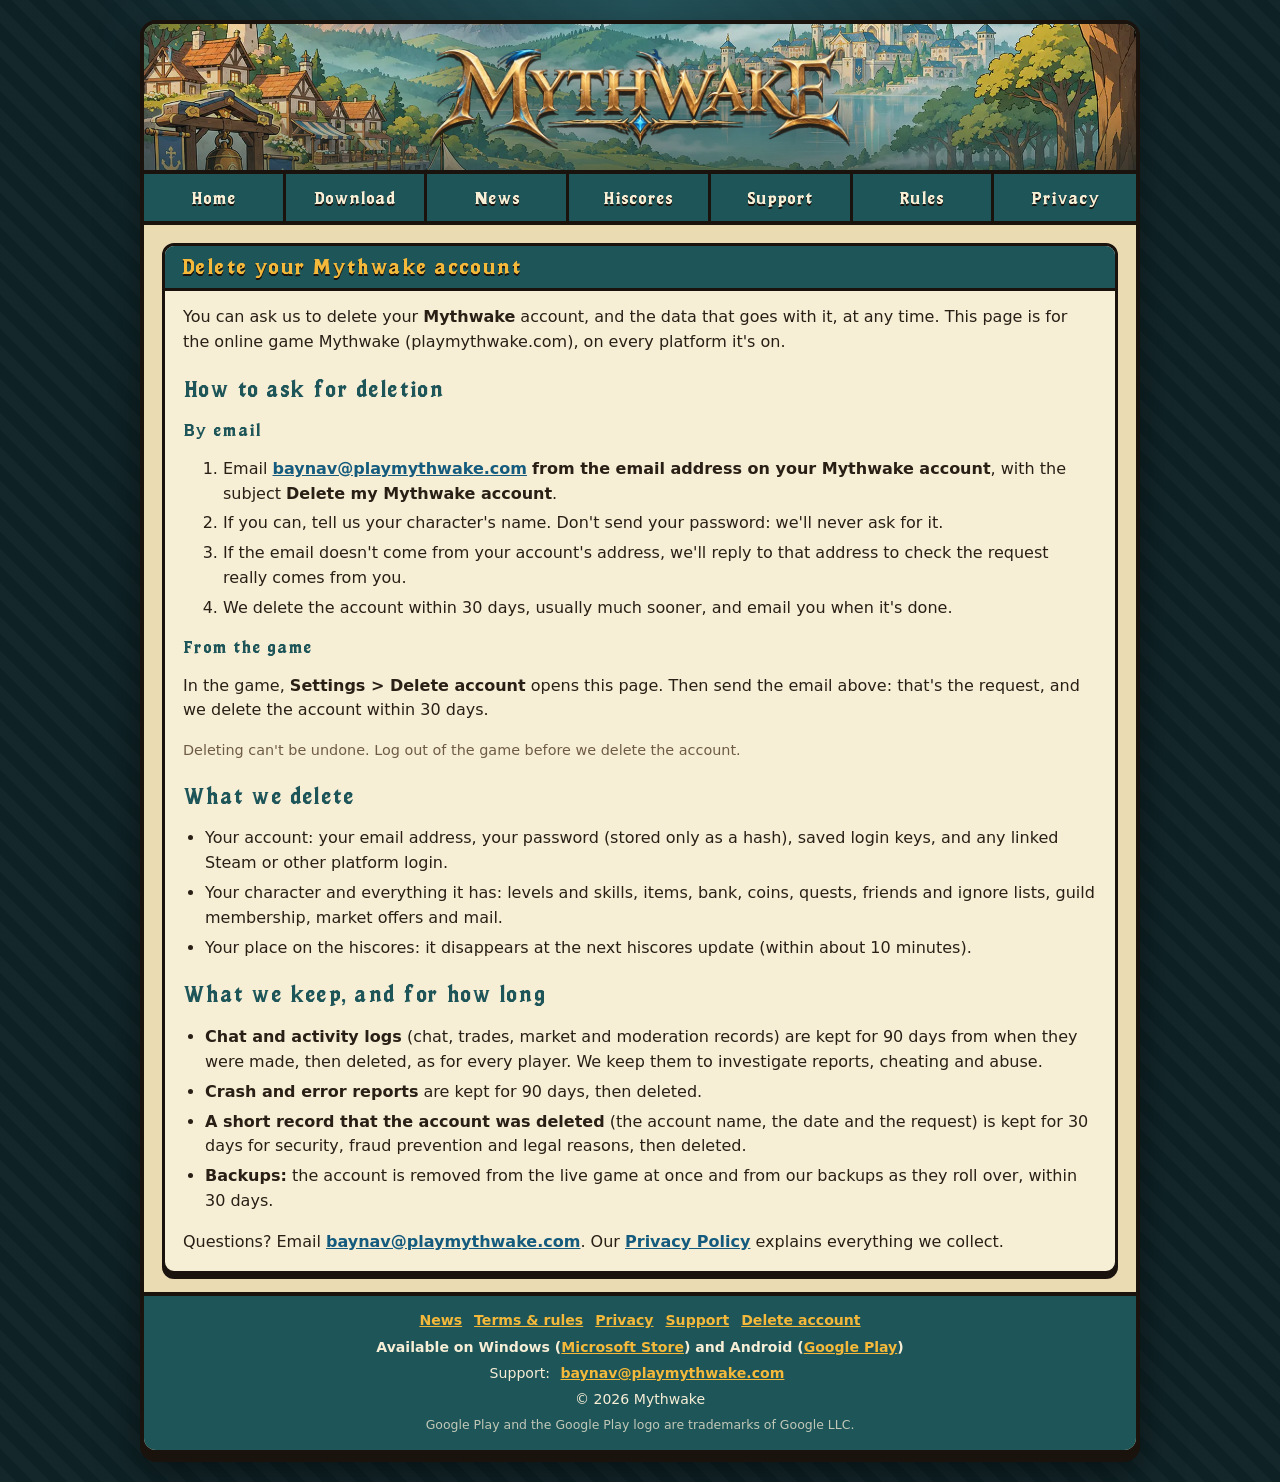
<file: delete-account.html>
<!doctype html>
<html lang="en">
<head>
<meta charset="utf-8">
<meta name="viewport" content="width=device-width, initial-scale=1">
<title>Delete your account - Mythwake</title>
<meta name="description" content="How to delete your Mythwake account and its data, and what is deleted and kept.">
<meta name="theme-color" content="#1d5559">
<link rel="icon" href="img/favicon.png" type="image/png">
<link rel="apple-touch-icon" href="img/apple-touch-icon.png">
<link rel="preload" href="fonts/MythwakeBold.ttf?v=1.100" as="font" type="font/ttf" crossorigin>
<link rel="stylesheet" href="css/site.css?v=13">
</head>
<body>
<a class="skip" href="#main">Skip to content</a>
<div class="frame">
  <a class="banner page-banner" href="./" aria-label="Mythwake home">
    <picture>
      <source srcset="img/hero-960.webp 960w, img/hero-1920.webp 1920w" sizes="(max-width: 1000px) 100vw, 1000px" type="image/webp">
      <img class="bg" src="img/hero-960.webp" alt="" width="960" height="540">
    </picture>
    <img class="logo" src="img/logo.webp" alt="Mythwake" width="900" height="205">
  </a>
  <nav class="topnav" aria-label="Main">
    <a href="./">Home</a>
    <a href="download">Download</a>
    <a href="news">News</a>
    <a href="hiscores">Hiscores</a>
    <a href="support">Support</a>
    <a href="terms">Rules</a>
    <a href="privacy">Privacy</a>
  </nav>

<main id="main" class="single">
    <section class="box">
      <h1 class="box-title">Delete your Mythwake account</h1>
      <div class="box-body doc">
        <p>You can ask us to delete your <b>Mythwake</b> account, and the data that goes with it, at any time. This page
          is for the online game Mythwake (playmythwake.com), on every platform it's on.</p>

        <h2>How to ask for deletion</h2>
        <h3>By email</h3>
        <ol>
          <li>Email <a href="mailto:baynav@playmythwake.com?subject=Delete%20my%20Mythwake%20account">baynav@playmythwake.com</a>
            <b>from the email address on your Mythwake account</b>, with the subject <b>Delete my Mythwake account</b>.</li>
          <li>If you can, tell us your character's name. Don't send your password: we'll never ask for it.</li>
          <li>If the email doesn't come from your account's address, we'll reply to that address to check the request
            really comes from you.</li>
          <li>We delete the account within 30 days, usually much sooner, and email you when it's done.</li>
        </ol>
        <h3>From the game</h3>
        <p>In the game, <b>Settings &gt; Delete account</b> opens this page. Then send the email above: that's the
          request, and we delete the account within 30 days.</p>
        <p class="muted small">Deleting can't be undone. Log out of the game before we delete the account.</p>

        <h2>What we delete</h2>
        <ul>
          <li>Your account: your email address, your password (stored only as a hash), saved login keys, and any linked
            Steam or other platform login.</li>
          <li>Your character and everything it has: levels and skills, items, bank, coins, quests, friends and ignore
            lists, guild membership, market offers and mail.</li>
          <li>Your place on the hiscores: it disappears at the next hiscores update (within about 10 minutes).</li>
        </ul>

        <h2>What we keep, and for how long</h2>
        <ul>
          <li><b>Chat and activity logs</b> (chat, trades, market and moderation records) are kept for 90 days from when
            they were made, then deleted, as for every player. We keep them to investigate reports, cheating and abuse.</li>
          <li><b>Crash and error reports</b> are kept for 90 days, then deleted.</li>
          <li><b>A short record that the account was deleted</b> (the account name, the date and the request) is kept for
            30 days for security, fraud prevention and legal reasons, then deleted.</li>
          <li><b>Backups:</b> the account is removed from the live game at once and from our backups as they roll over,
            within 30 days.</li>
        </ul>

        <p>Questions? Email <a href="mailto:baynav@playmythwake.com">baynav@playmythwake.com</a>. Our
          <a href="privacy">Privacy Policy</a> explains everything we collect.</p>
      </div>
    </section>
  </main>

  <footer class="foot">
    <nav aria-label="Footer">
      <a href="news">News</a><a href="terms">Terms &amp; rules</a><a href="privacy">Privacy</a><a href="support">Support</a><a href="delete-account">Delete account</a>
    </nav>
    <p class="platforms">Available on Windows (<a data-store href="https://apps.microsoft.com/detail/9NCS6GLQ56GV?mode=direct">Microsoft Store</a>) and Android (<a data-play href="https://play.google.com/store/apps/details?id=com.playmythwake.mythwake">Google Play</a>)</p>
    <p>Support: <span data-support-email></span></p>
    <p>&copy; <span data-year>2026</span> Mythwake</p>
    <p class="legal">Google Play and the Google Play logo are trademarks of Google LLC.</p>
  </footer>
</div>
<script src="js/config.js?v=4"></script>
<script src="js/site.js?v=7"></script>
</body>
</html>
</file>
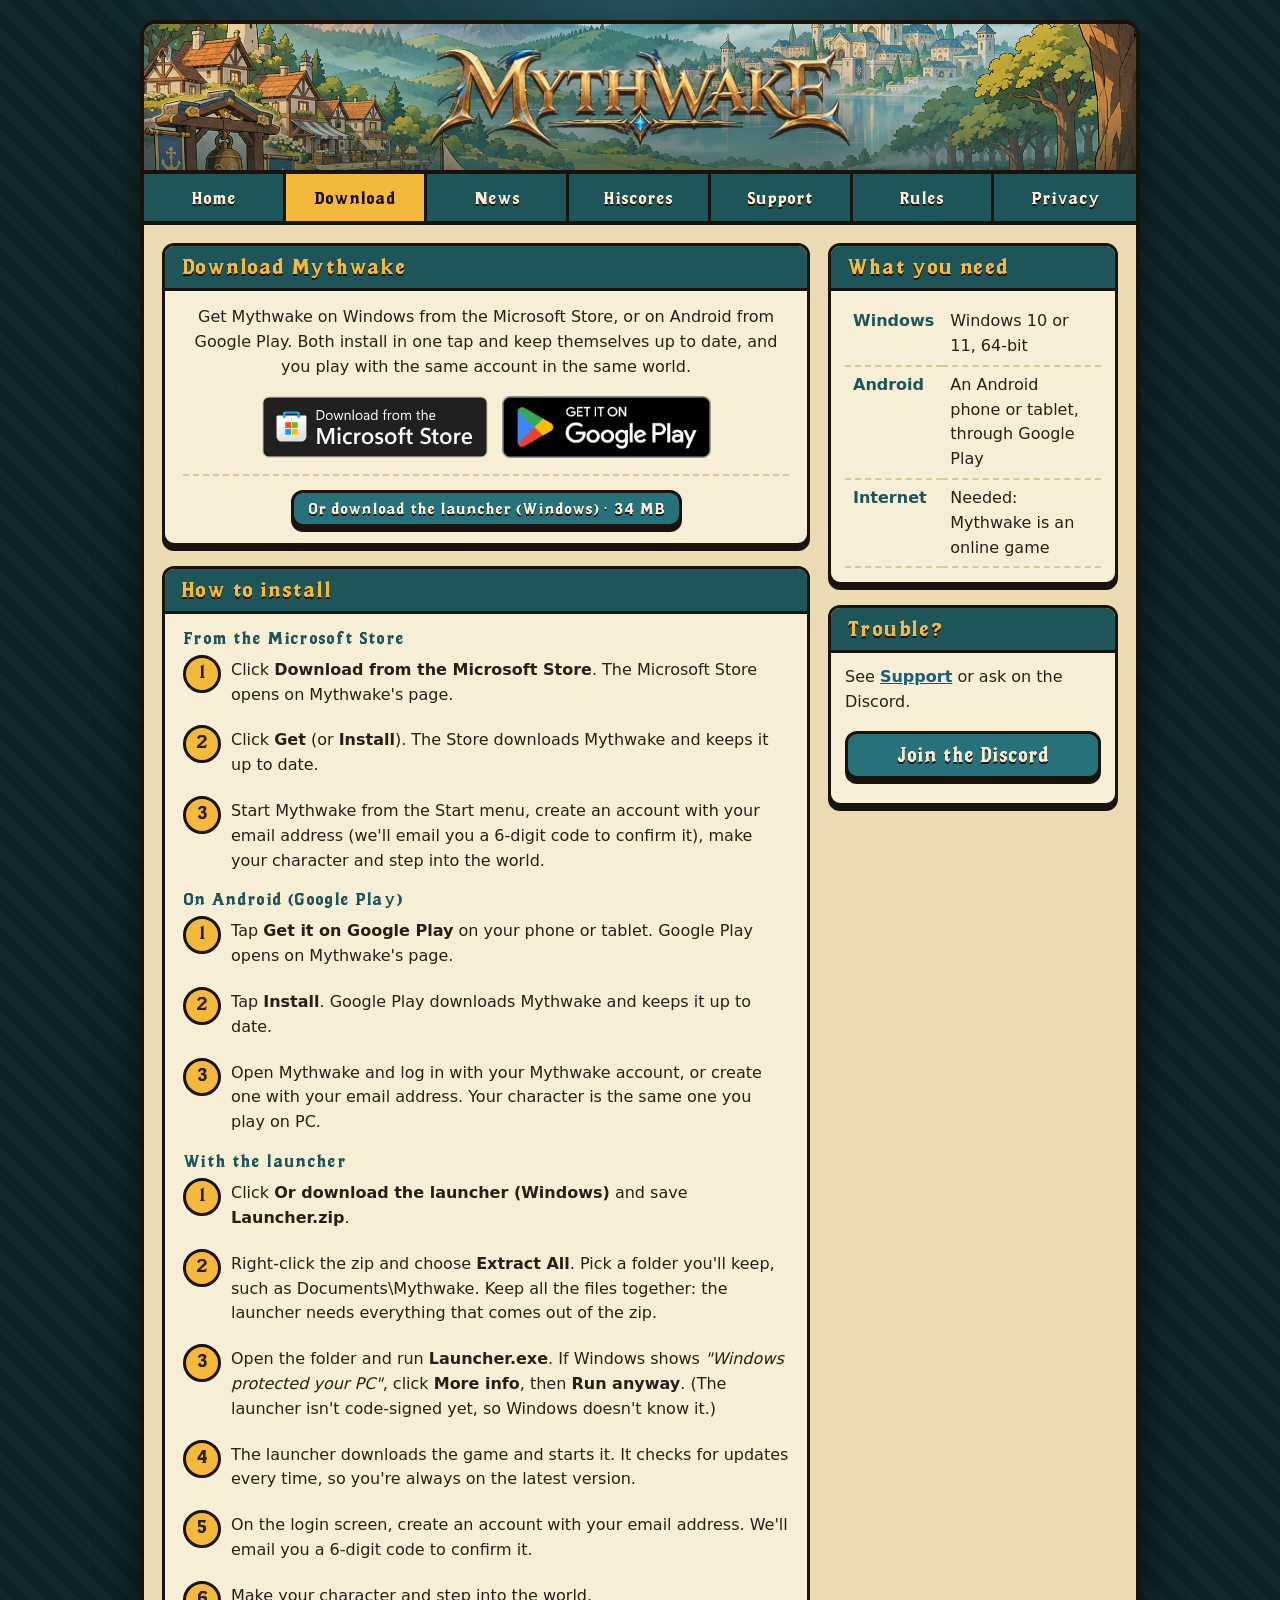
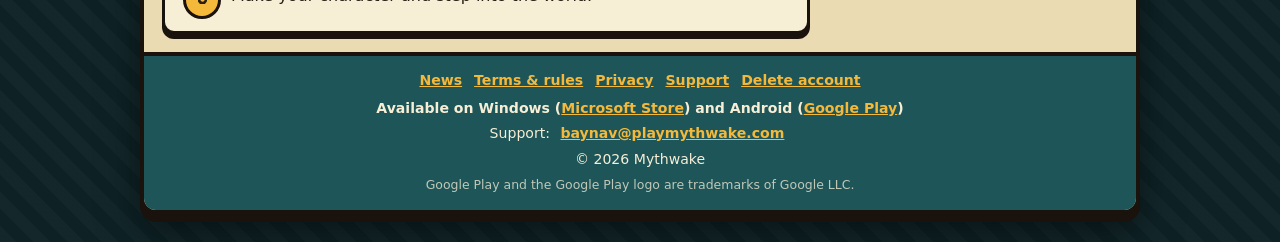
<file: download.html>
<!doctype html>
<html lang="en">
<head>
<meta charset="utf-8">
<meta name="viewport" content="width=device-width, initial-scale=1">
<title>Download - Mythwake</title>
<meta name="description" content="Get Mythwake on Windows from the Microsoft Store or on Android from Google Play, or download the launcher for Windows.">
<meta name="theme-color" content="#1d5559">
<link rel="icon" href="img/favicon.png" type="image/png">
<link rel="apple-touch-icon" href="img/apple-touch-icon.png">
<link rel="preload" href="fonts/MythwakeBold.ttf?v=1.100" as="font" type="font/ttf" crossorigin>
<link rel="stylesheet" href="css/site.css?v=13">
</head>
<body>
<a class="skip" href="#main">Skip to content</a>
<div class="frame">
  <a class="banner page-banner" href="./" aria-label="Mythwake home">
    <picture>
      <source srcset="img/hero-960.webp 960w, img/hero-1920.webp 1920w" sizes="(max-width: 1000px) 100vw, 1000px" type="image/webp">
      <img class="bg" src="img/hero-960.webp" alt="" width="960" height="540">
    </picture>
    <img class="logo" src="img/logo.webp" alt="Mythwake" width="900" height="205">
  </a>
  <nav class="topnav" aria-label="Main">
    <a href="./">Home</a>
    <a href="download" aria-current="page">Download</a>
    <a href="news">News</a>
    <a href="hiscores">Hiscores</a>
    <a href="support">Support</a>
    <a href="terms">Rules</a>
    <a href="privacy">Privacy</a>
  </nav>

<main id="main" class="cols">
    <div>
      <section class="box">
        <h1 class="box-title">Download Mythwake</h1>
        <div class="box-body center">
          <p>Get Mythwake on Windows from the Microsoft Store, or on Android from Google Play. Both install in one tap and keep themselves up to date, and you play with the same account in the same world.</p>
          <div class="store-badges"><a class="store-badge store-badge-big" data-store href="https://apps.microsoft.com/detail/9NCS6GLQ56GV?mode=direct"><img src="img/ms-store-badge.svg" alt="Download from the Microsoft Store" width="200" height="55"></a><a class="store-badge store-badge-big" data-play href="https://play.google.com/store/apps/details?id=com.playmythwake.mythwake"><img src="img/google-play-badge.png" alt="Get it on Google Play" width="185" height="55"></a></div>
          <p class="launcher-alt" id="launcher"><a class="btn btn-small btn-teal" data-download>Or download the launcher (Windows) &middot; 34 MB</a></p>
        </div>
      </section>

      <section class="box">
        <h2 class="box-title">How to install</h2>
        <div class="box-body">
          <h3 class="steps-title">From the Microsoft Store</h3>
          <ol class="steps">
            <li>Click <b>Download from the Microsoft Store</b>. The Microsoft Store opens on Mythwake's page.</li>
            <li>Click <b>Get</b> (or <b>Install</b>). The Store downloads Mythwake and keeps it up to date.</li>
            <li>Start Mythwake from the Start menu, create an account with your email address (we'll email you a 6-digit
              code to confirm it), make your character and step into the world.</li>
          </ol>
          <h3 class="steps-title">On Android (Google Play)</h3>
          <ol class="steps">
            <li>Tap <b>Get it on Google Play</b> on your phone or tablet. Google Play opens on Mythwake's page.</li>
            <li>Tap <b>Install</b>. Google Play downloads Mythwake and keeps it up to date.</li>
            <li>Open Mythwake and log in with your Mythwake account, or create one with your email address. Your character
              is the same one you play on PC.</li>
          </ol>
          <h3 class="steps-title">With the launcher</h3>
          <ol class="steps">
            <li>Click <b>Or download the launcher (Windows)</b> and save <b>Launcher.zip</b>.</li>
            <li>Right-click the zip and choose <b>Extract All</b>. Pick a folder you'll keep, such as Documents\Mythwake.
              Keep all the files together: the launcher needs everything that comes out of the zip.</li>
            <li>Open the folder and run <b>Launcher.exe</b>. If Windows shows <i>"Windows protected your PC"</i>, click
              <b>More info</b>, then <b>Run anyway</b>. (The launcher isn't code-signed yet, so Windows doesn't know it.)</li>
            <li>The launcher downloads the game and starts it. It checks for updates every time, so you're always on the
              latest version.</li>
            <li>On the login screen, create an account with your email address. We'll email you a 6-digit code to
              confirm it.</li>
            <li>Make your character and step into the world.</li>
          </ol>
        </div>
      </section>
    </div>

    <aside class="side">
      <section class="box">
        <h2 class="box-title">What you need</h2>
        <div class="box-body">
          <table class="reqs">
            <tr><th>Windows</th><td>Windows 10 or 11, 64-bit</td></tr>
            <tr><th>Android</th><td>An Android phone or tablet, through Google Play</td></tr>
            <tr><th>Internet</th><td>Needed: Mythwake is an online game</td></tr>
          </table>
        </div>
      </section>
      <section class="box">
        <h2 class="box-title">Trouble?</h2>
        <div class="box-body">
          <p>See <a href="support">Support</a> or ask on the Discord.</p>
          <a class="btn btn-teal btn-block" data-discord>Join the Discord</a>
          <p class="note" data-discord-note></p>
        </div>
      </section>
    </aside>
  </main>

  <footer class="foot">
    <nav aria-label="Footer">
      <a href="news">News</a><a href="terms">Terms &amp; rules</a><a href="privacy">Privacy</a><a href="support">Support</a><a href="delete-account">Delete account</a>
    </nav>
    <p class="platforms">Available on Windows (<a data-store href="https://apps.microsoft.com/detail/9NCS6GLQ56GV?mode=direct">Microsoft Store</a>) and Android (<a data-play href="https://play.google.com/store/apps/details?id=com.playmythwake.mythwake">Google Play</a>)</p>
    <p>Support: <span data-support-email></span></p>
    <p>&copy; <span data-year>2026</span> Mythwake</p>
    <p class="legal">Google Play and the Google Play logo are trademarks of Google LLC.</p>
  </footer>
</div>
<script src="js/config.js?v=4"></script>
<script src="js/site.js?v=7"></script>
</body>
</html>
</file>
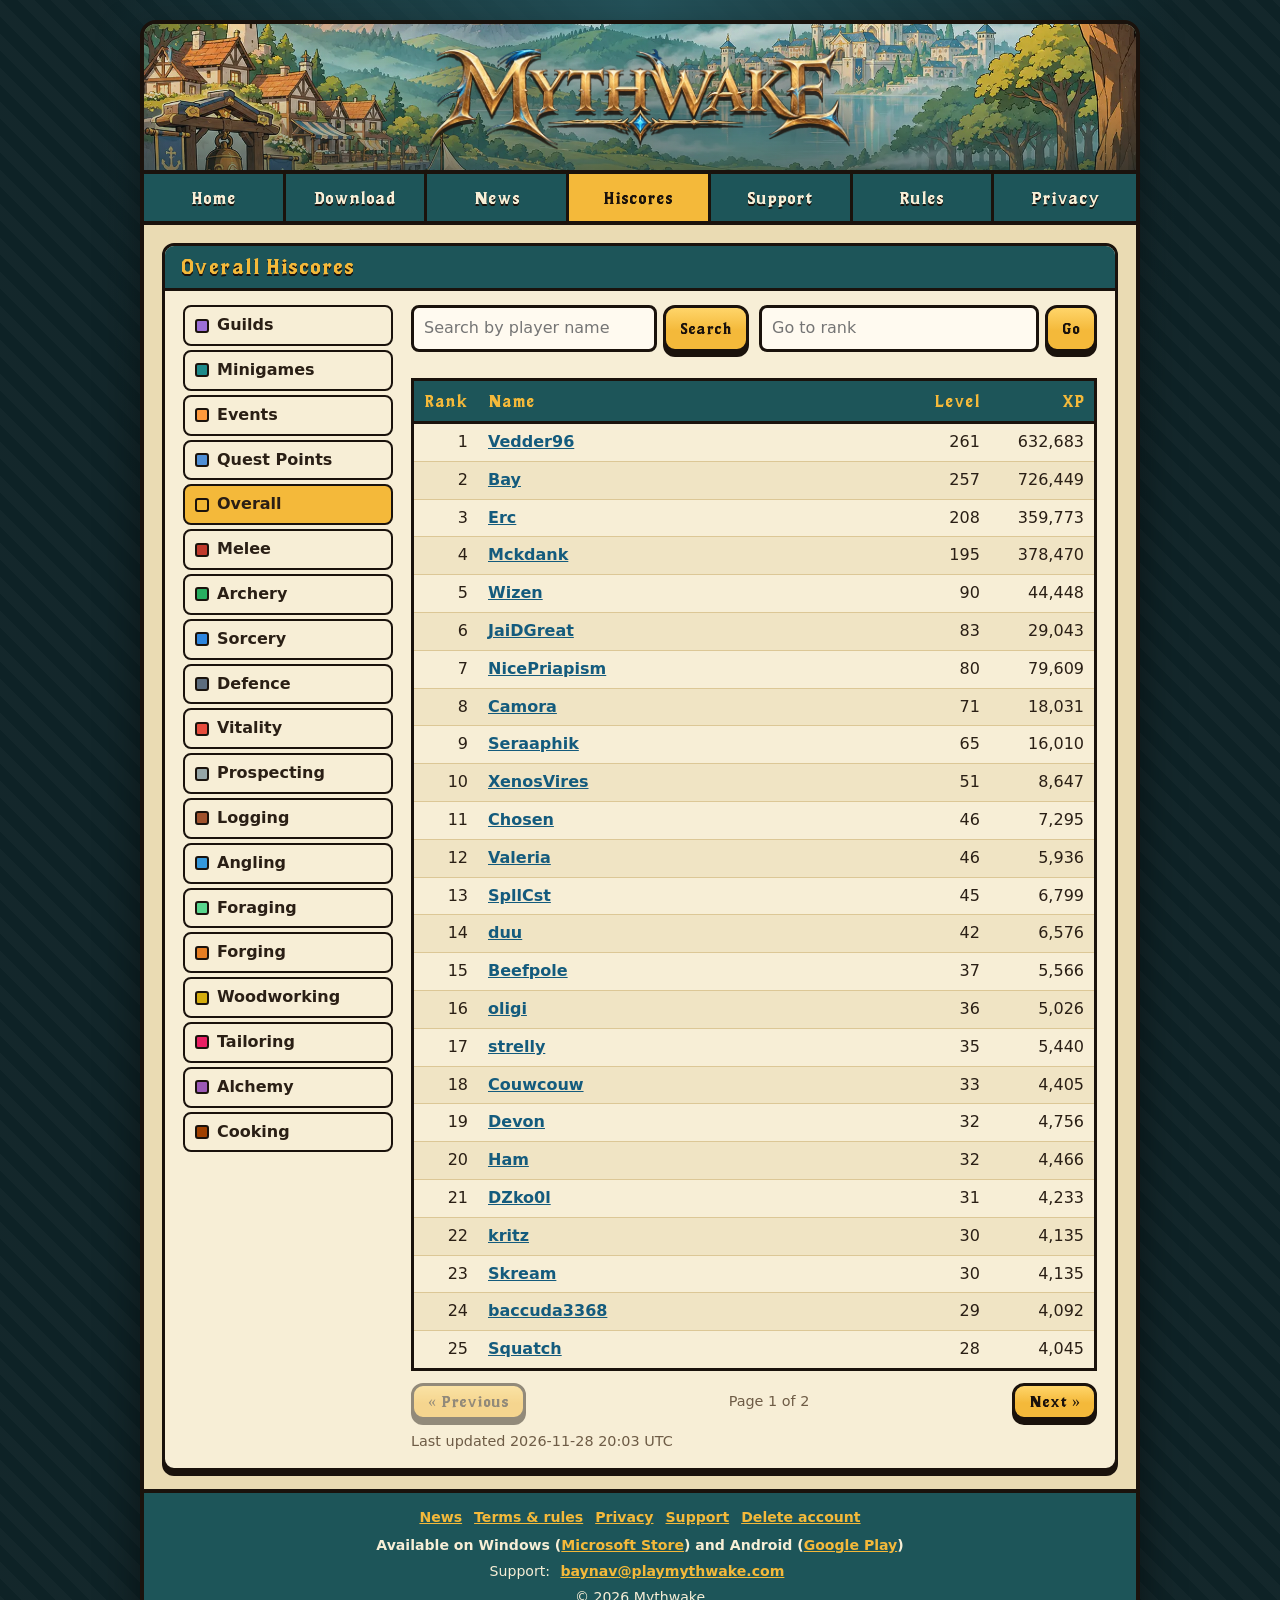
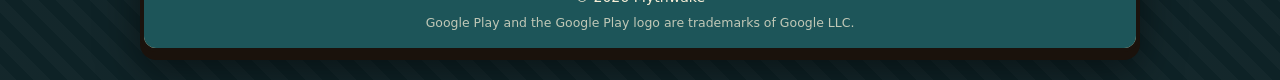
<file: hiscores.html>
<!doctype html>
<html lang="en">
<head>
<meta charset="utf-8">
<meta name="viewport" content="width=device-width, initial-scale=1">
<title>Hiscores - Mythwake</title>
<meta name="description" content="Mythwake hiscores: the top players in every skill.">
<meta name="theme-color" content="#1d5559">
<link rel="icon" href="img/favicon.png" type="image/png">
<link rel="apple-touch-icon" href="img/apple-touch-icon.png">
<link rel="preload" href="fonts/MythwakeBold.ttf?v=1.100" as="font" type="font/ttf" crossorigin>
<link rel="stylesheet" href="css/site.css?v=13">
</head>
<body>
<a class="skip" href="#main">Skip to content</a>
<div class="frame">
  <a class="banner page-banner" href="./" aria-label="Mythwake home">
    <picture>
      <source srcset="img/hero-960.webp 960w, img/hero-1920.webp 1920w" sizes="(max-width: 1000px) 100vw, 1000px" type="image/webp">
      <img class="bg" src="img/hero-960.webp" alt="" width="960" height="540">
    </picture>
    <img class="logo" src="img/logo.webp" alt="Mythwake" width="900" height="205">
  </a>
  <nav class="topnav" aria-label="Main">
    <a href="./">Home</a>
    <a href="download">Download</a>
    <a href="news">News</a>
    <a href="hiscores" aria-current="page">Hiscores</a>
    <a href="support">Support</a>
    <a href="terms">Rules</a>
    <a href="privacy">Privacy</a>
  </nav>

<main id="main" class="single">
    <section class="box">
      <h1 class="box-title" id="hs-title">Hiscores</h1>
      <div class="box-body">
        <div class="hs">
          <nav class="hs-skills" id="hs-skills" aria-label="Skills"></nav>
          <div>
            <div class="hs-forms">
              <form id="hs-search-form">
                <label class="skip" for="hs-search">Player name</label>
                <input id="hs-search" type="search" placeholder="Search by player name" autocomplete="off">
                <button class="btn btn-small" type="submit">Search</button>
              </form>
              <form id="hs-rank-form">
                <label class="skip" for="hs-rank">Rank</label>
                <input id="hs-rank" type="number" min="1" placeholder="Go to rank">
                <button class="btn btn-small" type="submit">Go</button>
              </form>
            </div>
            <div class="hs-boards" id="hs-boards" hidden></div>
            <div id="hs-table-wrap">
              <table class="hs-table">
                <thead><tr id="hs-head"><th>Rank</th><th>Name</th><th>Level</th><th>XP</th></tr></thead>
                <tbody id="hs-rows"></tbody>
              </table>
              <div class="hs-bar">
                <button class="btn btn-small" type="button" id="hs-prev">&laquo; Previous</button>
                <span class="small muted" id="hs-pageinfo"></span>
                <button class="btn btn-small" type="button" id="hs-next">Next &raquo;</button>
              </div>
            </div>
            <div id="hs-player" hidden></div>
            <p class="note muted" id="hs-updated"></p>
            <noscript><p class="hs-empty">The hiscores need JavaScript turned on.</p></noscript>
          </div>
        </div>
      </div>
    </section>
  </main>

  <footer class="foot">
    <nav aria-label="Footer">
      <a href="news">News</a><a href="terms">Terms &amp; rules</a><a href="privacy">Privacy</a><a href="support">Support</a><a href="delete-account">Delete account</a>
    </nav>
    <p class="platforms">Available on Windows (<a data-store href="https://apps.microsoft.com/detail/9NCS6GLQ56GV?mode=direct">Microsoft Store</a>) and Android (<a data-play href="https://play.google.com/store/apps/details?id=com.playmythwake.mythwake">Google Play</a>)</p>
    <p>Support: <span data-support-email></span></p>
    <p>&copy; <span data-year>2026</span> Mythwake</p>
    <p class="legal">Google Play and the Google Play logo are trademarks of Google LLC.</p>
  </footer>
</div>
<script src="js/config.js?v=4"></script>
<script src="data/hiscores.js"></script>
<script src="js/hiscores.js?v=8"></script>
<script src="js/site.js?v=7"></script>
</body>
</html>
</file>
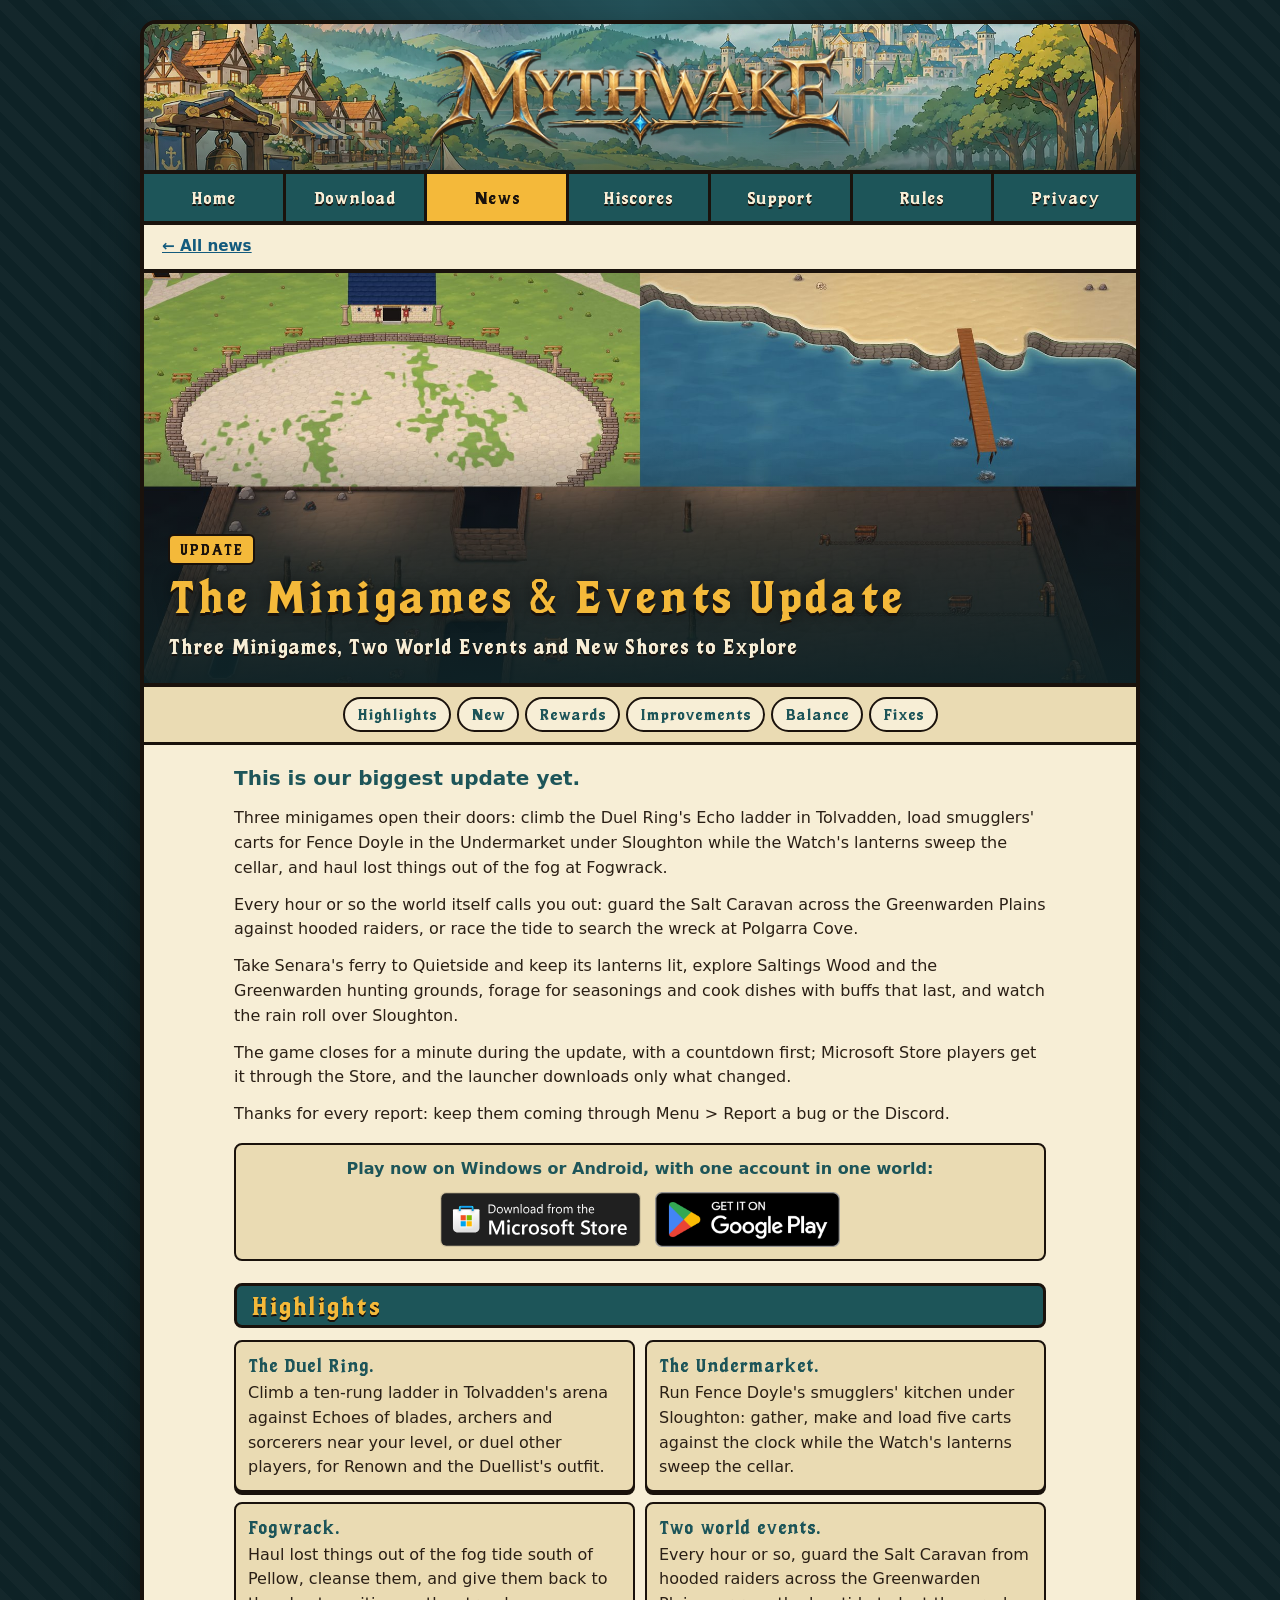
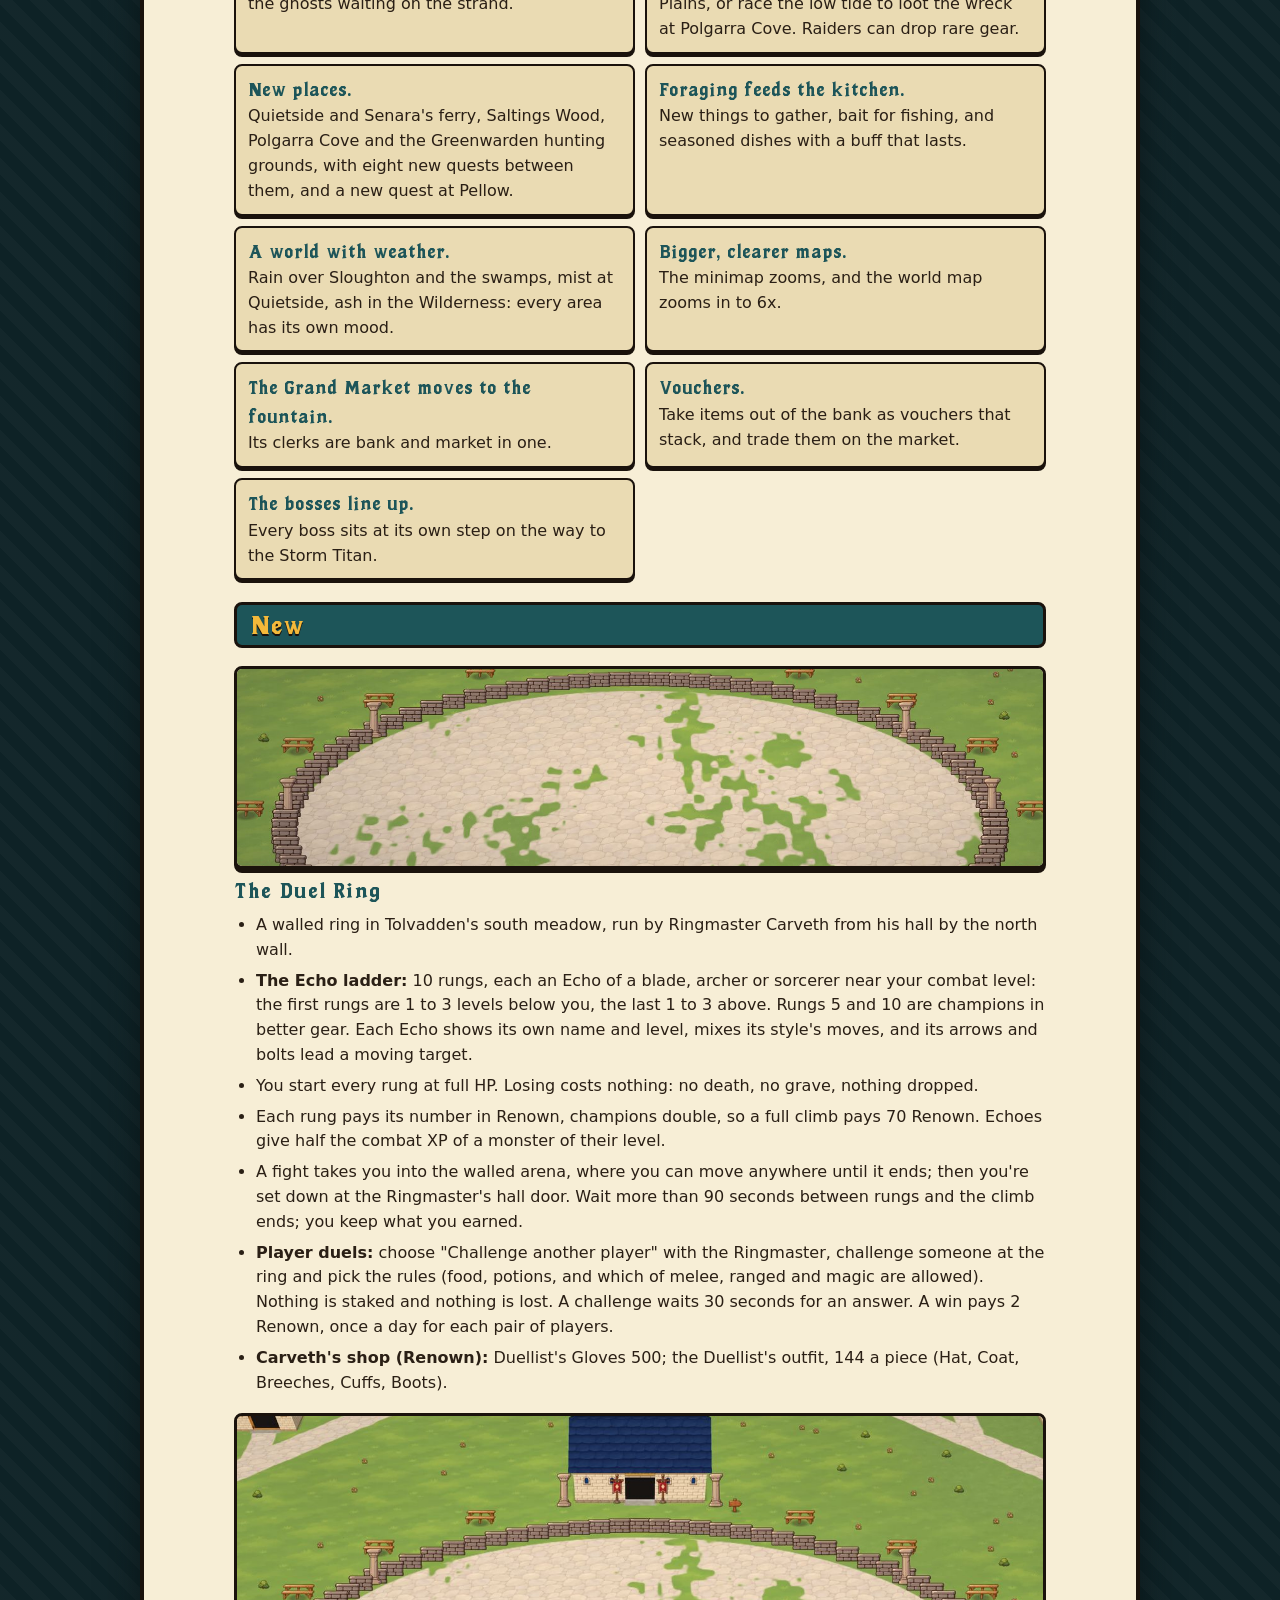
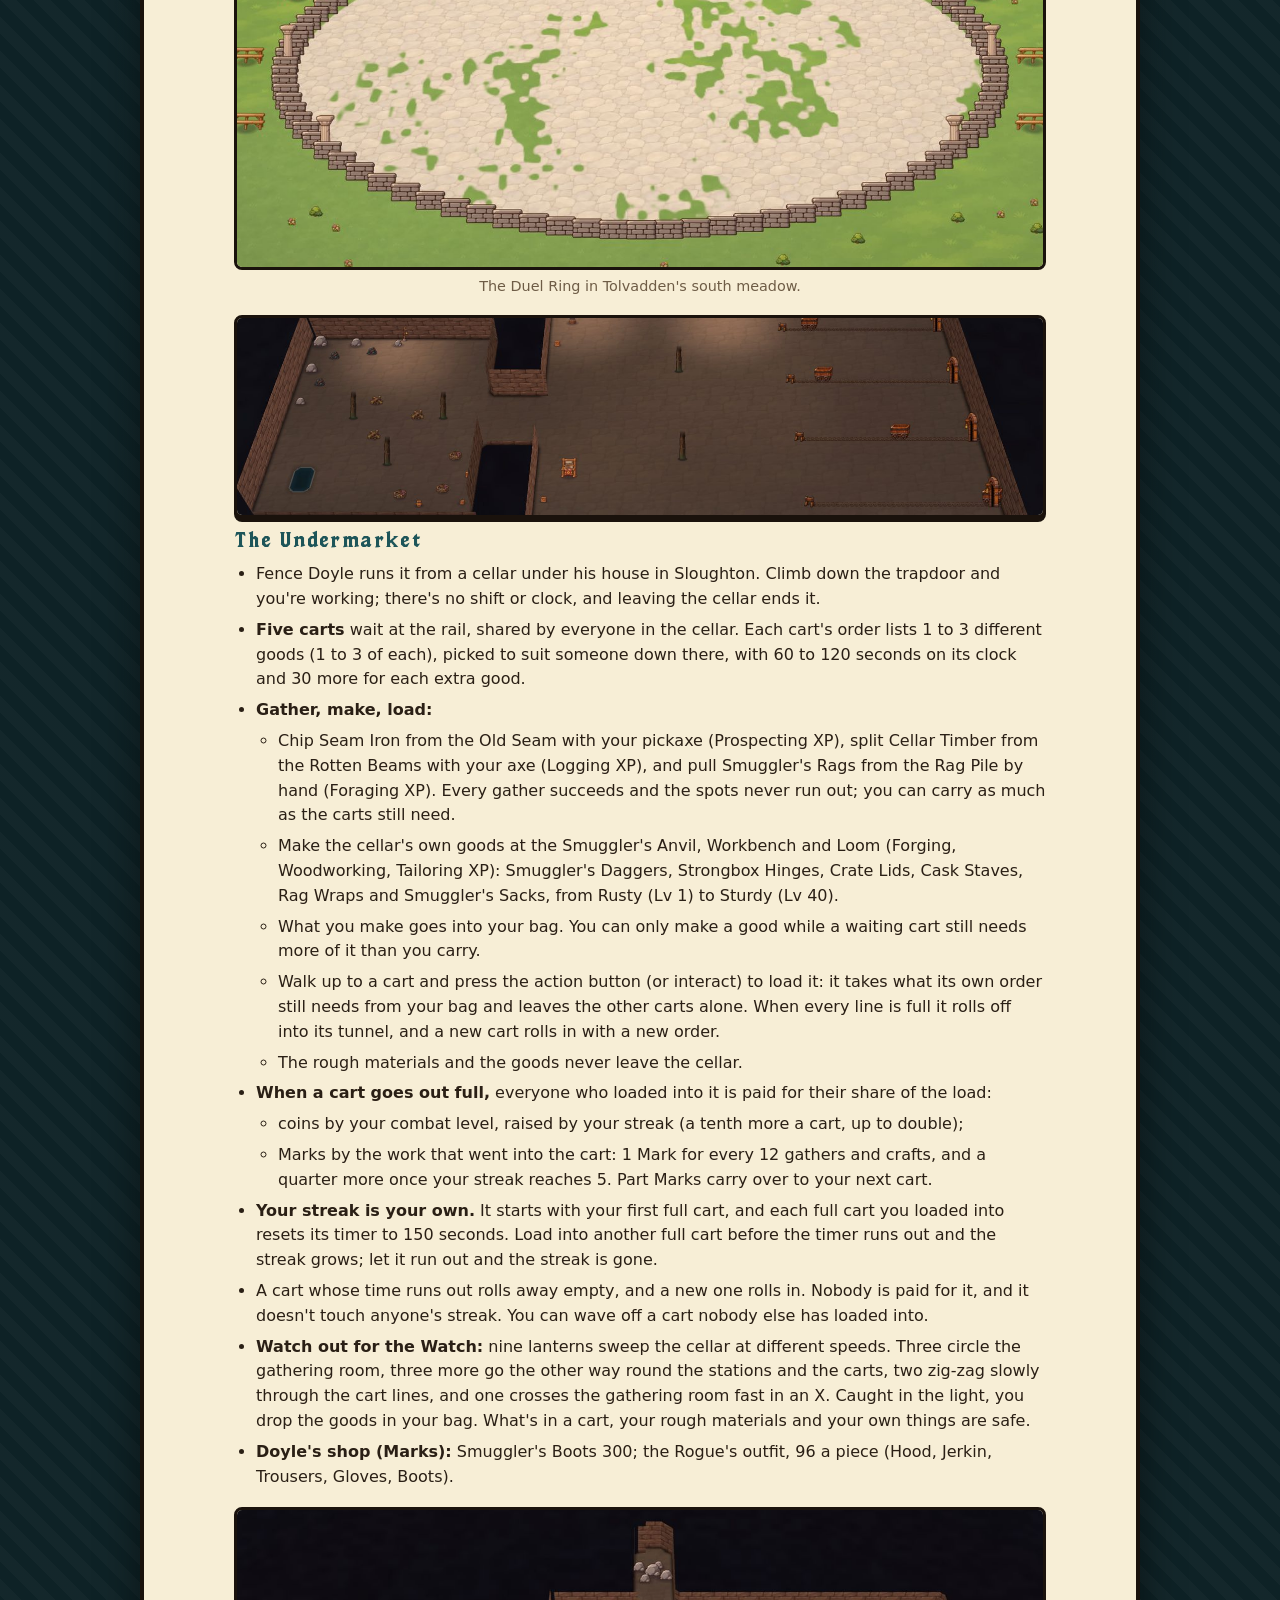
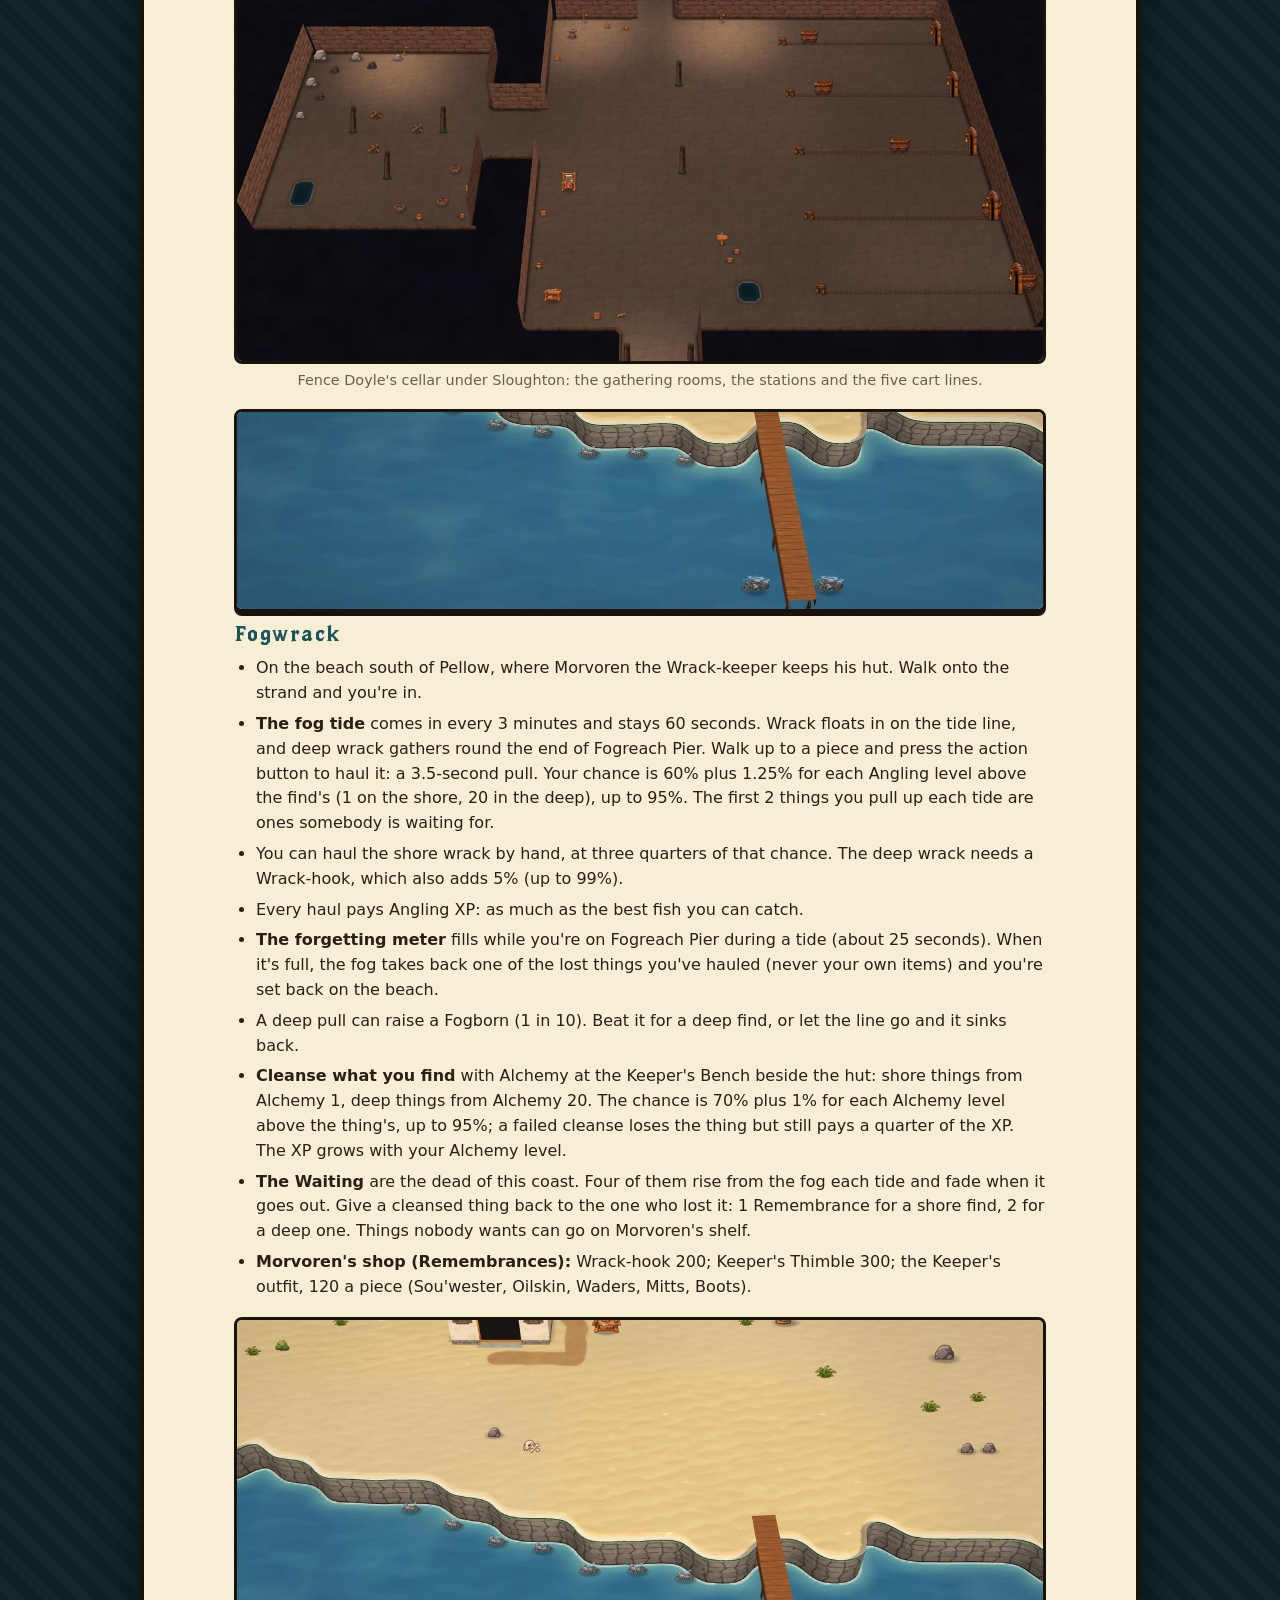
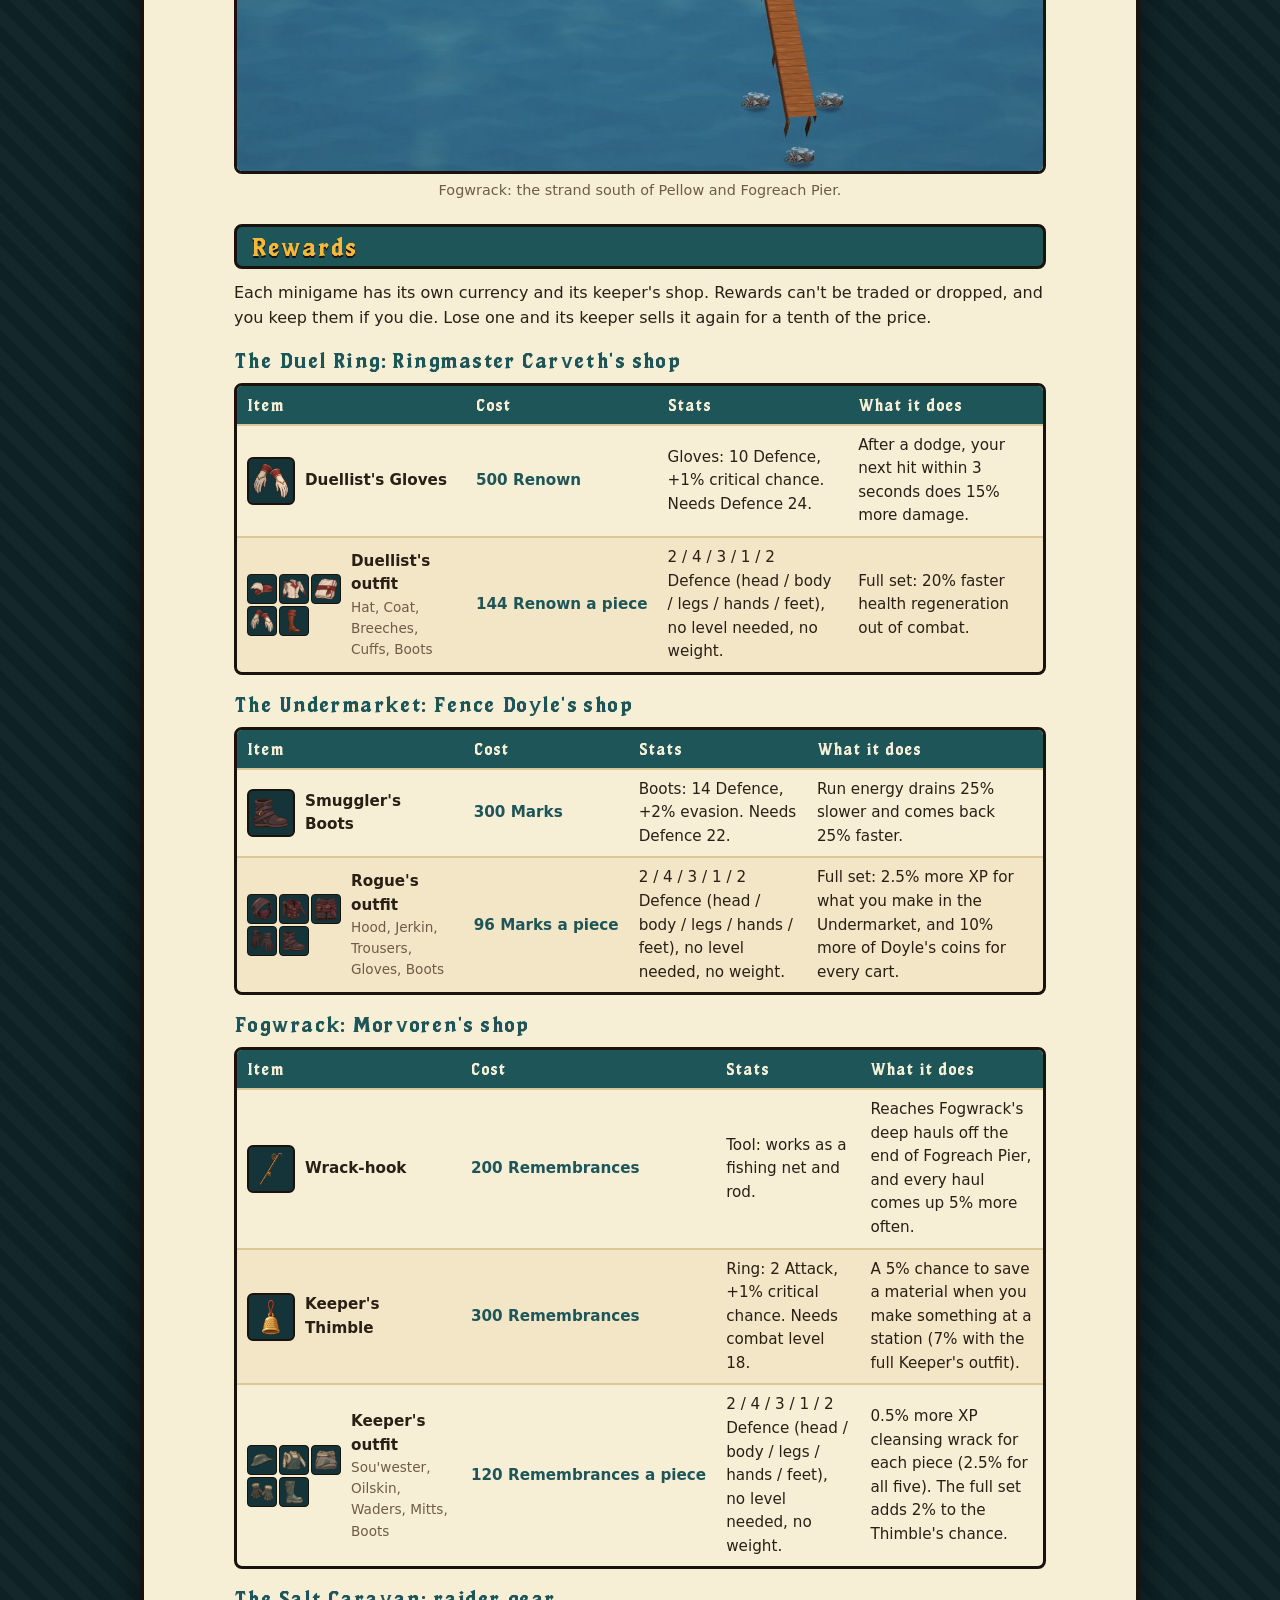
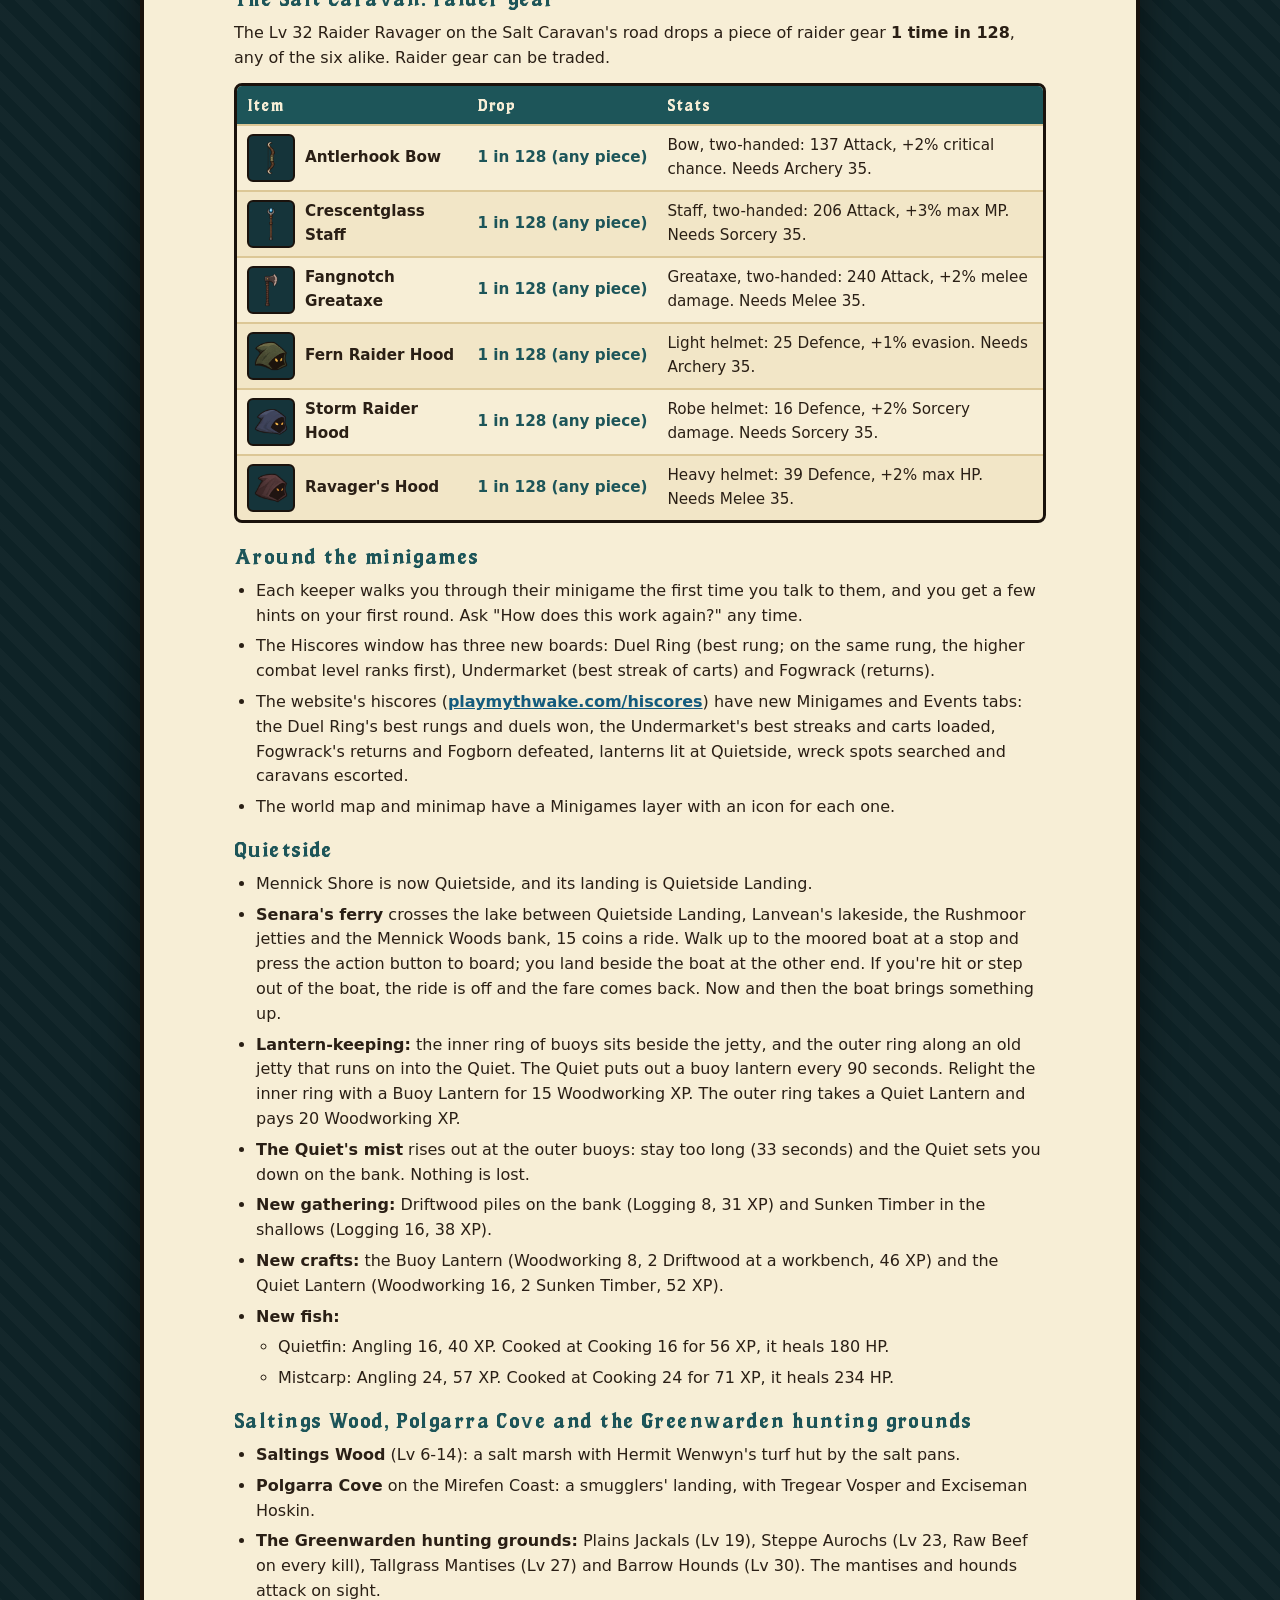
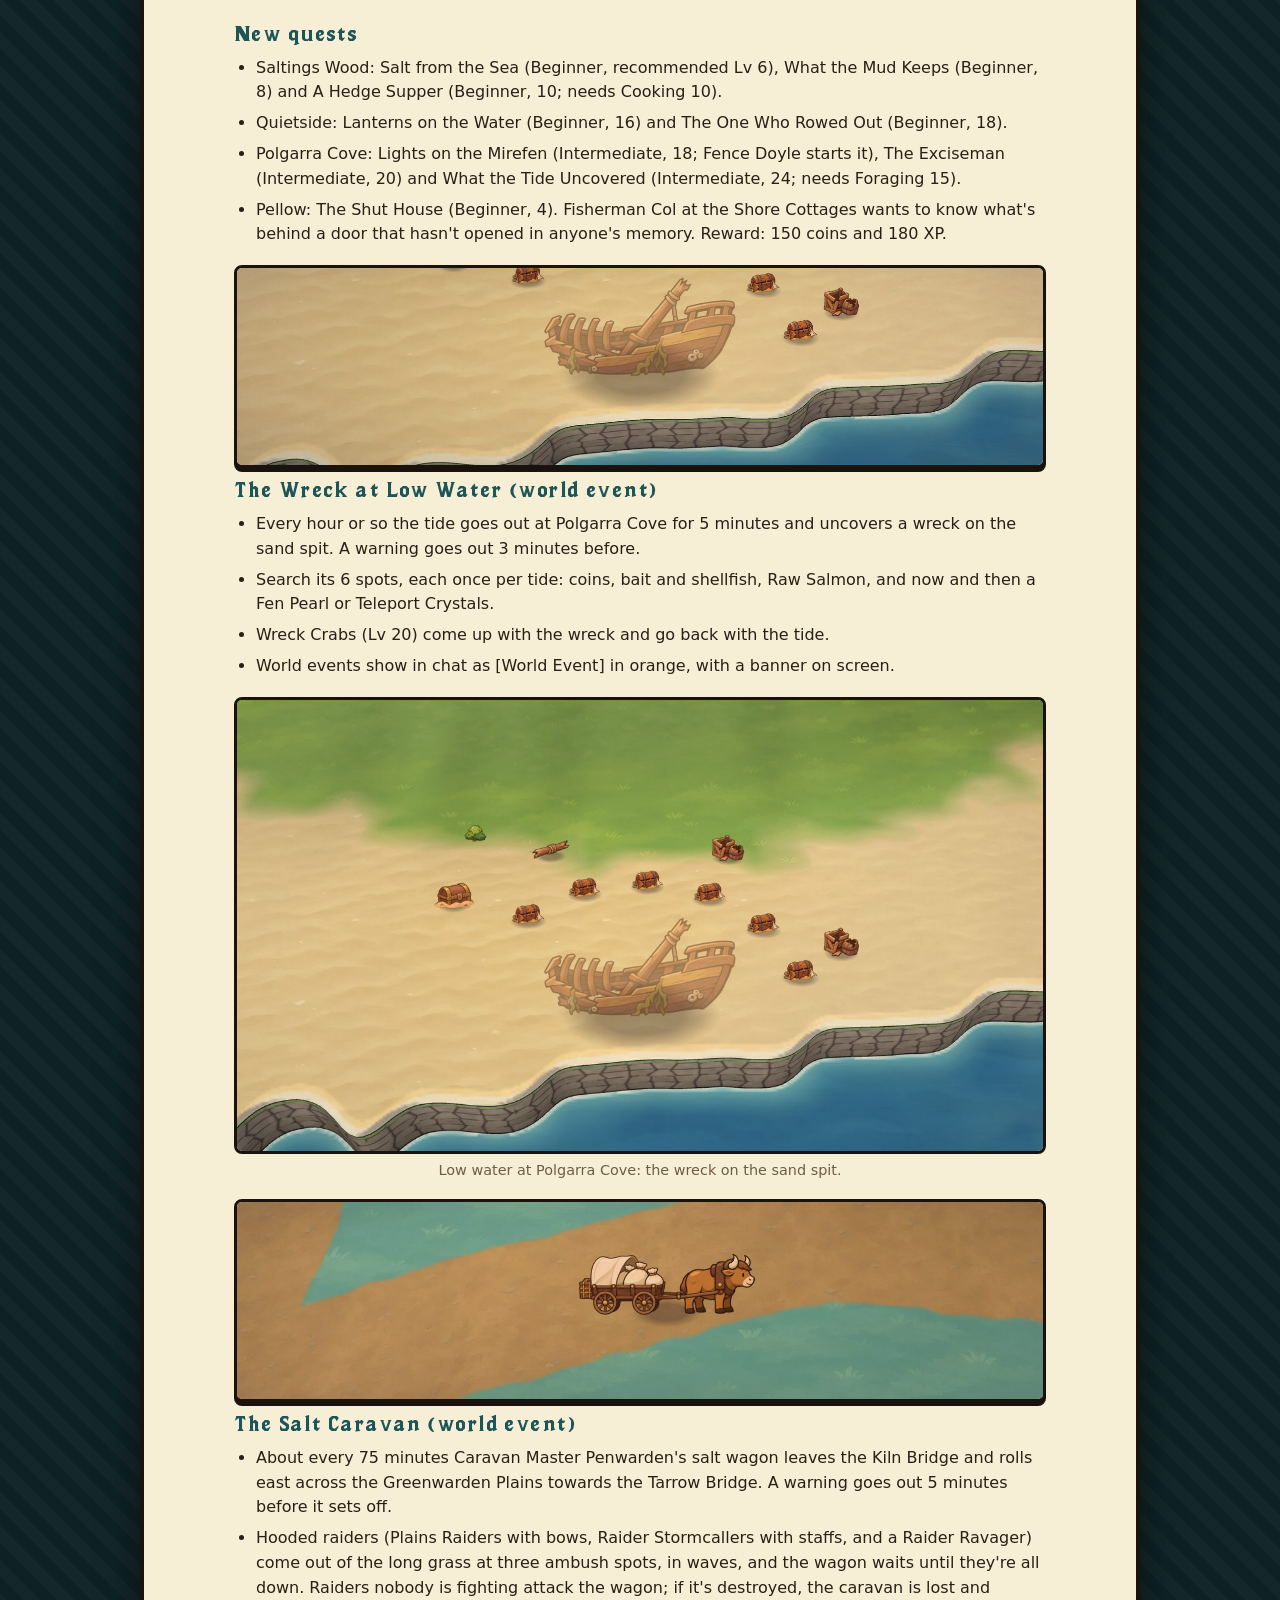
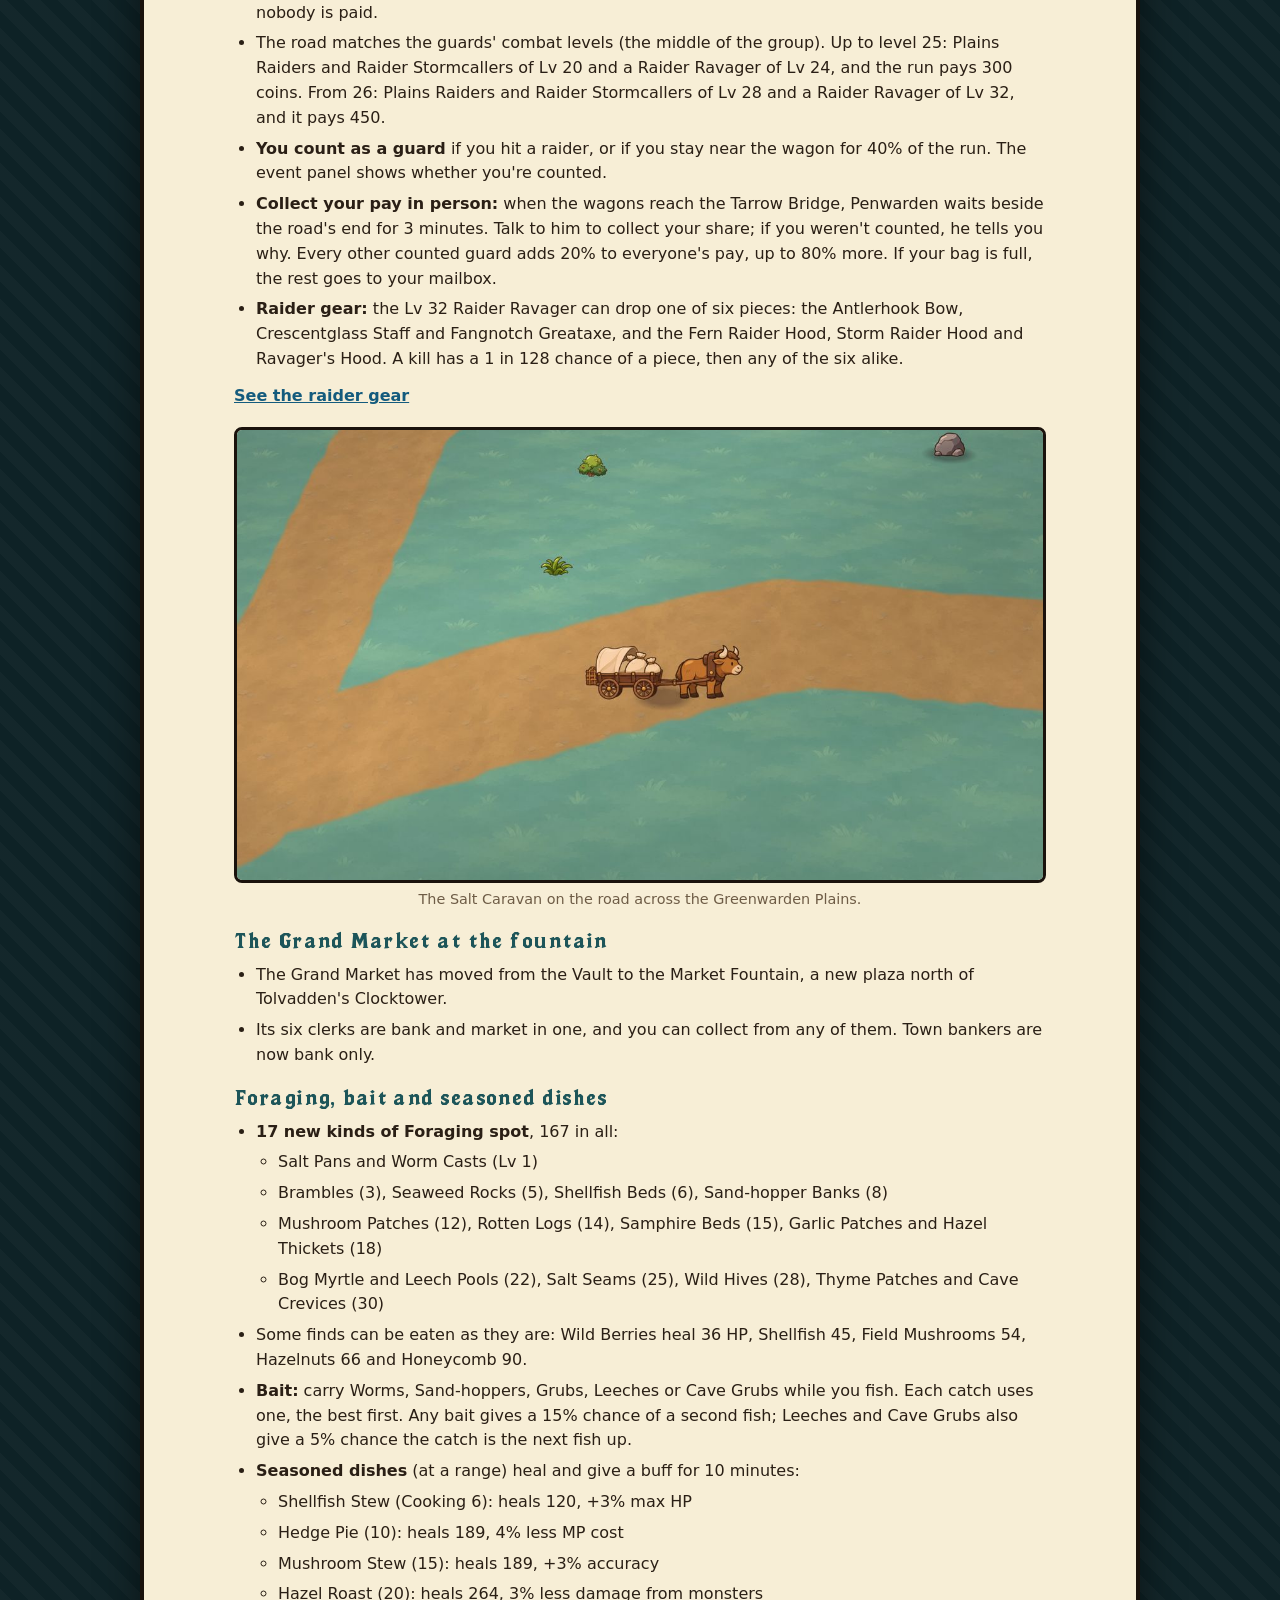
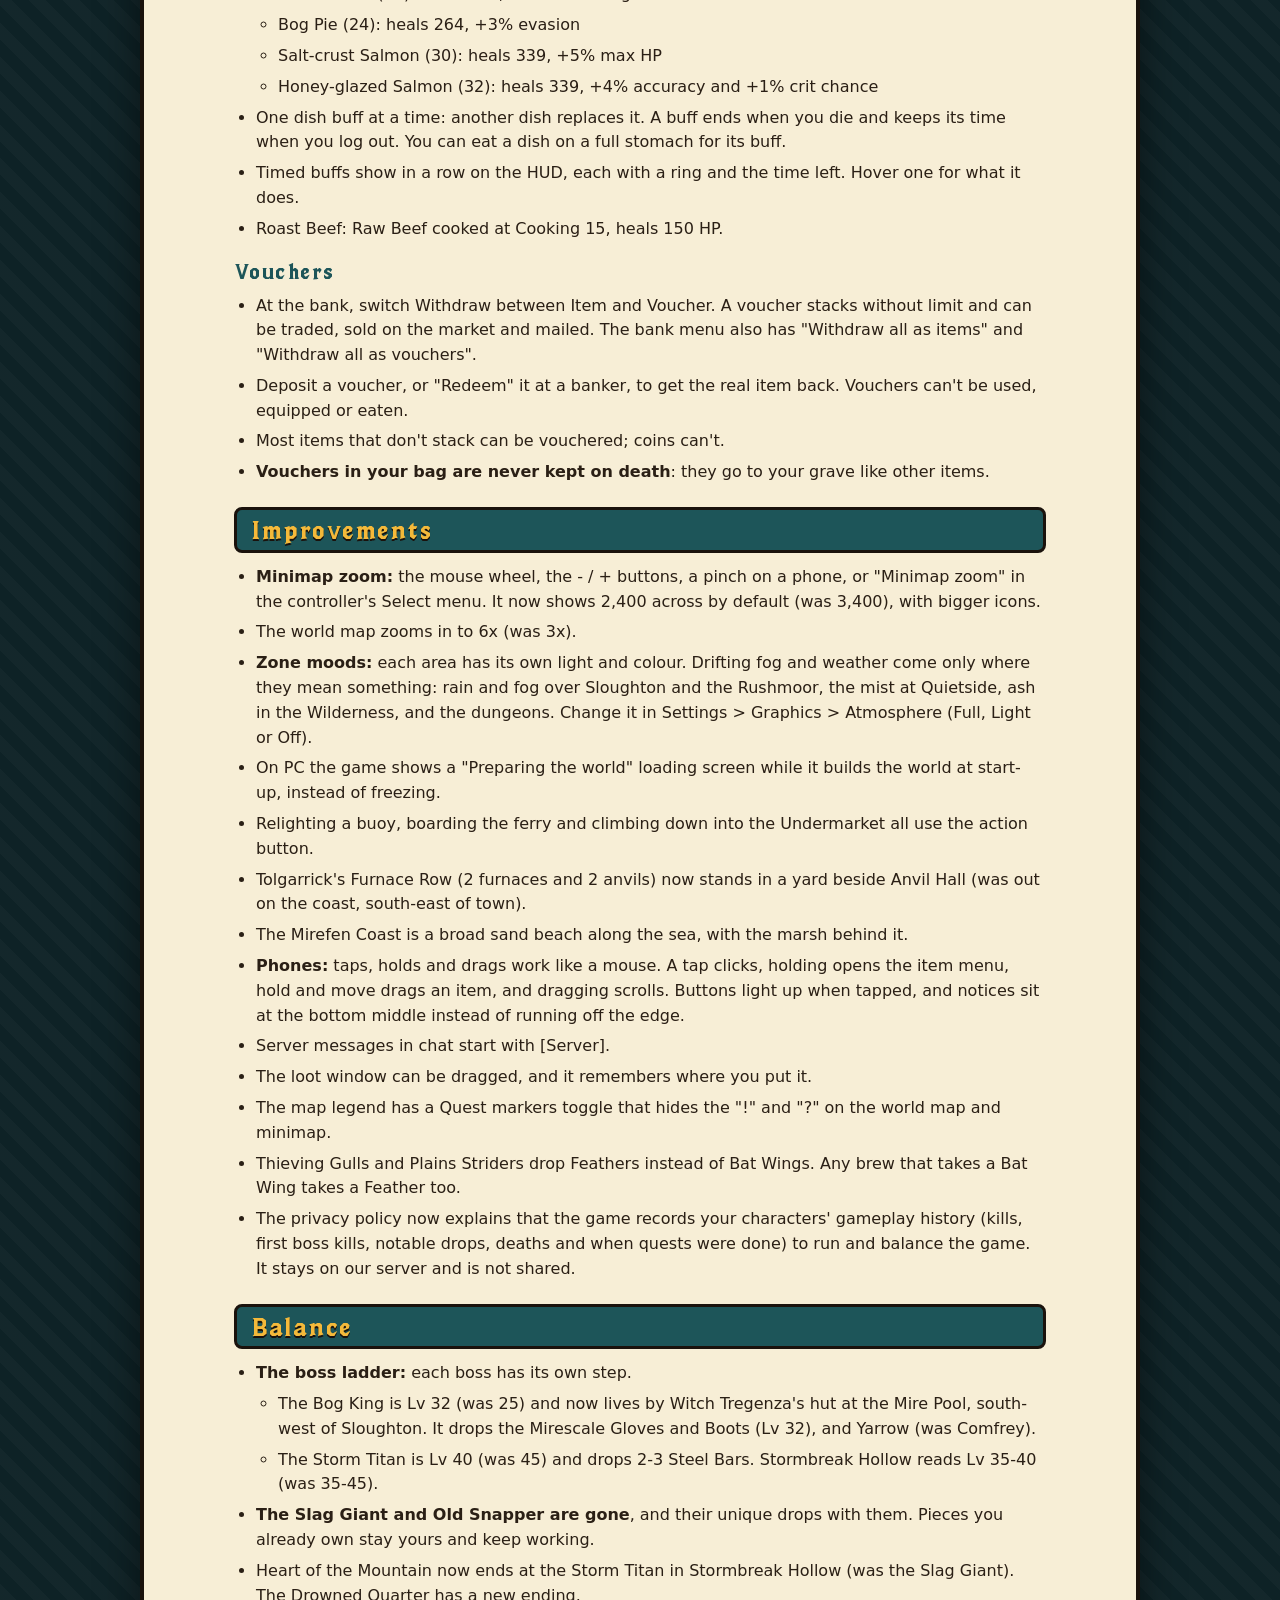
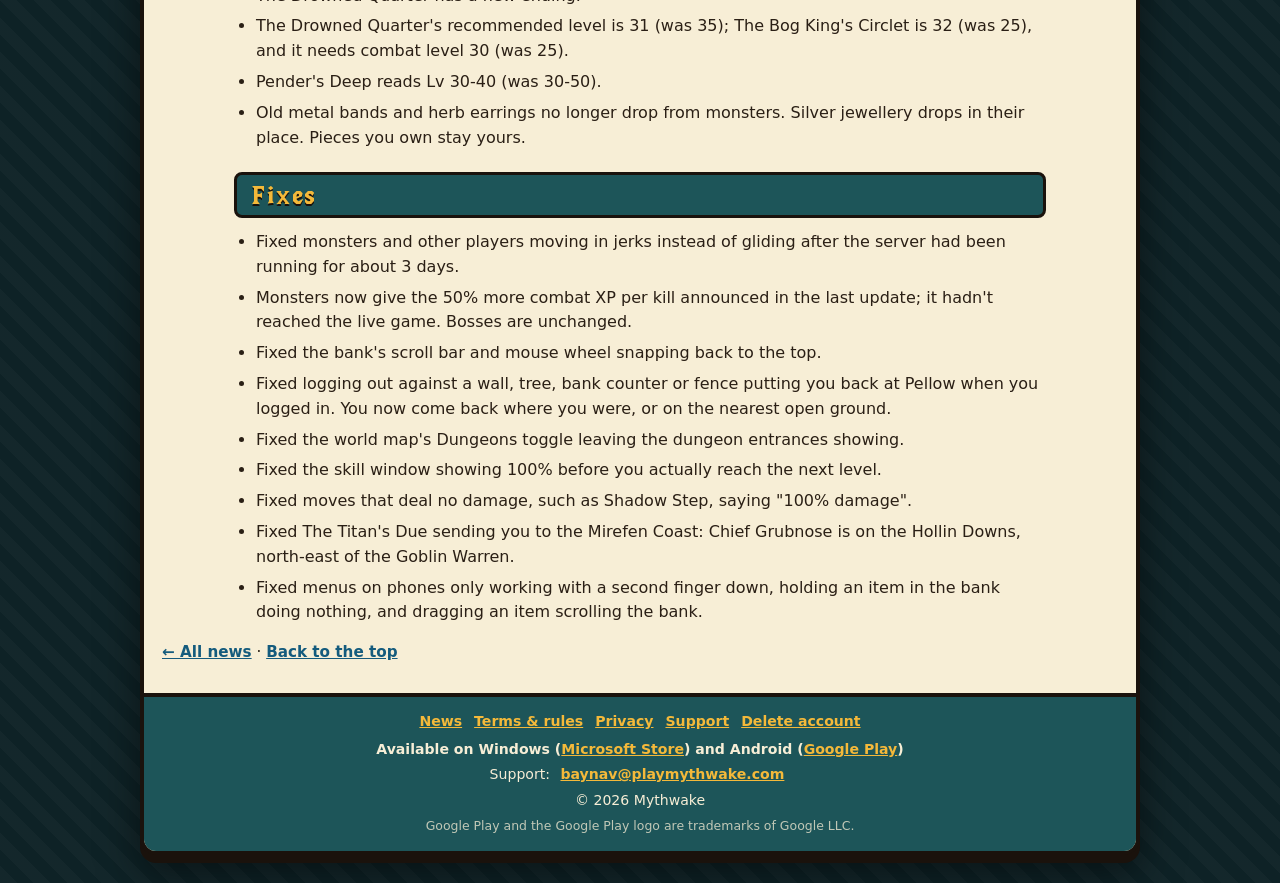
<file: minigames-and-events.html>
<!doctype html>
<html lang="en">
<head>
<meta charset="utf-8">
<meta name="viewport" content="width=device-width, initial-scale=1">
<title>The Minigames &amp; Events Update - Mythwake</title>
<meta name="description" content="
This is our biggest update yet. Three minigames open their doors: climb the Duel Ring&#x27;s Echo ladder in Tolvadden, load smugglers&#x27; carts for Fence Doyle in the Undermarket under Sloughton while the Watch&#x27;s lanterns sweep the cellar, and haul lost things out of the fog at Fogwrack.">
<meta name="theme-color" content="#1d5559">
<meta property="og:title" content="The Minigames &amp; Events Update">
<meta property="og:description" content="
This is our biggest update yet. Three minigames open their doors: climb the Duel Ring&#x27;s Echo ladder in Tolvadden, load smugglers&#x27; carts for Fence Doyle in the Undermarket under Sloughton while the Watch&#x27;s lanterns sweep the cellar, and haul lost things out of the fog at Fogwrack.">
<meta property="og:image" content="https://playmythwake.com/img/updates/minigames-and-events/og-1200.jpg">
<link rel="icon" href="img/favicon.png" type="image/png">
<link rel="alternate" type="application/rss+xml" title="Mythwake News" href="https://playmythwake.com/news.xml">
<link rel="apple-touch-icon" href="img/apple-touch-icon.png">
<link rel="preload" href="fonts/MythwakeBold.ttf?v=1.100" as="font" type="font/ttf" crossorigin>
<link rel="stylesheet" href="css/site.css?v=13">
<link rel="stylesheet" href="css/update.css?v=2">
</head>
<body>
<a class="skip" href="#main">Skip to content</a>
<div class="frame">
  <a class="banner page-banner" href="./" aria-label="Mythwake home">
    <picture>
      <source srcset="img/hero-960.webp 960w, img/hero-1920.webp 1920w" sizes="(max-width: 1000px) 100vw, 1000px" type="image/webp">
      <img class="bg" src="img/hero-960.webp" alt="" width="960" height="540">
    </picture>
    <img class="logo" src="img/logo.webp" alt="Mythwake" width="900" height="205">
  </a>
  <nav class="topnav" aria-label="Main">
    <a href="./">Home</a>
    <a href="download">Download</a>
    <a href="news" aria-current="page">News</a>
    <a href="hiscores">Hiscores</a>
    <a href="support">Support</a>
    <a href="terms">Rules</a>
    <a href="privacy">Privacy</a>
  </nav>

<main id="main" class="u-page">
<p class="u-back"><a href="news">&larr; All news</a></p>
<header class="u-hero"><img class="u-hero-img" src="img/updates/minigames-and-events/hero-1920.jpg" srcset="img/updates/minigames-and-events/hero-960.jpg 960w, img/updates/minigames-and-events/hero-1920.jpg 1920w" sizes="(max-width: 1000px) 100vw, 1000px" width="1920" height="810" alt="The Duel Ring, the Undermarket and Fogwrack" fetchpriority="high"><div class="u-hero-text"><p class="u-kicker">Update</p><h1>The Minigames &amp; Events Update</h1><p class="u-sub">Three Minigames, Two World Events and New Shores to Explore</p></div></header>
<nav class="u-jump" aria-label="On this page"><a href="#highlights">Highlights</a><a href="#new">New</a><a href="#rewards">Rewards</a><a href="#improvements">Improvements</a><a href="#balance">Balance</a><a href="#fixes">Fixes</a></nav>
<div class="u-body">
<p class="u-lead">
This is our biggest update yet.</p><p>Three minigames open their doors: climb the Duel Ring's Echo ladder in Tolvadden, load smugglers' carts for Fence Doyle in the Undermarket under Sloughton while the Watch's lanterns sweep the cellar, and haul lost things out of the fog at Fogwrack.</p><p>Every hour or so the world itself calls you out: guard the Salt Caravan across the Greenwarden Plains against hooded raiders, or race the tide to search the wreck at Polgarra Cove.</p><p>Take Senara's ferry to Quietside and keep its lanterns lit, explore Saltings Wood and the Greenwarden hunting grounds, forage for seasonings and cook dishes with buffs that last, and watch the rain roll over Sloughton.</p><p>The game closes for a minute during the update, with a countdown first; Microsoft Store players get it through the Store, and the launcher downloads only what changed.</p><p>Thanks for every report: keep them coming through Menu &gt; Report a bug or the Discord.
</p>
<div class="u-play"><p>Play now on Windows or Android, with one account in one world:</p><div class="store-badges"><a class="store-badge" data-store href="https://apps.microsoft.com/detail/9NCS6GLQ56GV?mode=direct"><img src="img/ms-store-badge.svg" alt="Download from the Microsoft Store" width="200" height="55"></a><a class="store-badge" data-play href="https://play.google.com/store/apps/details?id=com.playmythwake.mythwake"><img src="img/google-play-badge.png" alt="Get it on Google Play" width="185" height="55"></a></div></div>
<section class="u-section u-highlights" id="highlights"><h2 class="u-h2">Highlights</h2>
<ul><li><strong>The Duel Ring.</strong> Climb a ten-rung ladder in Tolvadden's arena against Echoes of blades, archers and sorcerers near your level, or duel other players, for Renown and the Duellist's outfit.</li><li>
<strong>The Undermarket.</strong> Run Fence Doyle's smugglers' kitchen under Sloughton: gather, make and load five carts against the clock while the Watch's lanterns sweep the cellar.</li><li>
<strong>Fogwrack.</strong> Haul lost things out of the fog tide south of Pellow, cleanse them, and give them back to the ghosts waiting on the strand.</li><li>
<strong>Two world events.</strong> Every hour or so, guard the Salt Caravan from hooded raiders across the Greenwarden Plains, or race the low tide to loot the wreck at Polgarra Cove. Raiders can drop rare gear.</li><li>
<strong>New places.</strong> Quietside and Senara's ferry, Saltings Wood, Polgarra Cove and the Greenwarden hunting grounds, with eight new quests between them, and a new quest at Pellow.</li><li>
<strong>Foraging feeds the kitchen.</strong> New things to gather, bait for fishing, and seasoned dishes with a buff that lasts.</li><li>
<strong>A world with weather.</strong> Rain over Sloughton and the swamps, mist at Quietside, ash in the Wilderness: every area has its own mood.</li><li>
<strong>Bigger, clearer maps.</strong> The minimap zooms, and the world map zooms in to 6x.</li><li>
<strong>The Grand Market moves to the fountain.</strong> Its clerks are bank and market in one.</li><li>
<strong>Vouchers.</strong> Take items out of the bank as vouchers that stack, and trade them on the market.</li><li>
<strong>The bosses line up.</strong> Every boss sits at its own step on the way to the Storm Titan.</li></ul>
</section>
<section class="u-section" id="new"><h2 class="u-h2">New</h2>
<div class="u-sub-section" id="the-duel-ring">
<figure class="u-banner"><img src="img/updates/minigames-and-events/banner_duel_ring.jpg" srcset="img/updates/minigames-and-events/banner_duel_ring-800.jpg 800w, img/updates/minigames-and-events/banner_duel_ring.jpg 1600w" sizes="(max-width: 860px) 100vw, 812px" width="1600" height="400" alt="The Duel Ring" loading="lazy" decoding="async"></figure>
<h3 class="u-h3">The Duel Ring</h3>
<ul><li>A walled ring in Tolvadden's south meadow, run by Ringmaster Carveth from his hall by the north wall.</li><li>
<strong>The Echo ladder:</strong> 10 rungs, each an Echo of a blade, archer or sorcerer near your combat level: the first rungs are 1 to 3 levels below you, the last 1 to 3 above. Rungs 5 and 10 are champions in better gear. Each Echo shows its own name and level, mixes its style's moves, and its arrows and bolts lead a moving target.</li><li>
You start every rung at full HP. Losing costs nothing: no death, no grave, nothing dropped.</li><li>
Each rung pays its number in Renown, champions double, so a full climb pays 70 Renown. Echoes give half the combat XP of a monster of their level.</li><li>
A fight takes you into the walled arena, where you can move anywhere until it ends; then you're set down at the Ringmaster's hall door. Wait more than 90 seconds between rungs and the climb ends; you keep what you earned.</li><li>
<strong>Player duels:</strong> choose "Challenge another player" with the Ringmaster, challenge someone at the ring and pick the rules (food, potions, and which of melee, ranged and magic are allowed). Nothing is staked and nothing is lost. A challenge waits 30 seconds for an answer. A win pays 2 Renown, once a day for each pair of players.</li><li>
<strong>Carveth's shop (Renown):</strong> Duellist's Gloves 500; the Duellist's outfit, 144 a piece (Hat, Coat, Breeches, Cuffs, Boots).</li></ul>
<figure class="u-shot"><img src="img/updates/minigames-and-events/shot_duel_ring.jpg" srcset="img/updates/minigames-and-events/shot_duel_ring-640.jpg 640w, img/updates/minigames-and-events/shot_duel_ring.jpg 1280w" sizes="(max-width: 860px) 100vw, 812px" width="1280" height="720" alt="The Duel Ring in Tolvadden&#x27;s south meadow." loading="lazy" decoding="async"><figcaption>The Duel Ring in Tolvadden&#x27;s south meadow.</figcaption></figure>
</div>
<div class="u-sub-section" id="the-undermarket">
<figure class="u-banner"><img src="img/updates/minigames-and-events/banner_undermarket.jpg" srcset="img/updates/minigames-and-events/banner_undermarket-800.jpg 800w, img/updates/minigames-and-events/banner_undermarket.jpg 1600w" sizes="(max-width: 860px) 100vw, 812px" width="1600" height="400" alt="The Undermarket" loading="lazy" decoding="async"></figure>
<h3 class="u-h3">The Undermarket</h3>
<ul><li>Fence Doyle runs it from a cellar under his house in Sloughton. Climb down the trapdoor and you're working; there's no shift or clock, and leaving the cellar ends it.</li><li>
<strong>Five carts</strong> wait at the rail, shared by everyone in the cellar. Each cart's order lists 1 to 3 different goods (1 to 3 of each), picked to suit someone down there, with 60 to 120 seconds on its clock and 30 more for each extra good.</li><li>
<strong>Gather, make, load:</strong>
<ul><li>Chip Seam Iron from the Old Seam with your pickaxe (Prospecting XP), split Cellar Timber from the Rotten Beams with your axe (Logging XP), and pull Smuggler's Rags from the Rag Pile by hand (Foraging XP). Every gather succeeds and the spots never run out; you can carry as much as the carts still need.</li><li>
Make the cellar's own goods at the Smuggler's Anvil, Workbench and Loom (Forging, Woodworking, Tailoring XP): Smuggler's Daggers, Strongbox Hinges, Crate Lids, Cask Staves, Rag Wraps and Smuggler's Sacks, from Rusty (Lv 1) to Sturdy (Lv 40).</li><li>
What you make goes into your bag. You can only make a good while a waiting cart still needs more of it than you carry.</li><li>
Walk up to a cart and press the action button (or interact) to load it: it takes what its own order still needs from your bag and leaves the other carts alone. When every line is full it rolls off into its tunnel, and a new cart rolls in with a new order.</li><li>
The rough materials and the goods never leave the cellar.</li></ul></li><li>
<strong>When a cart goes out full,</strong> everyone who loaded into it is paid for their share of the load:
<ul><li>coins by your combat level, raised by your streak (a tenth more a cart, up to double);</li><li>
Marks by the work that went into the cart: 1 Mark for every 12 gathers and crafts, and a quarter more once your streak reaches 5. Part Marks carry over to your next cart.</li></ul></li><li>
<strong>Your streak is your own.</strong> It starts with your first full cart, and each full cart you loaded into resets its timer to 150 seconds. Load into another full cart before the timer runs out and the streak grows; let it run out and the streak is gone.</li><li>
A cart whose time runs out rolls away empty, and a new one rolls in. Nobody is paid for it, and it doesn't touch anyone's streak. You can wave off a cart nobody else has loaded into.</li><li>
<strong>Watch out for the Watch:</strong> nine lanterns sweep the cellar at different speeds. Three circle the gathering room, three more go the other way round the stations and the carts, two zig-zag slowly through the cart lines, and one crosses the gathering room fast in an X. Caught in the light, you drop the goods in your bag. What's in a cart, your rough materials and your own things are safe.</li><li>
<strong>Doyle's shop (Marks):</strong> Smuggler's Boots 300; the Rogue's outfit, 96 a piece (Hood, Jerkin, Trousers, Gloves, Boots).</li></ul>
<figure class="u-shot"><img src="img/updates/minigames-and-events/shot_undermarket.jpg" srcset="img/updates/minigames-and-events/shot_undermarket-640.jpg 640w, img/updates/minigames-and-events/shot_undermarket.jpg 1280w" sizes="(max-width: 860px) 100vw, 812px" width="1280" height="720" alt="Fence Doyle&#x27;s cellar under Sloughton: the gathering rooms, the stations and the five cart lines." loading="lazy" decoding="async"><figcaption>Fence Doyle&#x27;s cellar under Sloughton: the gathering rooms, the stations and the five cart lines.</figcaption></figure>
</div>
<div class="u-sub-section" id="fogwrack">
<figure class="u-banner"><img src="img/updates/minigames-and-events/banner_fogwrack.jpg" srcset="img/updates/minigames-and-events/banner_fogwrack-800.jpg 800w, img/updates/minigames-and-events/banner_fogwrack.jpg 1600w" sizes="(max-width: 860px) 100vw, 812px" width="1600" height="400" alt="Fogwrack" loading="lazy" decoding="async"></figure>
<h3 class="u-h3">Fogwrack</h3>
<ul><li>On the beach south of Pellow, where Morvoren the Wrack-keeper keeps his hut. Walk onto the strand and you're in.</li><li>
<strong>The fog tide</strong> comes in every 3 minutes and stays 60 seconds. Wrack floats in on the tide line, and deep wrack gathers round the end of Fogreach Pier. Walk up to a piece and press the action button to haul it: a 3.5-second pull. Your chance is 60% plus 1.25% for each Angling level above the find's (1 on the shore, 20 in the deep), up to 95%. The first 2 things you pull up each tide are ones somebody is waiting for.</li><li>
You can haul the shore wrack by hand, at three quarters of that chance. The deep wrack needs a Wrack-hook, which also adds 5% (up to 99%).</li><li>
Every haul pays Angling XP: as much as the best fish you can catch.</li><li>
<strong>The forgetting meter</strong> fills while you're on Fogreach Pier during a tide (about 25 seconds). When it's full, the fog takes back one of the lost things you've hauled (never your own items) and you're set back on the beach.</li><li>
A deep pull can raise a Fogborn (1 in 10). Beat it for a deep find, or let the line go and it sinks back.</li><li>
<strong>Cleanse what you find</strong> with Alchemy at the Keeper's Bench beside the hut: shore things from Alchemy 1, deep things from Alchemy 20. The chance is 70% plus 1% for each Alchemy level above the thing's, up to 95%; a failed cleanse loses the thing but still pays a quarter of the XP. The XP grows with your Alchemy level.</li><li>
<strong>The Waiting</strong> are the dead of this coast. Four of them rise from the fog each tide and fade when it goes out. Give a cleansed thing back to the one who lost it: 1 Remembrance for a shore find, 2 for a deep one. Things nobody wants can go on Morvoren's shelf.</li><li>
<strong>Morvoren's shop (Remembrances):</strong> Wrack-hook 200; Keeper's Thimble 300; the Keeper's outfit, 120 a piece (Sou'wester, Oilskin, Waders, Mitts, Boots).</li></ul>
<figure class="u-shot"><img src="img/updates/minigames-and-events/shot_fogwrack.jpg" srcset="img/updates/minigames-and-events/shot_fogwrack-640.jpg 640w, img/updates/minigames-and-events/shot_fogwrack.jpg 1280w" sizes="(max-width: 860px) 100vw, 812px" width="1280" height="720" alt="Fogwrack: the strand south of Pellow and Fogreach Pier." loading="lazy" decoding="async"><figcaption>Fogwrack: the strand south of Pellow and Fogreach Pier.</figcaption></figure>
</div>
</section><section class="u-section" id="rewards"><h2 class="u-h2">Rewards</h2>
<p>Each minigame has its own currency and its keeper's shop. Rewards can't be traded or dropped, and you keep them if you die. Lose one and its keeper sells it again for a tenth of the price.</p>
<h3 class="u-h3" id="rewards-duel-ring">The Duel Ring: Ringmaster Carveth&#x27;s shop</h3>
<div class="u-table-wrap"><table class="u-table"><thead><tr><th>Item</th><th>Cost</th><th>Stats</th><th>What it does</th></tr></thead><tbody>
<tr><td class="u-item"><div class="u-item-in"><img class="u-icon" src="img/items/443.png" alt="" width="48" height="48" loading="lazy"><span>Duellist&#x27;s Gloves</span></div></td><td class="u-cost" data-label="Cost">500 Renown</td><td data-label="Stats">Gloves: 10 Defence, +1% critical chance. Needs Defence 24.</td><td data-label="Does">After a dodge, your next hit within 3 seconds does 15% more damage.</td></tr>
<tr class="u-set"><td class="u-item"><div class="u-item-in"><span class="u-icons"><img class="u-icon" src="img/items/454.png" alt="" width="48" height="48" loading="lazy"><img class="u-icon" src="img/items/455.png" alt="" width="48" height="48" loading="lazy"><img class="u-icon" src="img/items/456.png" alt="" width="48" height="48" loading="lazy"><img class="u-icon" src="img/items/457.png" alt="" width="48" height="48" loading="lazy"><img class="u-icon" src="img/items/458.png" alt="" width="48" height="48" loading="lazy"></span><span>Duellist&#x27;s outfit<small>Hat, Coat, Breeches, Cuffs, Boots</small></span></div></td><td class="u-cost" data-label="Cost">144 Renown a piece</td><td data-label="Stats">2 / 4 / 3 / 1 / 2 Defence (head / body / legs / hands / feet), no level needed, no weight.</td><td data-label="Does">Full set: 20% faster health regeneration out of combat.</td></tr>
</tbody></table></div>
<h3 class="u-h3" id="rewards-undermarket">The Undermarket: Fence Doyle&#x27;s shop</h3>
<div class="u-table-wrap"><table class="u-table"><thead><tr><th>Item</th><th>Cost</th><th>Stats</th><th>What it does</th></tr></thead><tbody>
<tr><td class="u-item"><div class="u-item-in"><img class="u-icon" src="img/items/442.png" alt="" width="48" height="48" loading="lazy"><span>Smuggler&#x27;s Boots</span></div></td><td class="u-cost" data-label="Cost">300 Marks</td><td data-label="Stats">Boots: 14 Defence, +2% evasion. Needs Defence 22.</td><td data-label="Does">Run energy drains 25% slower and comes back 25% faster.</td></tr>
<tr class="u-set"><td class="u-item"><div class="u-item-in"><span class="u-icons"><img class="u-icon" src="img/items/449.png" alt="" width="48" height="48" loading="lazy"><img class="u-icon" src="img/items/450.png" alt="" width="48" height="48" loading="lazy"><img class="u-icon" src="img/items/451.png" alt="" width="48" height="48" loading="lazy"><img class="u-icon" src="img/items/452.png" alt="" width="48" height="48" loading="lazy"><img class="u-icon" src="img/items/453.png" alt="" width="48" height="48" loading="lazy"></span><span>Rogue&#x27;s outfit<small>Hood, Jerkin, Trousers, Gloves, Boots</small></span></div></td><td class="u-cost" data-label="Cost">96 Marks a piece</td><td data-label="Stats">2 / 4 / 3 / 1 / 2 Defence (head / body / legs / hands / feet), no level needed, no weight.</td><td data-label="Does">Full set: 2.5% more XP for what you make in the Undermarket, and 10% more of Doyle&#x27;s coins for every cart.</td></tr>
</tbody></table></div>
<h3 class="u-h3" id="rewards-fogwrack">Fogwrack: Morvoren&#x27;s shop</h3>
<div class="u-table-wrap"><table class="u-table"><thead><tr><th>Item</th><th>Cost</th><th>Stats</th><th>What it does</th></tr></thead><tbody>
<tr><td class="u-item"><div class="u-item-in"><img class="u-icon" src="img/items/440.png" alt="" width="48" height="48" loading="lazy"><span>Wrack-hook</span></div></td><td class="u-cost" data-label="Cost">200 Remembrances</td><td data-label="Stats">Tool: works as a fishing net and rod.</td><td data-label="Does">Reaches Fogwrack&#x27;s deep hauls off the end of Fogreach Pier, and every haul comes up 5% more often.</td></tr>
<tr><td class="u-item"><div class="u-item-in"><img class="u-icon" src="img/items/441.png" alt="" width="48" height="48" loading="lazy"><span>Keeper&#x27;s Thimble</span></div></td><td class="u-cost" data-label="Cost">300 Remembrances</td><td data-label="Stats">Ring: 2 Attack, +1% critical chance. Needs combat level 18.</td><td data-label="Does">A 5% chance to save a material when you make something at a station (7% with the full Keeper&#x27;s outfit).</td></tr>
<tr class="u-set"><td class="u-item"><div class="u-item-in"><span class="u-icons"><img class="u-icon" src="img/items/444.png" alt="" width="48" height="48" loading="lazy"><img class="u-icon" src="img/items/445.png" alt="" width="48" height="48" loading="lazy"><img class="u-icon" src="img/items/446.png" alt="" width="48" height="48" loading="lazy"><img class="u-icon" src="img/items/447.png" alt="" width="48" height="48" loading="lazy"><img class="u-icon" src="img/items/448.png" alt="" width="48" height="48" loading="lazy"></span><span>Keeper&#x27;s outfit<small>Sou&#x27;wester, Oilskin, Waders, Mitts, Boots</small></span></div></td><td class="u-cost" data-label="Cost">120 Remembrances a piece</td><td data-label="Stats">2 / 4 / 3 / 1 / 2 Defence (head / body / legs / hands / feet), no level needed, no weight.</td><td data-label="Does">0.5% more XP cleansing wrack for each piece (2.5% for all five). The full set adds 2% to the Thimble&#x27;s chance.</td></tr>
</tbody></table></div>
<h3 class="u-h3" id="raider-gear">The Salt Caravan: raider gear</h3>
<p>The Lv 32 Raider Ravager on the Salt Caravan's road drops a piece of raider gear <strong>1 time in 128</strong>, any of the six alike. Raider gear can be traded.</p>
<div class="u-table-wrap"><table class="u-table"><thead><tr><th>Item</th><th>Drop</th><th>Stats</th></tr></thead><tbody>
<tr><td class="u-item"><div class="u-item-in"><img class="u-icon" src="img/items/1181.png" alt="" width="48" height="48" loading="lazy"><span>Antlerhook Bow</span></div></td><td class="u-cost" data-label="Drop">1 in 128 (any piece)</td><td data-label="Stats">Bow, two-handed: 137 Attack, +2% critical chance. Needs Archery 35.</td></tr>
<tr><td class="u-item"><div class="u-item-in"><img class="u-icon" src="img/items/1182.png" alt="" width="48" height="48" loading="lazy"><span>Crescentglass Staff</span></div></td><td class="u-cost" data-label="Drop">1 in 128 (any piece)</td><td data-label="Stats">Staff, two-handed: 206 Attack, +3% max MP. Needs Sorcery 35.</td></tr>
<tr><td class="u-item"><div class="u-item-in"><img class="u-icon" src="img/items/1183.png" alt="" width="48" height="48" loading="lazy"><span>Fangnotch Greataxe</span></div></td><td class="u-cost" data-label="Drop">1 in 128 (any piece)</td><td data-label="Stats">Greataxe, two-handed: 240 Attack, +2% melee damage. Needs Melee 35.</td></tr>
<tr><td class="u-item"><div class="u-item-in"><img class="u-icon" src="img/items/2261.png" alt="" width="48" height="48" loading="lazy"><span>Fern Raider Hood</span></div></td><td class="u-cost" data-label="Drop">1 in 128 (any piece)</td><td data-label="Stats">Light helmet: 25 Defence, +1% evasion. Needs Archery 35.</td></tr>
<tr><td class="u-item"><div class="u-item-in"><img class="u-icon" src="img/items/2262.png" alt="" width="48" height="48" loading="lazy"><span>Storm Raider Hood</span></div></td><td class="u-cost" data-label="Drop">1 in 128 (any piece)</td><td data-label="Stats">Robe helmet: 16 Defence, +2% Sorcery damage. Needs Sorcery 35.</td></tr>
<tr><td class="u-item"><div class="u-item-in"><img class="u-icon" src="img/items/2263.png" alt="" width="48" height="48" loading="lazy"><span>Ravager&#x27;s Hood</span></div></td><td class="u-cost" data-label="Drop">1 in 128 (any piece)</td><td data-label="Stats">Heavy helmet: 39 Defence, +2% max HP. Needs Melee 35.</td></tr>
</tbody></table></div></section><section class="u-section u-cont">
<div class="u-sub-section" id="around-the-minigames">
<h3 class="u-h3">Around the minigames</h3>
<ul><li>Each keeper walks you through their minigame the first time you talk to them, and you get a few hints on your first round. Ask "How does this work again?" any time.</li><li>
The Hiscores window has three new boards: Duel Ring (best rung; on the same rung, the higher combat level ranks first), Undermarket (best streak of carts) and Fogwrack (returns).</li><li>
The website's hiscores (<a href="hiscores">playmythwake.com/hiscores</a>) have new Minigames and Events tabs: the Duel Ring's best rungs and duels won, the Undermarket's best streaks and carts loaded, Fogwrack's returns and Fogborn defeated, lanterns lit at Quietside, wreck spots searched and caravans escorted.</li><li>
The world map and minimap have a Minigames layer with an icon for each one.</li></ul>
</div>
<div class="u-sub-section" id="quietside">
<h3 class="u-h3">Quietside</h3>
<ul><li>Mennick Shore is now Quietside, and its landing is Quietside Landing.</li><li>
<strong>Senara's ferry</strong> crosses the lake between Quietside Landing, Lanvean's lakeside, the Rushmoor jetties and the Mennick Woods bank, 15 coins a ride. Walk up to the moored boat at a stop and press the action button to board; you land beside the boat at the other end. If you're hit or step out of the boat, the ride is off and the fare comes back. Now and then the boat brings something up.</li><li>
<strong>Lantern-keeping:</strong> the inner ring of buoys sits beside the jetty, and the outer ring along an old jetty that runs on into the Quiet. The Quiet puts out a buoy lantern every 90 seconds. Relight the inner ring with a Buoy Lantern for 15 Woodworking XP. The outer ring takes a Quiet Lantern and pays 20 Woodworking XP.</li><li>
<strong>The Quiet's mist</strong> rises out at the outer buoys: stay too long (33 seconds) and the Quiet sets you down on the bank. Nothing is lost.</li><li>
<strong>New gathering:</strong> Driftwood piles on the bank (Logging 8, 31 XP) and Sunken Timber in the shallows (Logging 16, 38 XP).</li><li>
<strong>New crafts:</strong> the Buoy Lantern (Woodworking 8, 2 Driftwood at a workbench, 46 XP) and the Quiet Lantern (Woodworking 16, 2 Sunken Timber, 52 XP).</li><li>
<strong>New fish:</strong>
<ul><li>Quietfin: Angling 16, 40 XP. Cooked at Cooking 16 for 56 XP, it heals 180 HP.</li><li>
Mistcarp: Angling 24, 57 XP. Cooked at Cooking 24 for 71 XP, it heals 234 HP.</li></ul></li></ul>
</div>
<div class="u-sub-section" id="saltings-wood-polgarra-cove-and-the-greenwarden-hunting-grounds">
<h3 class="u-h3">Saltings Wood, Polgarra Cove and the Greenwarden hunting grounds</h3>
<ul><li><strong>Saltings Wood</strong> (Lv 6-14): a salt marsh with Hermit Wenwyn's turf hut by the salt pans.</li><li>
<strong>Polgarra Cove</strong> on the Mirefen Coast: a smugglers' landing, with Tregear Vosper and Exciseman Hoskin.</li><li>
<strong>The Greenwarden hunting grounds:</strong> Plains Jackals (Lv 19), Steppe Aurochs (Lv 23, Raw Beef on every kill), Tallgrass Mantises (Lv 27) and Barrow Hounds (Lv 30). The mantises and hounds attack on sight.</li></ul>
</div>
<div class="u-sub-section" id="new-quests">
<h3 class="u-h3">New quests</h3>
<ul><li>Saltings Wood: Salt from the Sea (Beginner, recommended Lv 6), What the Mud Keeps (Beginner, 8) and A Hedge Supper (Beginner, 10; needs Cooking 10).</li><li>
Quietside: Lanterns on the Water (Beginner, 16) and The One Who Rowed Out (Beginner, 18).</li><li>
Polgarra Cove: Lights on the Mirefen (Intermediate, 18; Fence Doyle starts it), The Exciseman (Intermediate, 20) and What the Tide Uncovered (Intermediate, 24; needs Foraging 15).</li><li>
Pellow: The Shut House (Beginner, 4). Fisherman Col at the Shore Cottages wants to know what's behind a door that hasn't opened in anyone's memory. Reward: 150 coins and 180 XP.</li></ul>
</div>
<div class="u-sub-section" id="the-wreck-at-low-water-world-event">
<figure class="u-banner"><img src="img/updates/minigames-and-events/banner_wreck.jpg" srcset="img/updates/minigames-and-events/banner_wreck-800.jpg 800w, img/updates/minigames-and-events/banner_wreck.jpg 1600w" sizes="(max-width: 860px) 100vw, 812px" width="1600" height="400" alt="The Wreck at Low Water" loading="lazy" decoding="async"></figure>
<h3 class="u-h3">The Wreck at Low Water (world event)</h3>
<ul><li>Every hour or so the tide goes out at Polgarra Cove for 5 minutes and uncovers a wreck on the sand spit. A warning goes out 3 minutes before.</li><li>
Search its 6 spots, each once per tide: coins, bait and shellfish, Raw Salmon, and now and then a Fen Pearl or Teleport Crystals.</li><li>
Wreck Crabs (Lv 20) come up with the wreck and go back with the tide.</li><li>
World events show in chat as [World Event] in orange, with a banner on screen.</li></ul>
<figure class="u-shot"><img src="img/updates/minigames-and-events/shot_wreck.jpg" srcset="img/updates/minigames-and-events/shot_wreck-640.jpg 640w, img/updates/minigames-and-events/shot_wreck.jpg 1280w" sizes="(max-width: 860px) 100vw, 812px" width="1280" height="720" alt="Low water at Polgarra Cove: the wreck on the sand spit." loading="lazy" decoding="async"><figcaption>Low water at Polgarra Cove: the wreck on the sand spit.</figcaption></figure>
</div>
<div class="u-sub-section" id="the-salt-caravan-world-event">
<figure class="u-banner"><img src="img/updates/minigames-and-events/banner_salt_caravan.jpg" srcset="img/updates/minigames-and-events/banner_salt_caravan-800.jpg 800w, img/updates/minigames-and-events/banner_salt_caravan.jpg 1600w" sizes="(max-width: 860px) 100vw, 812px" width="1600" height="400" alt="The Salt Caravan" loading="lazy" decoding="async"></figure>
<h3 class="u-h3">The Salt Caravan (world event)</h3>
<ul><li>About every 75 minutes Caravan Master Penwarden's salt wagon leaves the Kiln Bridge and rolls east across the Greenwarden Plains towards the Tarrow Bridge. A warning goes out 5 minutes before it sets off.</li><li>
Hooded raiders (Plains Raiders with bows, Raider Stormcallers with staffs, and a Raider Ravager) come out of the long grass at three ambush spots, in waves, and the wagon waits until they're all down. Raiders nobody is fighting attack the wagon; if it's destroyed, the caravan is lost and nobody is paid.</li><li>
The road matches the guards' combat levels (the middle of the group). Up to level 25: Plains Raiders and Raider Stormcallers of Lv 20 and a Raider Ravager of Lv 24, and the run pays 300 coins. From 26: Plains Raiders and Raider Stormcallers of Lv 28 and a Raider Ravager of Lv 32, and it pays 450.</li><li>
<strong>You count as a guard</strong> if you hit a raider, or if you stay near the wagon for 40% of the run. The event panel shows whether you're counted.</li><li>
<strong>Collect your pay in person:</strong> when the wagons reach the Tarrow Bridge, Penwarden waits beside the road's end for 3 minutes. Talk to him to collect your share; if you weren't counted, he tells you why. Every other counted guard adds 20% to everyone's pay, up to 80% more. If your bag is full, the rest goes to your mailbox.</li><li>
<strong>Raider gear:</strong> the Lv 32 Raider Ravager can drop one of six pieces: the Antlerhook Bow, Crescentglass Staff and Fangnotch Greataxe, and the Fern Raider Hood, Storm Raider Hood and Ravager's Hood. A kill has a 1 in 128 chance of a piece, then any of the six alike.</li></ul>
<p class="u-more"><a href="#raider-gear">See the raider gear</a></p>
<figure class="u-shot"><img src="img/updates/minigames-and-events/shot_salt_caravan.jpg" srcset="img/updates/minigames-and-events/shot_salt_caravan-640.jpg 640w, img/updates/minigames-and-events/shot_salt_caravan.jpg 1280w" sizes="(max-width: 860px) 100vw, 812px" width="1280" height="720" alt="The Salt Caravan on the road across the Greenwarden Plains." loading="lazy" decoding="async"><figcaption>The Salt Caravan on the road across the Greenwarden Plains.</figcaption></figure>
</div>
<div class="u-sub-section" id="the-grand-market-at-the-fountain">
<h3 class="u-h3">The Grand Market at the fountain</h3>
<ul><li>The Grand Market has moved from the Vault to the Market Fountain, a new plaza north of Tolvadden's Clocktower.</li><li>
Its six clerks are bank and market in one, and you can collect from any of them. Town bankers are now bank only.</li></ul>
</div>
<div class="u-sub-section" id="foraging-bait-and-seasoned-dishes">
<h3 class="u-h3">Foraging, bait and seasoned dishes</h3>
<ul><li><strong>17 new kinds of Foraging spot</strong>, 167 in all:
<ul><li>Salt Pans and Worm Casts (Lv 1)</li><li>
Brambles (3), Seaweed Rocks (5), Shellfish Beds (6), Sand-hopper Banks (8)</li><li>
Mushroom Patches (12), Rotten Logs (14), Samphire Beds (15), Garlic Patches and Hazel Thickets (18)</li><li>
Bog Myrtle and Leech Pools (22), Salt Seams (25), Wild Hives (28), Thyme Patches and Cave Crevices (30)</li></ul></li><li>
Some finds can be eaten as they are: Wild Berries heal 36 HP, Shellfish 45, Field Mushrooms 54, Hazelnuts 66 and Honeycomb 90.</li><li>
<strong>Bait:</strong> carry Worms, Sand-hoppers, Grubs, Leeches or Cave Grubs while you fish. Each catch uses one, the best first. Any bait gives a 15% chance of a second fish; Leeches and Cave Grubs also give a 5% chance the catch is the next fish up.</li><li>
<strong>Seasoned dishes</strong> (at a range) heal and give a buff for 10 minutes:
<ul><li>Shellfish Stew (Cooking 6): heals 120, +3% max HP</li><li>
Hedge Pie (10): heals 189, 4% less MP cost</li><li>
Mushroom Stew (15): heals 189, +3% accuracy</li><li>
Hazel Roast (20): heals 264, 3% less damage from monsters</li><li>
Bog Pie (24): heals 264, +3% evasion</li><li>
Salt-crust Salmon (30): heals 339, +5% max HP</li><li>
Honey-glazed Salmon (32): heals 339, +4% accuracy and +1% crit chance</li></ul></li><li>
One dish buff at a time: another dish replaces it. A buff ends when you die and keeps its time when you log out. You can eat a dish on a full stomach for its buff.</li><li>
Timed buffs show in a row on the HUD, each with a ring and the time left. Hover one for what it does.</li><li>
Roast Beef: Raw Beef cooked at Cooking 15, heals 150 HP.</li></ul>
</div>
<div class="u-sub-section" id="vouchers">
<h3 class="u-h3">Vouchers</h3>
<ul><li>At the bank, switch Withdraw between Item and Voucher. A voucher stacks without limit and can be traded, sold on the market and mailed. The bank menu also has "Withdraw all as items" and "Withdraw all as vouchers".</li><li>
Deposit a voucher, or "Redeem" it at a banker, to get the real item back. Vouchers can't be used, equipped or eaten.</li><li>
Most items that don't stack can be vouchered; coins can't.</li><li>
<strong>Vouchers in your bag are never kept on death</strong>: they go to your grave like other items.</li></ul>
</div>
</section>
<section class="u-section" id="improvements"><h2 class="u-h2">Improvements</h2>
<ul><li><strong>Minimap zoom:</strong> the mouse wheel, the - / + buttons, a pinch on a phone, or "Minimap zoom" in the controller's Select menu. It now shows 2,400 across by default (was 3,400), with bigger icons.</li><li>
The world map zooms in to 6x (was 3x).</li><li>
<strong>Zone moods:</strong> each area has its own light and colour. Drifting fog and weather come only where they mean something: rain and fog over Sloughton and the Rushmoor, the mist at Quietside, ash in the Wilderness, and the dungeons. Change it in Settings &gt; Graphics &gt; Atmosphere (Full, Light or Off).</li><li>
On PC the game shows a "Preparing the world" loading screen while it builds the world at start-up, instead of freezing.</li><li>
Relighting a buoy, boarding the ferry and climbing down into the Undermarket all use the action button.</li><li>
Tolgarrick's Furnace Row (2 furnaces and 2 anvils) now stands in a yard beside Anvil Hall (was out on the coast, south-east of town).</li><li>
The Mirefen Coast is a broad sand beach along the sea, with the marsh behind it.</li><li>
<strong>Phones:</strong> taps, holds and drags work like a mouse. A tap clicks, holding opens the item menu, hold and move drags an item, and dragging scrolls. Buttons light up when tapped, and notices sit at the bottom middle instead of running off the edge.</li><li>
Server messages in chat start with [Server].</li><li>
The loot window can be dragged, and it remembers where you put it.</li><li>
The map legend has a Quest markers toggle that hides the "!" and "?" on the world map and minimap.</li><li>
Thieving Gulls and Plains Striders drop Feathers instead of Bat Wings. Any brew that takes a Bat Wing takes a Feather too.</li><li>
The privacy policy now explains that the game records your characters' gameplay history (kills, first boss kills, notable drops, deaths and when quests were done) to run and balance the game. It stays on our server and is not shared.</li></ul>
</section>
<section class="u-section" id="balance"><h2 class="u-h2">Balance</h2>
<ul><li><strong>The boss ladder:</strong> each boss has its own step.
<ul><li>The Bog King is Lv 32 (was 25) and now lives by Witch Tregenza's hut at the Mire Pool, south-west of Sloughton. It drops the Mirescale Gloves and Boots (Lv 32), and Yarrow (was Comfrey).</li><li>
The Storm Titan is Lv 40 (was 45) and drops 2-3 Steel Bars. Stormbreak Hollow reads Lv 35-40 (was 35-45).</li></ul></li><li>
<strong>The Slag Giant and Old Snapper are gone</strong>, and their unique drops with them. Pieces you already own stay yours and keep working.</li><li>
Heart of the Mountain now ends at the Storm Titan in Stormbreak Hollow (was the Slag Giant). The Drowned Quarter has a new ending.</li><li>
The Drowned Quarter's recommended level is 31 (was 35); The Bog King's Circlet is 32 (was 25), and it needs combat level 30 (was 25).</li><li>
Pender's Deep reads Lv 30-40 (was 30-50).</li><li>
Old metal bands and herb earrings no longer drop from monsters. Silver jewellery drops in their place. Pieces you own stay yours.</li></ul>
</section>
<section class="u-section" id="fixes"><h2 class="u-h2">Fixes</h2>
<ul><li>Fixed monsters and other players moving in jerks instead of gliding after the server had been running for about 3 days.</li><li>
Monsters now give the 50% more combat XP per kill announced in the last update; it hadn't reached the live game. Bosses are unchanged.</li><li>
Fixed the bank's scroll bar and mouse wheel snapping back to the top.</li><li>
Fixed logging out against a wall, tree, bank counter or fence putting you back at Pellow when you logged in. You now come back where you were, or on the nearest open ground.</li><li>
Fixed the world map's Dungeons toggle leaving the dungeon entrances showing.</li><li>
Fixed the skill window showing 100% before you actually reach the next level.</li><li>
Fixed moves that deal no damage, such as Shadow Step, saying "100% damage".</li><li>
Fixed The Titan's Due sending you to the Mirefen Coast: Chief Grubnose is on the Hollin Downs, north-east of the Goblin Warren.</li><li>
Fixed menus on phones only working with a second finger down, holding an item in the bank doing nothing, and dragging an item scrolling the bank.</li></ul>
</section>
</div>
<p class="u-back u-back-end"><a href="news">&larr; All news</a> &middot; <a href="#main">Back to the top</a></p>
</main>

  <footer class="foot">
    <nav aria-label="Footer">
      <a href="news">News</a><a href="terms">Terms &amp; rules</a><a href="privacy">Privacy</a><a href="support">Support</a><a href="delete-account">Delete account</a>
    </nav>
    <p class="platforms">Available on Windows (<a data-store href="https://apps.microsoft.com/detail/9NCS6GLQ56GV?mode=direct">Microsoft Store</a>) and Android (<a data-play href="https://play.google.com/store/apps/details?id=com.playmythwake.mythwake">Google Play</a>)</p>
    <p>Support: <span data-support-email></span></p>
    <p>&copy; <span data-year>2026</span> Mythwake</p>
    <p class="legal">Google Play and the Google Play logo are trademarks of Google LLC.</p>
  </footer>
</div>
<script src="js/config.js?v=4"></script>
<script src="js/site.js?v=7"></script>
</body>
</html>
</file>
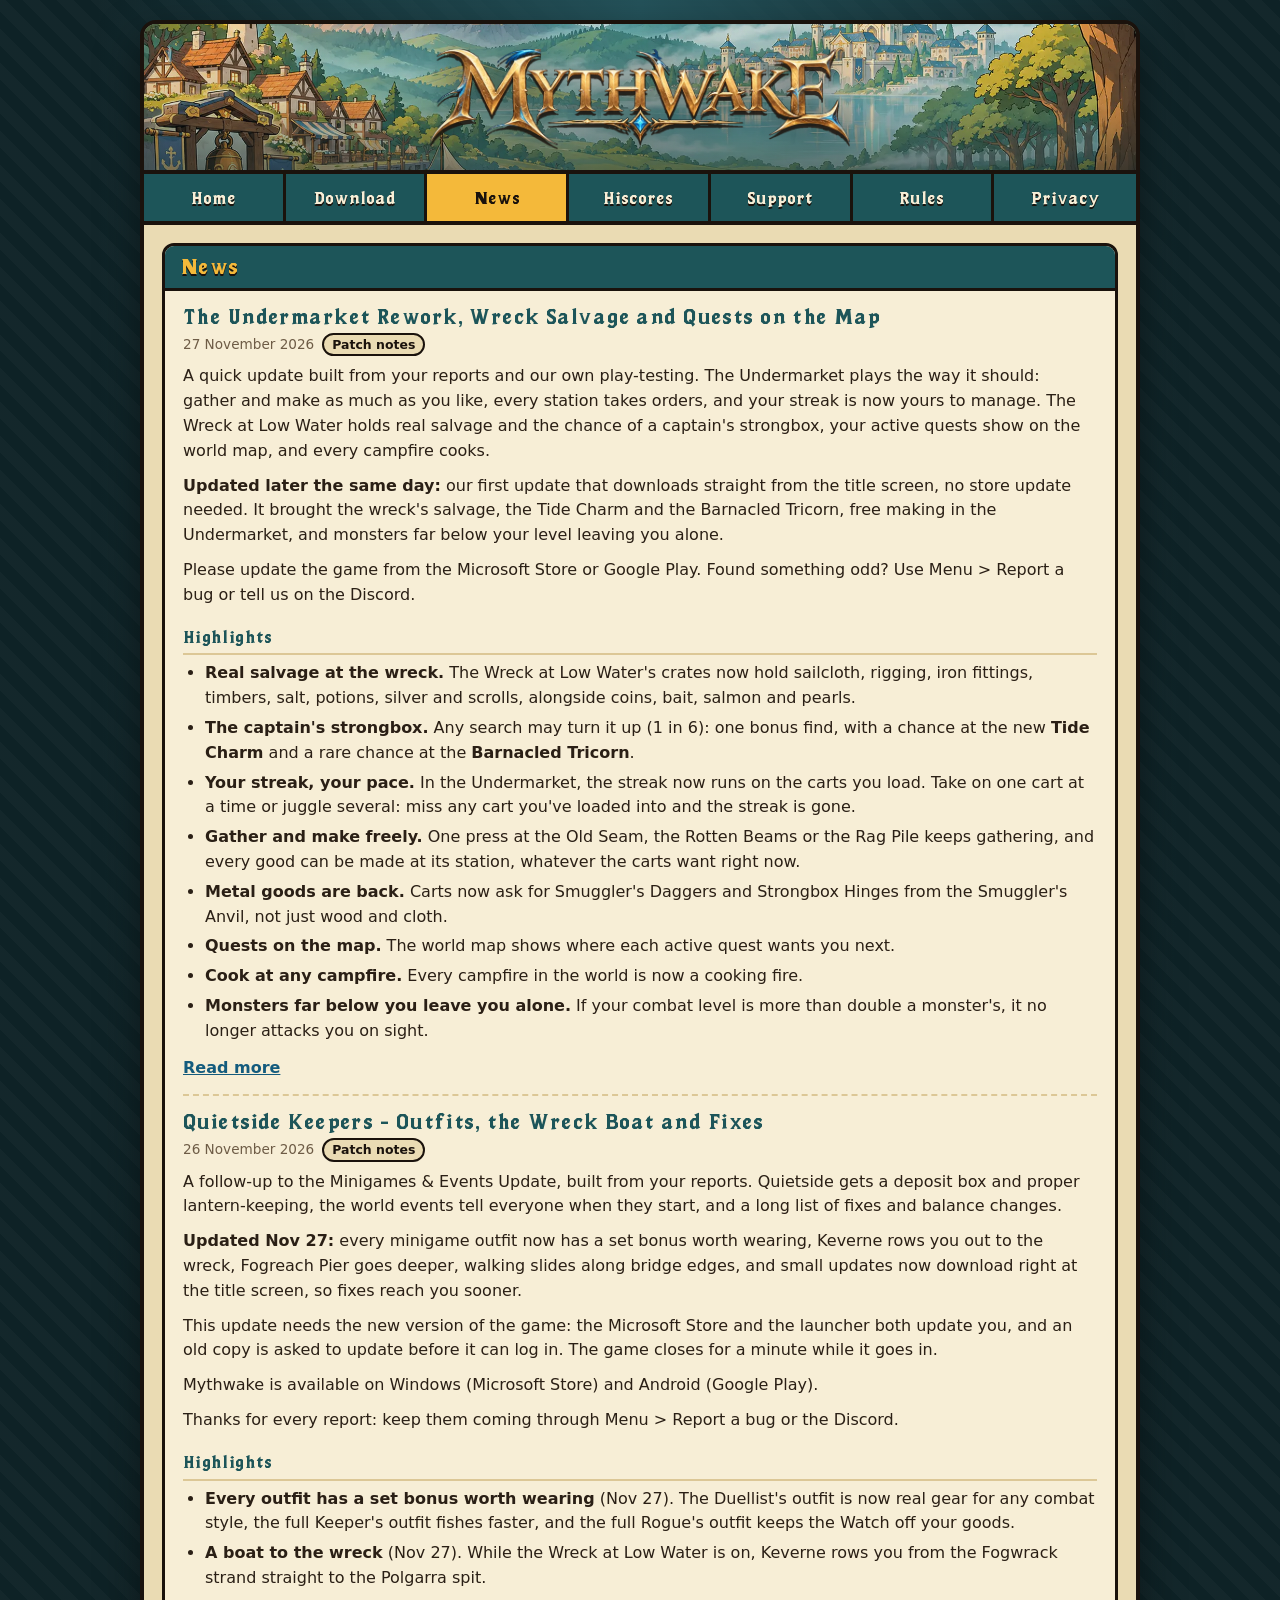
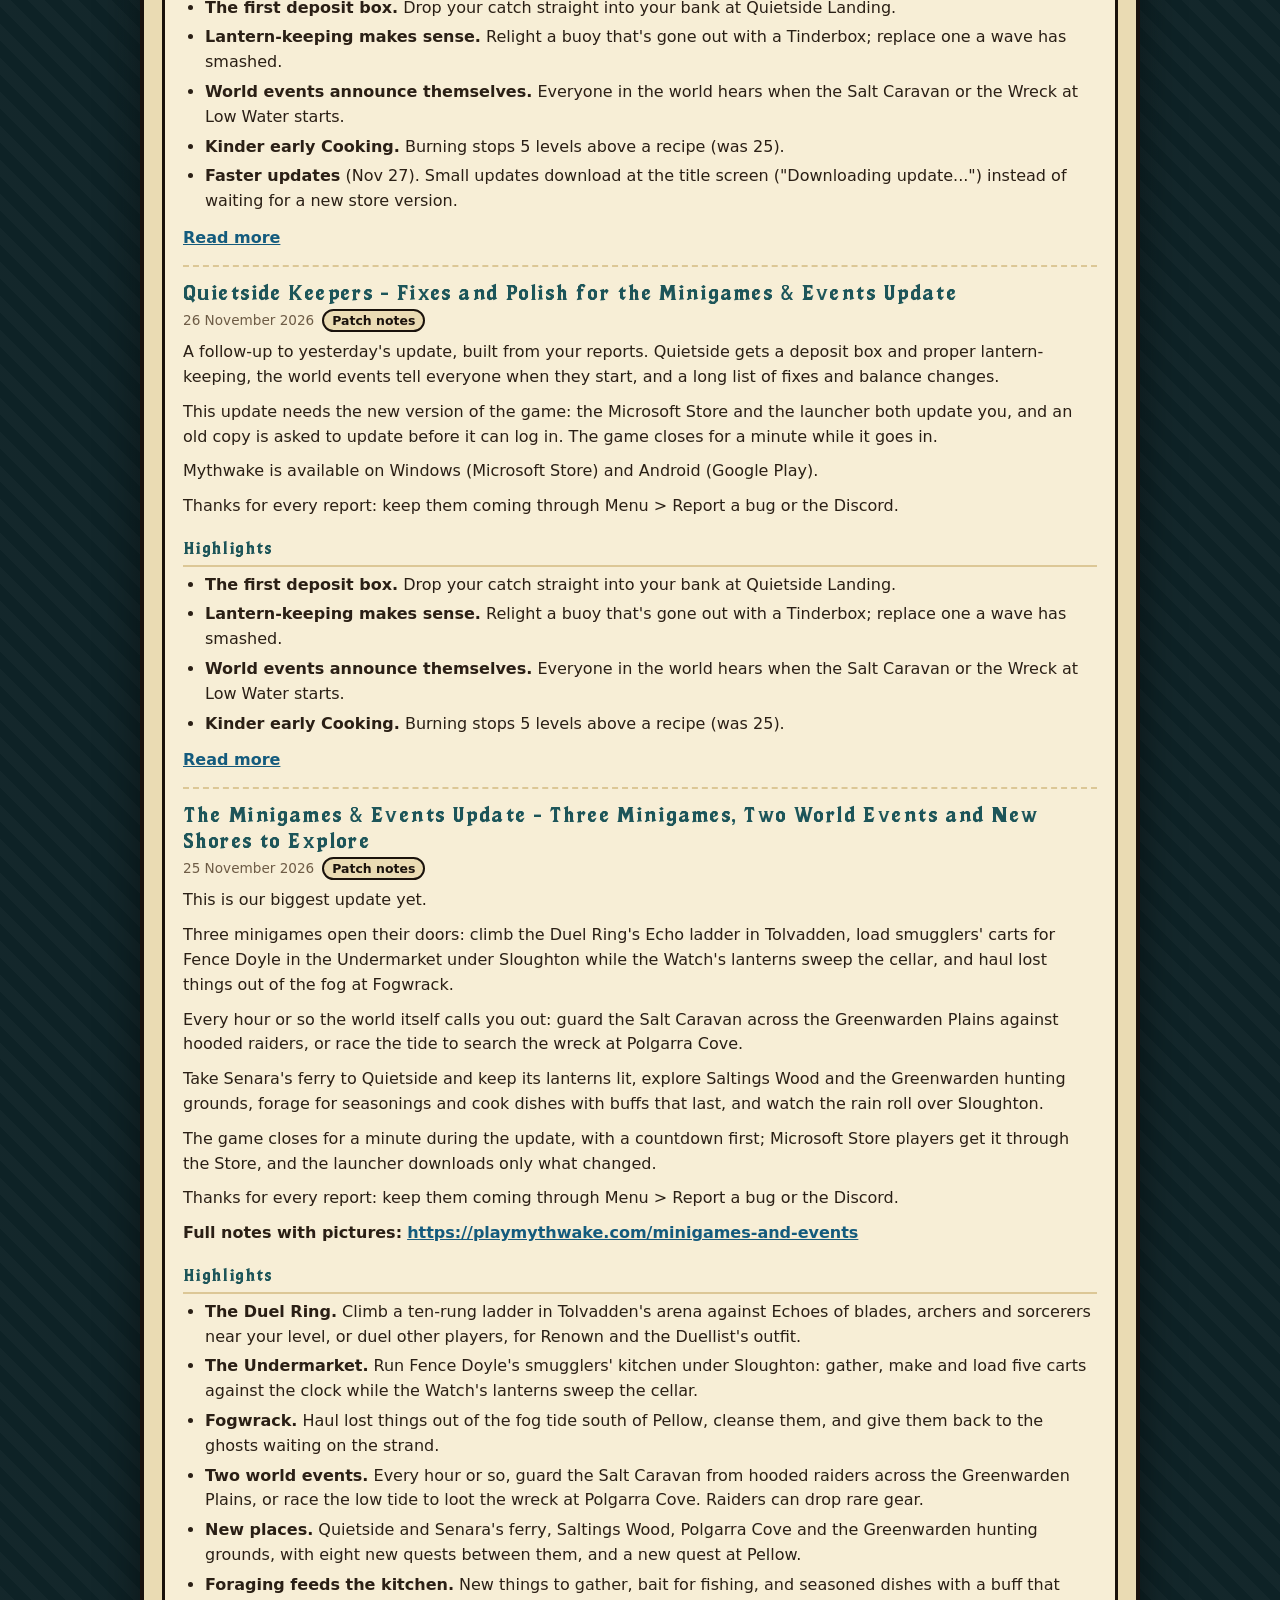
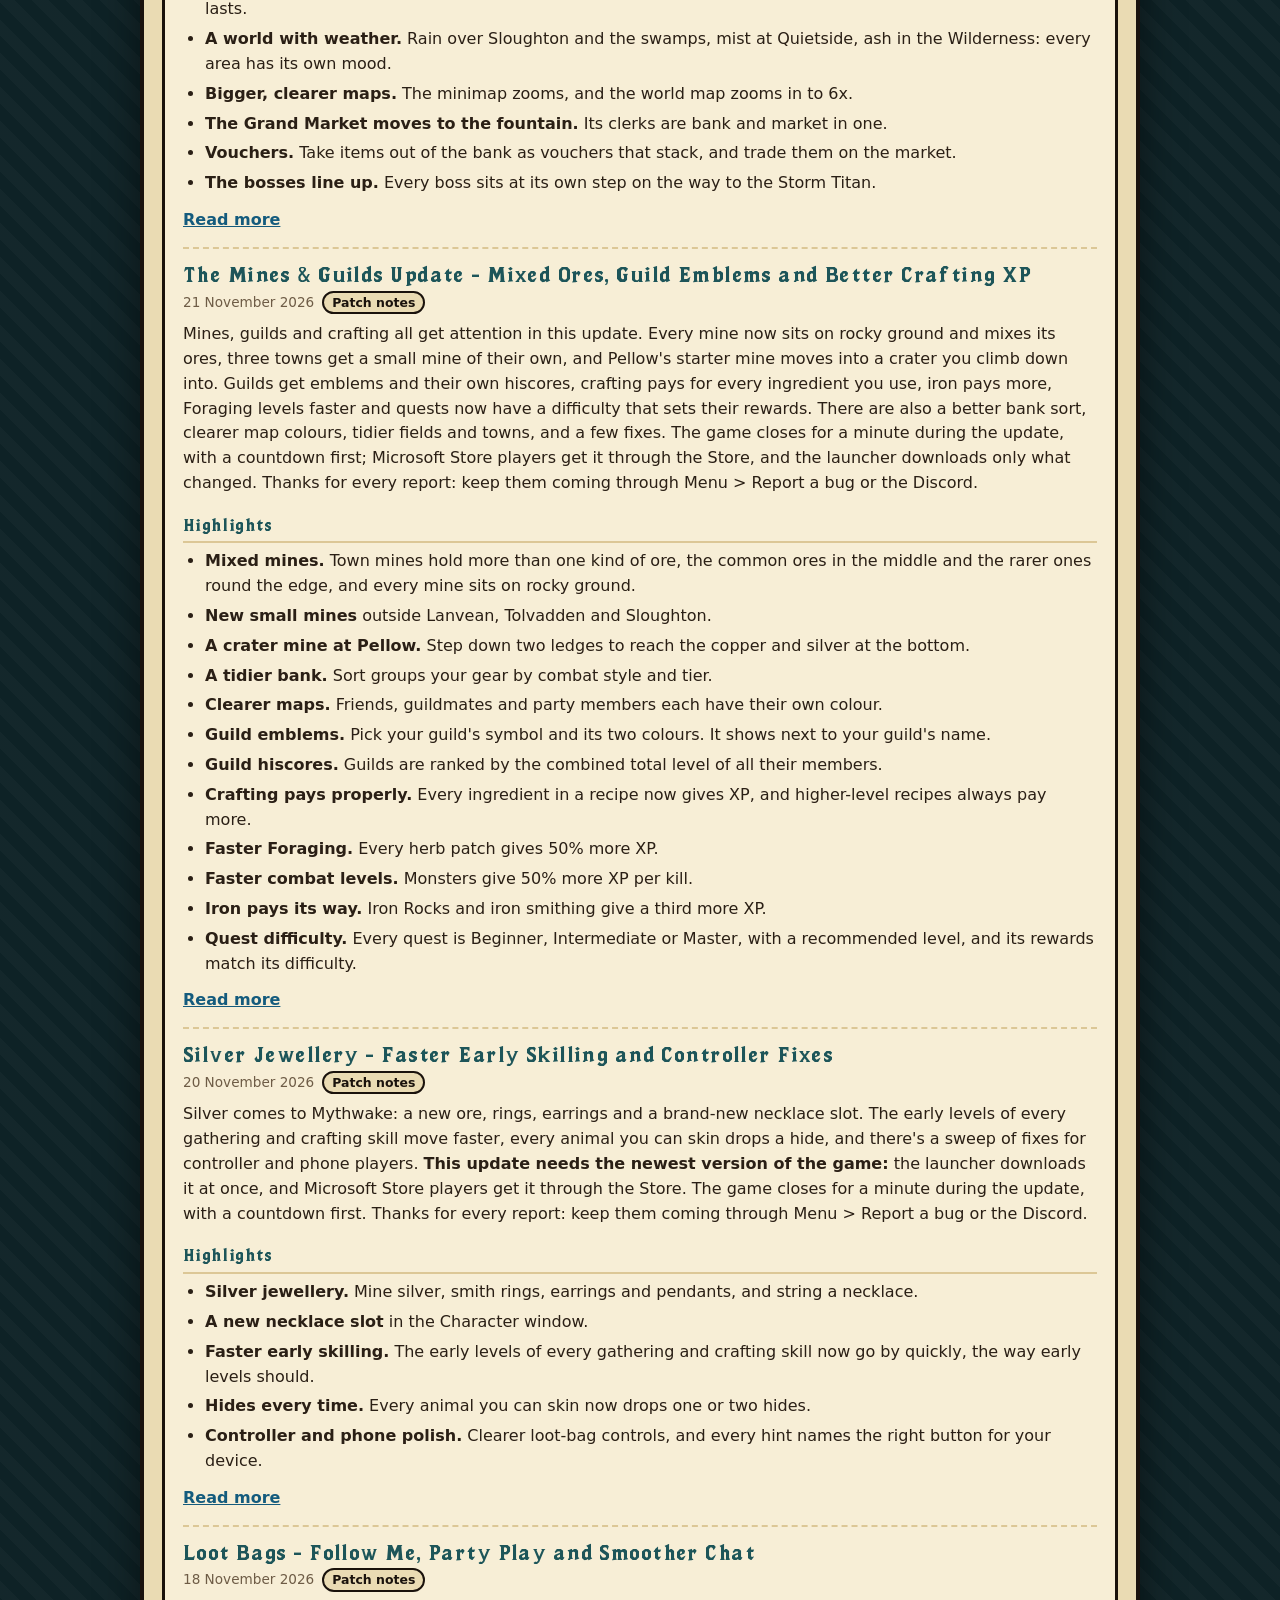
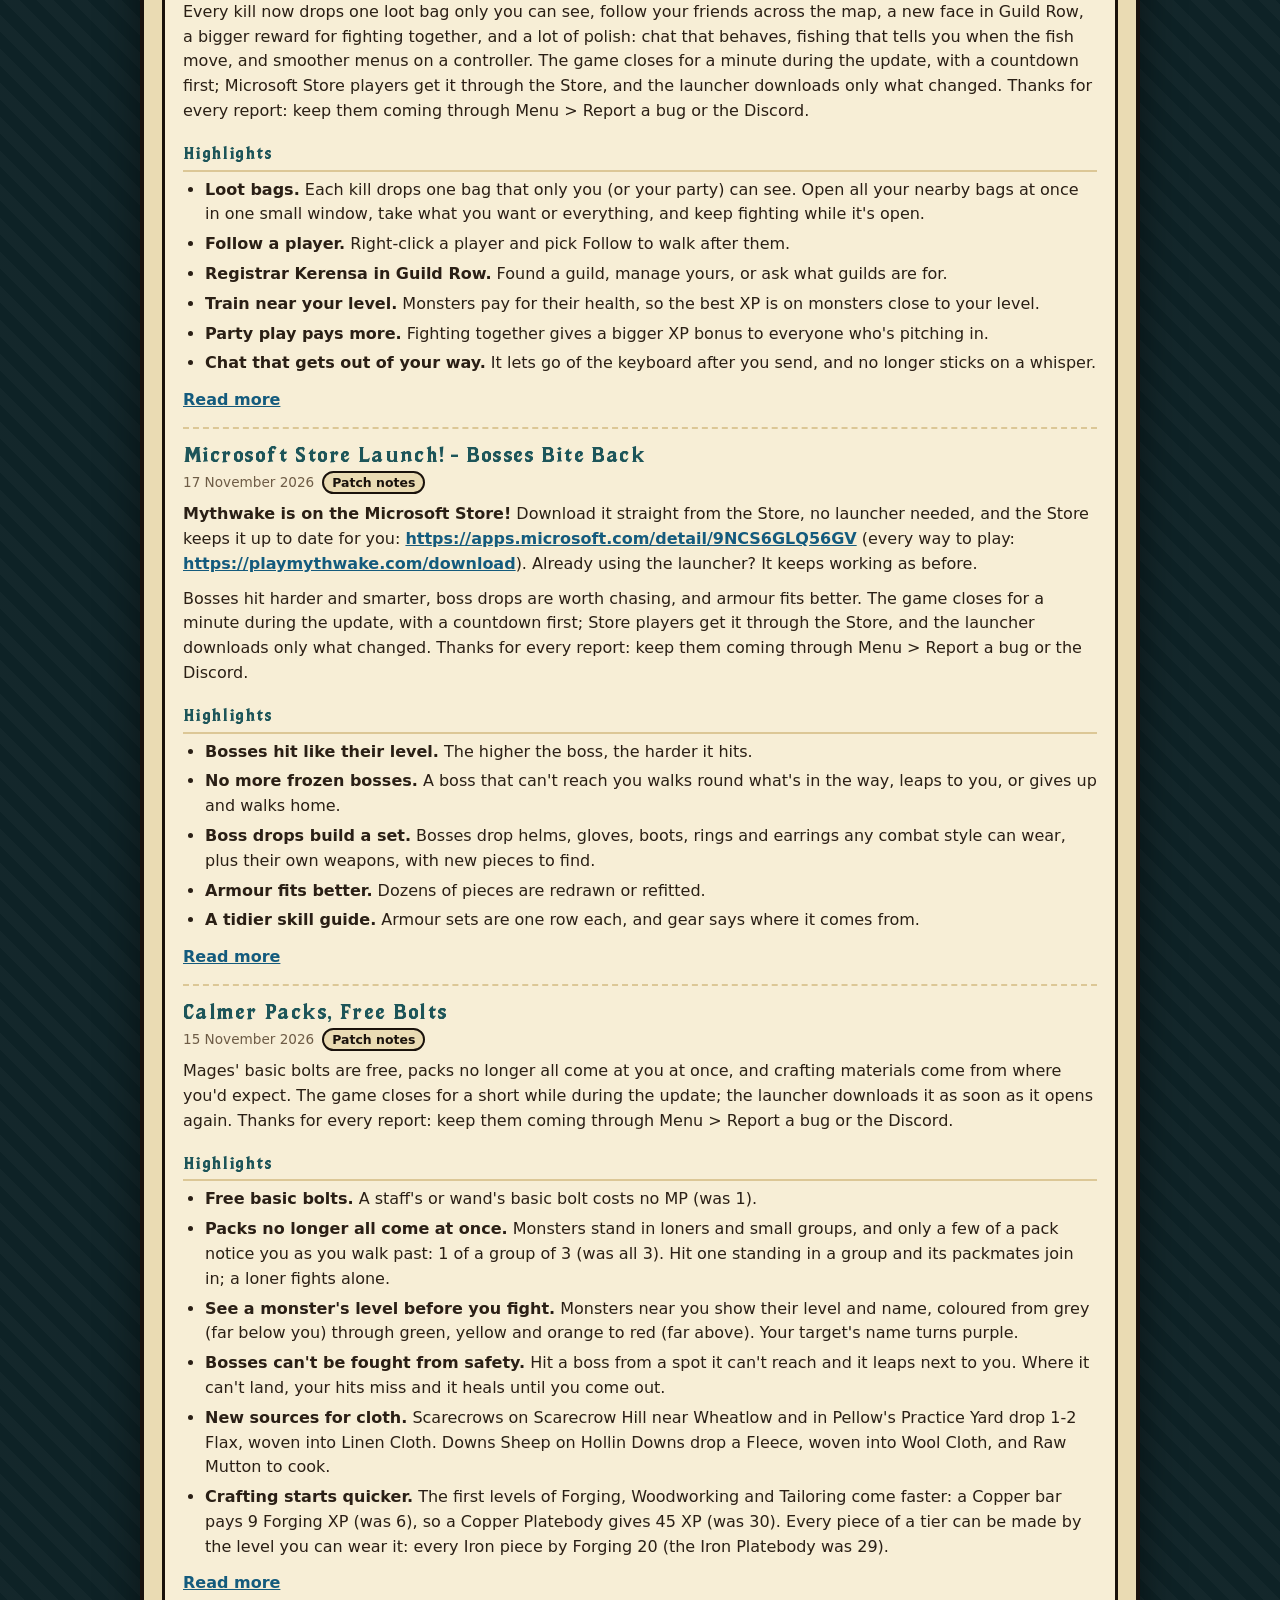
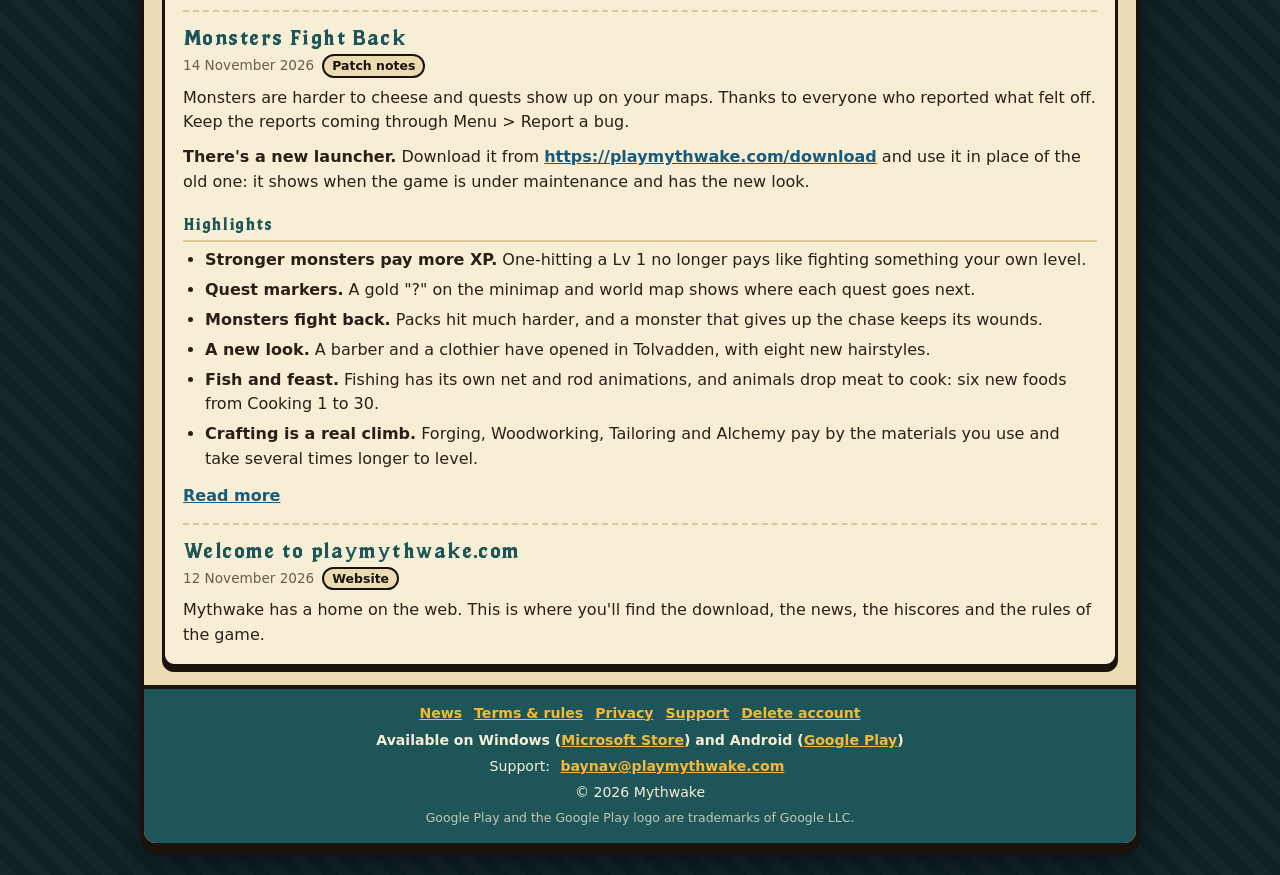
<file: news.html>
<!doctype html>
<html lang="en">
<head>
<meta charset="utf-8">
<meta name="viewport" content="width=device-width, initial-scale=1">
<title>News - Mythwake</title>
<meta name="description" content="The latest Mythwake news.">
<meta name="theme-color" content="#1d5559">
<link rel="icon" href="img/favicon.png" type="image/png">
<link rel="alternate" type="application/rss+xml" title="Mythwake News" href="https://playmythwake.com/news.xml">
<link rel="apple-touch-icon" href="img/apple-touch-icon.png">
<link rel="preload" href="fonts/MythwakeBold.ttf?v=1.100" as="font" type="font/ttf" crossorigin>
<link rel="stylesheet" href="css/site.css?v=13">
</head>
<body>
<a class="skip" href="#main">Skip to content</a>
<div class="frame">
  <a class="banner page-banner" href="./" aria-label="Mythwake home">
    <picture>
      <source srcset="img/hero-960.webp 960w, img/hero-1920.webp 1920w" sizes="(max-width: 1000px) 100vw, 1000px" type="image/webp">
      <img class="bg" src="img/hero-960.webp" alt="" width="960" height="540">
    </picture>
    <img class="logo" src="img/logo.webp" alt="Mythwake" width="900" height="205">
  </a>
  <nav class="topnav" aria-label="Main">
    <a href="./">Home</a>
    <a href="download">Download</a>
    <a href="news" aria-current="page">News</a>
    <a href="hiscores">Hiscores</a>
    <a href="support">Support</a>
    <a href="terms">Rules</a>
    <a href="privacy">Privacy</a>
  </nav>

<main id="main" class="single">
    <section class="box">
      <h1 class="box-title">News</h1>
      <div class="box-body">
        <div data-news><p class="muted">Loading the news...</p></div>
      </div>
    </section>
  </main>

  <footer class="foot">
    <nav aria-label="Footer">
      <a href="news">News</a><a href="terms">Terms &amp; rules</a><a href="privacy">Privacy</a><a href="support">Support</a><a href="delete-account">Delete account</a>
    </nav>
    <p class="platforms">Available on Windows (<a data-store href="https://apps.microsoft.com/detail/9NCS6GLQ56GV?mode=direct">Microsoft Store</a>) and Android (<a data-play href="https://play.google.com/store/apps/details?id=com.playmythwake.mythwake">Google Play</a>)</p>
    <p>Support: <span data-support-email></span></p>
    <p>&copy; <span data-year>2026</span> Mythwake</p>
    <p class="legal">Google Play and the Google Play logo are trademarks of Google LLC.</p>
  </footer>
</div>
<script src="js/config.js?v=4"></script>
<script src="js/news.js"></script>
<script src="js/site.js?v=7"></script>
</body>
</html>
</file>
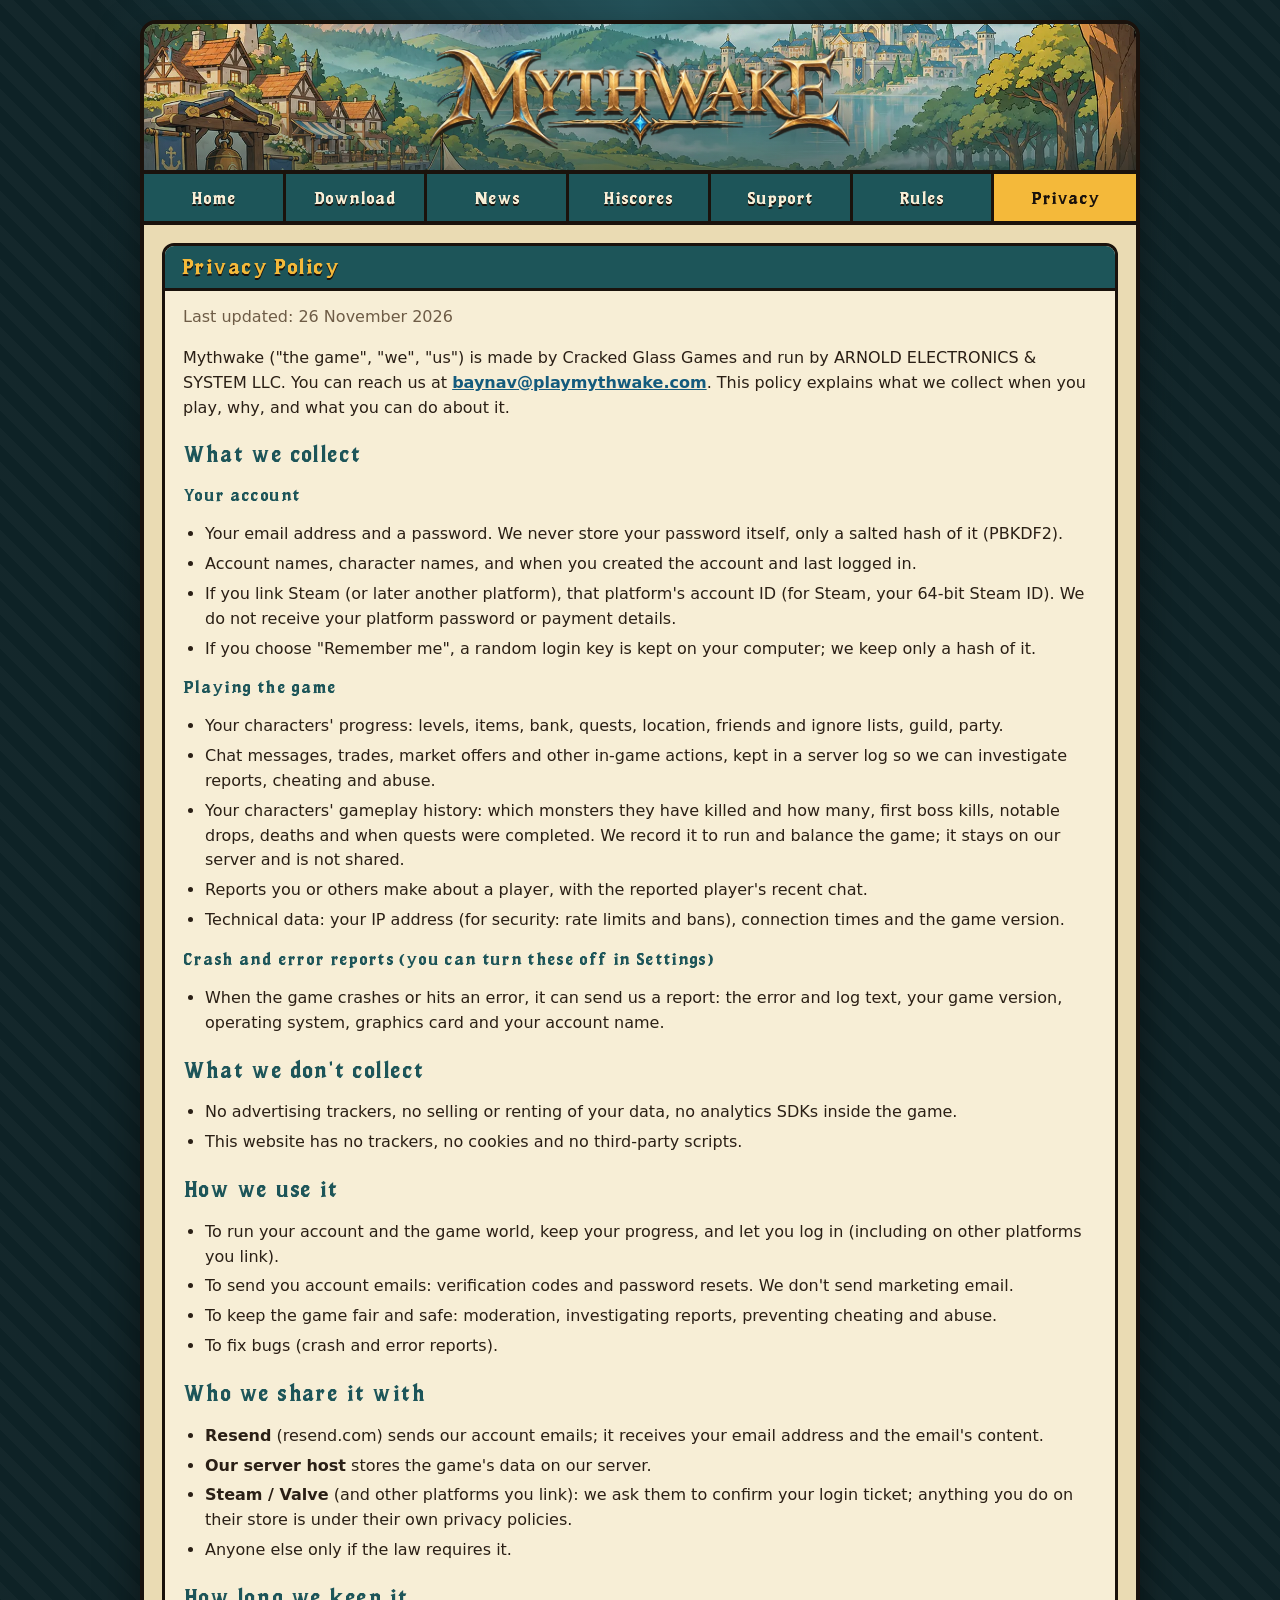
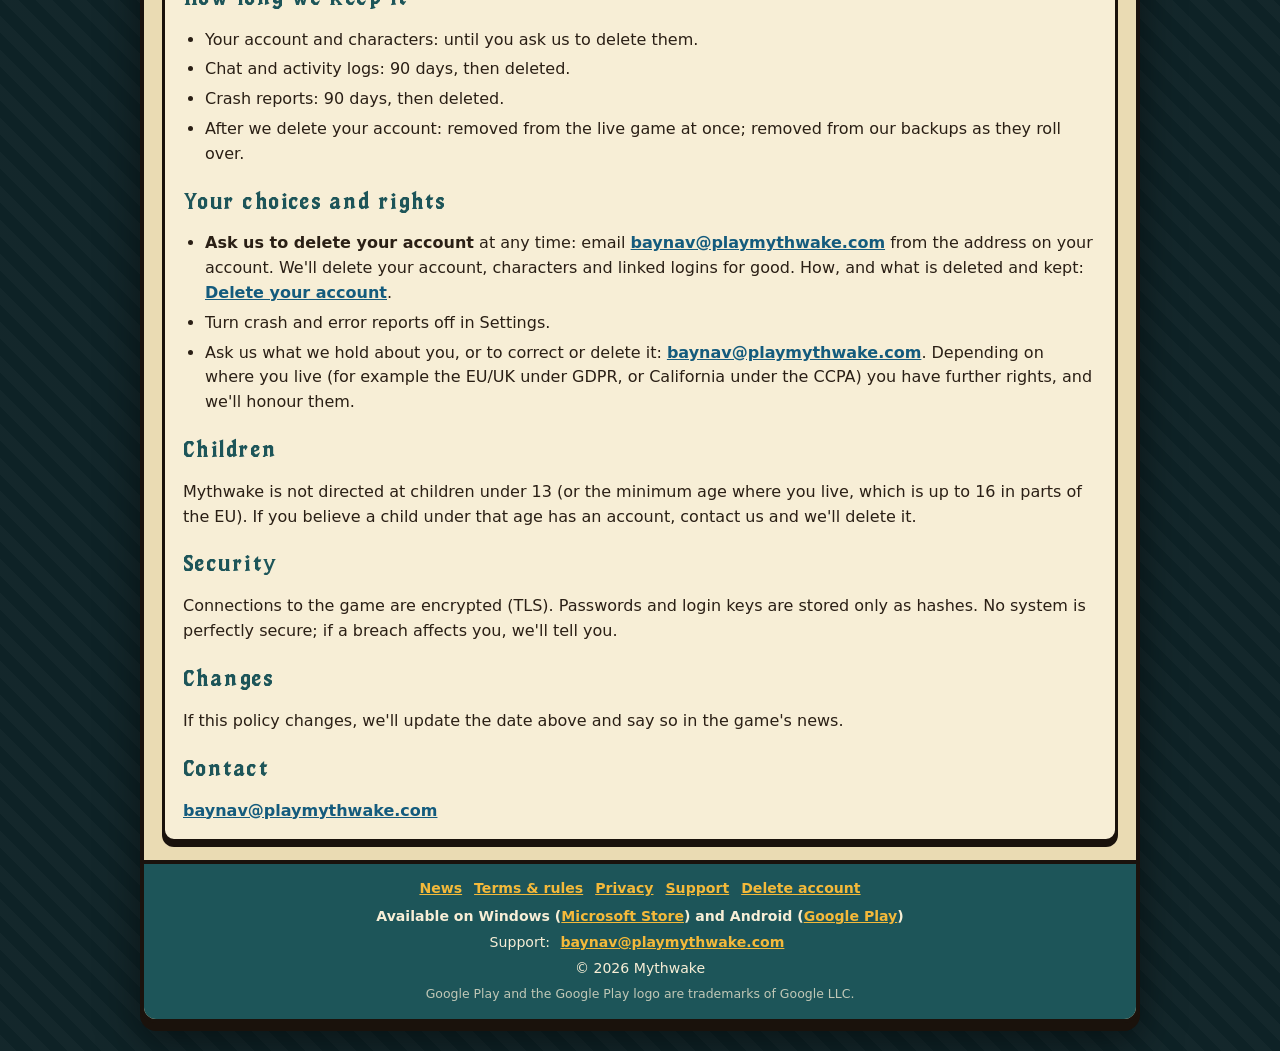
<file: privacy.html>
<!doctype html>
<html lang="en">
<head>
<meta charset="utf-8">
<meta name="viewport" content="width=device-width, initial-scale=1">
<title>Privacy Policy - Mythwake</title>
<meta name="description" content="What Mythwake collects, why, and what you can do about it.">
<meta name="theme-color" content="#1d5559">
<link rel="icon" href="img/favicon.png" type="image/png">
<link rel="apple-touch-icon" href="img/apple-touch-icon.png">
<link rel="preload" href="fonts/MythwakeBold.ttf?v=1.100" as="font" type="font/ttf" crossorigin>
<link rel="stylesheet" href="css/site.css?v=13">
</head>
<body>
<a class="skip" href="#main">Skip to content</a>
<div class="frame">
  <a class="banner page-banner" href="./" aria-label="Mythwake home">
    <picture>
      <source srcset="img/hero-960.webp 960w, img/hero-1920.webp 1920w" sizes="(max-width: 1000px) 100vw, 1000px" type="image/webp">
      <img class="bg" src="img/hero-960.webp" alt="" width="960" height="540">
    </picture>
    <img class="logo" src="img/logo.webp" alt="Mythwake" width="900" height="205">
  </a>
  <nav class="topnav" aria-label="Main">
    <a href="./">Home</a>
    <a href="download">Download</a>
    <a href="news">News</a>
    <a href="hiscores">Hiscores</a>
    <a href="support">Support</a>
    <a href="terms">Rules</a>
    <a href="privacy" aria-current="page">Privacy</a>
  </nav>

<main id="main" class="single">
    <section class="box">
      <h1 class="box-title">Privacy Policy</h1>
      <div class="box-body doc">

        <p class="muted">Last updated: 26 November 2026</p>

        <p>Mythwake ("the game", "we", "us") is made by Cracked Glass Games and run by
          ARNOLD ELECTRONICS &amp; SYSTEM LLC. You can reach us at
          <a href="mailto:baynav@playmythwake.com">baynav@playmythwake.com</a>. This policy explains what we
          collect when you play, why, and what you can do about it.</p>

        <h2>What we collect</h2>
        <h3>Your account</h3>
        <ul>
          <li>Your email address and a password. We never store your password itself, only a salted hash of it
            (PBKDF2).</li>
          <li>Account names, character names, and when you created the account and last logged in.</li>
          <li>If you link Steam (or later another platform), that platform's account ID (for Steam, your 64-bit Steam
            ID). We do not receive your platform password or payment details.</li>
          <li>If you choose "Remember me", a random login key is kept on your computer; we keep only a hash of it.</li>
        </ul>
        <h3>Playing the game</h3>
        <ul>
          <li>Your characters' progress: levels, items, bank, quests, location, friends and ignore lists, guild,
            party.</li>
          <li>Chat messages, trades, market offers and other in-game actions, kept in a server log so we can
            investigate reports, cheating and abuse.</li>
          <li>Your characters' gameplay history: which monsters they have killed and how many, first boss kills,
            notable drops, deaths and when quests were completed. We record it to run and balance the game; it stays on
            our server and is not shared.</li>
          <li>Reports you or others make about a player, with the reported player's recent chat.</li>
          <li>Technical data: your IP address (for security: rate limits and bans), connection times and the game
            version.</li>
        </ul>
        <h3>Crash and error reports (you can turn these off in Settings)</h3>
        <ul>
          <li>When the game crashes or hits an error, it can send us a report: the error and log text, your game
            version, operating system, graphics card and your account name.</li>
        </ul>

        <h2>What we don't collect</h2>
        <ul>
          <li>No advertising trackers, no selling or renting of your data, no analytics SDKs inside the game.</li>
          <li>This website has no trackers, no cookies and no third-party scripts.</li>
        </ul>

        <h2>How we use it</h2>
        <ul>
          <li>To run your account and the game world, keep your progress, and let you log in (including on other
            platforms you link).</li>
          <li>To send you account emails: verification codes and password resets. We don't send marketing email.</li>
          <li>To keep the game fair and safe: moderation, investigating reports, preventing cheating and abuse.</li>
          <li>To fix bugs (crash and error reports).</li>
        </ul>

        <h2>Who we share it with</h2>
        <ul>
          <li><b>Resend</b> (resend.com) sends our account emails; it receives your email address and the email's
            content.</li>
          <li><b>Our server host</b> stores the game's data on our server.</li>
          <li><b>Steam / Valve</b> (and other platforms you link): we ask them to confirm your login ticket; anything
            you do on their store is under their own privacy policies.</li>
          <li>Anyone else only if the law requires it.</li>
        </ul>

        <h2>How long we keep it</h2>
        <ul>
          <li>Your account and characters: until you ask us to delete them.</li>
          <li>Chat and activity logs: 90 days, then deleted.</li>
          <li>Crash reports: 90 days, then deleted.</li>
          <li>After we delete your account: removed from the live game at once; removed from our backups as they roll over.</li>
        </ul>

        <h2>Your choices and rights</h2>
        <ul>
          <li><b>Ask us to delete your account</b> at any time: email <a href="mailto:baynav@playmythwake.com">baynav@playmythwake.com</a> from the address on your account.
            We'll delete your account, characters and linked logins for good. How, and what is deleted and kept: <a href="delete-account">Delete your account</a>.</li>
          <li>Turn crash and error reports off in Settings.</li>
          <li>Ask us what we hold about you, or to correct or delete it: <a href="mailto:baynav@playmythwake.com">baynav@playmythwake.com</a>.
            Depending on where you live (for example the EU/UK under GDPR, or California under the CCPA) you have
            further rights, and we'll honour them.</li>
        </ul>

        <h2>Children</h2>
        <p>Mythwake is not directed at children under 13 (or the minimum age where you live, which is up to 16 in parts of the EU). If you believe a
          child under that age has an account, contact us and we'll delete it.</p>

        <h2>Security</h2>
        <p>Connections to the game are encrypted (TLS). Passwords and login keys are stored only as hashes. No system
          is perfectly secure; if a breach affects you, we'll tell you.</p>

        <h2>Changes</h2>
        <p>If this policy changes, we'll update the date above and say so in the game's news.</p>

        <h2>Contact</h2>
        <p><a href="mailto:baynav@playmythwake.com">baynav@playmythwake.com</a></p>
      </div>
    </section>
  </main>

  <footer class="foot">
    <nav aria-label="Footer">
      <a href="news">News</a><a href="terms">Terms &amp; rules</a><a href="privacy">Privacy</a><a href="support">Support</a><a href="delete-account">Delete account</a>
    </nav>
    <p class="platforms">Available on Windows (<a data-store href="https://apps.microsoft.com/detail/9NCS6GLQ56GV?mode=direct">Microsoft Store</a>) and Android (<a data-play href="https://play.google.com/store/apps/details?id=com.playmythwake.mythwake">Google Play</a>)</p>
    <p>Support: <span data-support-email></span></p>
    <p>&copy; <span data-year>2026</span> Mythwake</p>
    <p class="legal">Google Play and the Google Play logo are trademarks of Google LLC.</p>
  </footer>
</div>
<script src="js/config.js?v=4"></script>
<script src="js/site.js?v=7"></script>
</body>
</html>
</file>
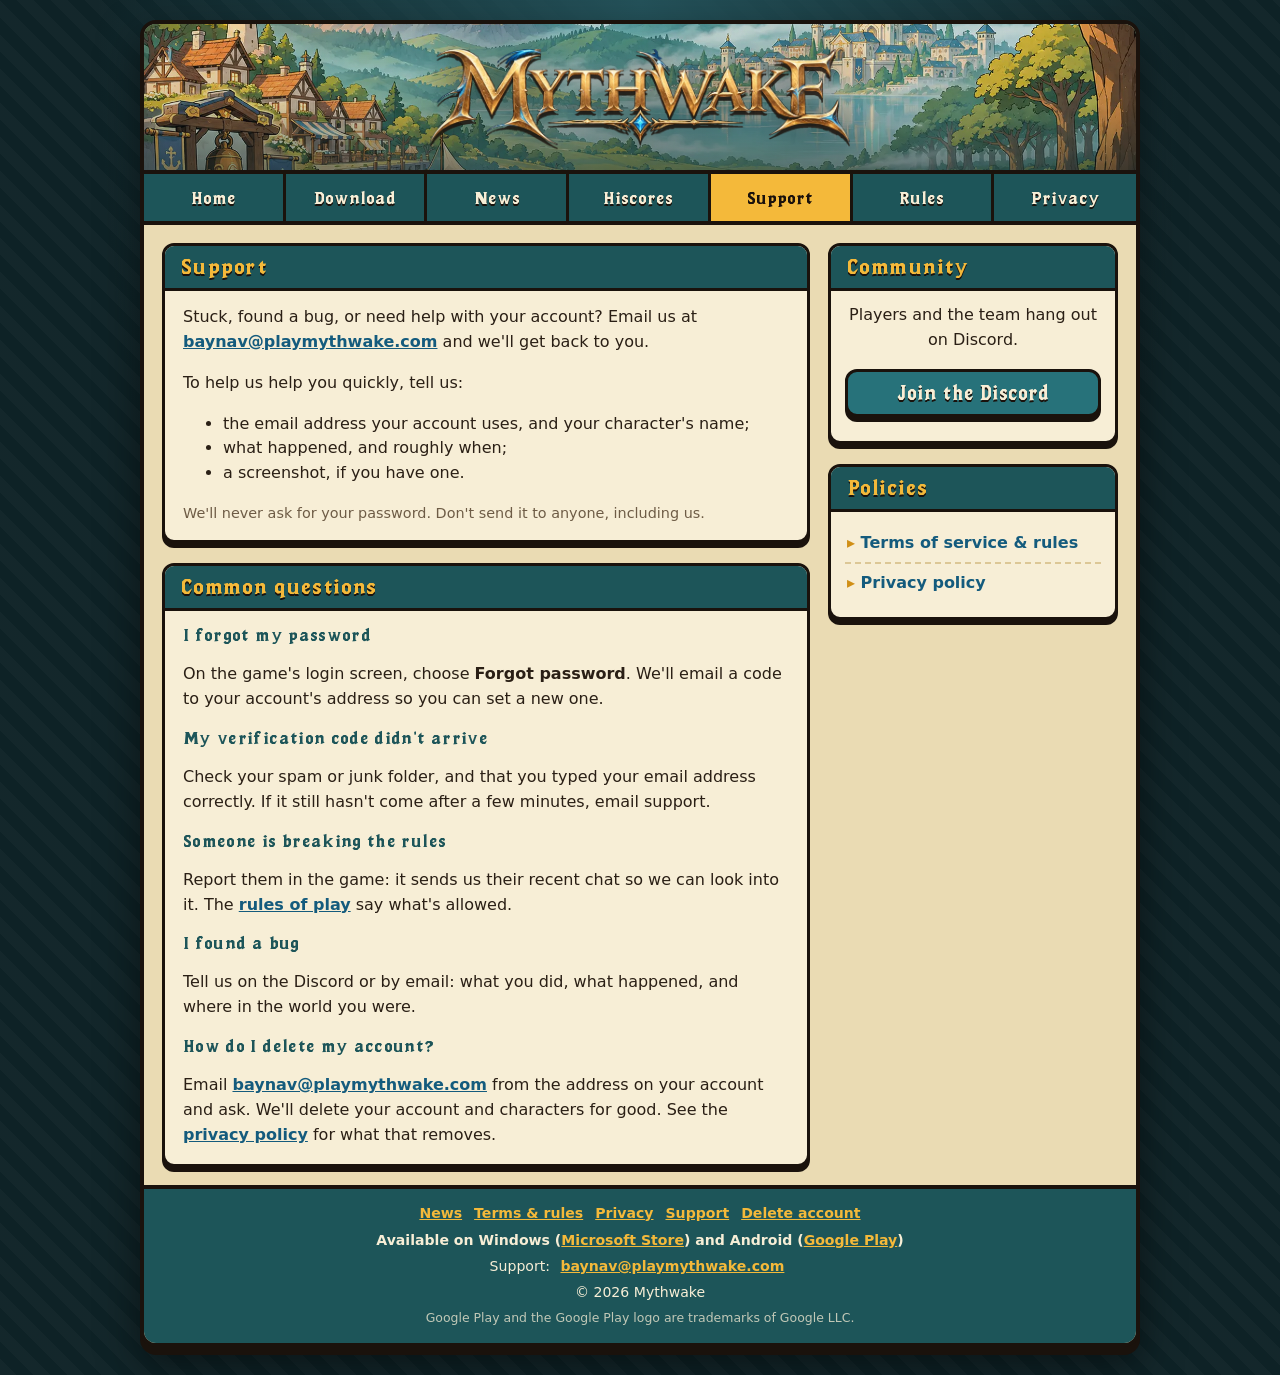
<file: support.html>
<!doctype html>
<html lang="en">
<head>
<meta charset="utf-8">
<meta name="viewport" content="width=device-width, initial-scale=1">
<title>Support - Mythwake</title>
<meta name="description" content="Get help with Mythwake: account, bugs and player reports.">
<meta name="theme-color" content="#1d5559">
<link rel="icon" href="img/favicon.png" type="image/png">
<link rel="apple-touch-icon" href="img/apple-touch-icon.png">
<link rel="preload" href="fonts/MythwakeBold.ttf?v=1.100" as="font" type="font/ttf" crossorigin>
<link rel="stylesheet" href="css/site.css?v=13">
</head>
<body>
<a class="skip" href="#main">Skip to content</a>
<div class="frame">
  <a class="banner page-banner" href="./" aria-label="Mythwake home">
    <picture>
      <source srcset="img/hero-960.webp 960w, img/hero-1920.webp 1920w" sizes="(max-width: 1000px) 100vw, 1000px" type="image/webp">
      <img class="bg" src="img/hero-960.webp" alt="" width="960" height="540">
    </picture>
    <img class="logo" src="img/logo.webp" alt="Mythwake" width="900" height="205">
  </a>
  <nav class="topnav" aria-label="Main">
    <a href="./">Home</a>
    <a href="download">Download</a>
    <a href="news">News</a>
    <a href="hiscores">Hiscores</a>
    <a href="support" aria-current="page">Support</a>
    <a href="terms">Rules</a>
    <a href="privacy">Privacy</a>
  </nav>

<main id="main" class="cols">
    <div>
      <section class="box">
        <h1 class="box-title">Support</h1>
        <div class="box-body">
          <p>Stuck, found a bug, or need help with your account? Email us at <span data-support-email></span> and
            we'll get back to you.</p>
          <p>To help us help you quickly, tell us:</p>
          <ul>
            <li>the email address your account uses, and your character's name;</li>
            <li>what happened, and roughly when;</li>
            <li>a screenshot, if you have one.</li>
          </ul>
          <p class="muted small">We'll never ask for your password. Don't send it to anyone, including us.</p>
        </div>
      </section>

      <section class="box">
        <h2 class="box-title">Common questions</h2>
        <div class="box-body doc">
          <h3>I forgot my password</h3>
          <p>On the game's login screen, choose <b>Forgot password</b>. We'll email a code to your account's address
            so you can set a new one.</p>
          <h3>My verification code didn't arrive</h3>
          <p>Check your spam or junk folder, and that you typed your email address correctly. If it still hasn't
            come after a few minutes, email support.</p>
          <h3>Someone is breaking the rules</h3>
          <p>Report them in the game: it sends us their recent chat so we can look into it. The
            <a href="terms">rules of play</a> say what's allowed.</p>
          <h3>I found a bug</h3>
          <p>Tell us on the Discord or by email: what you did, what happened, and where in the world you were.</p>
          <h3>How do I delete my account?</h3>
          <p>Email <a href="mailto:baynav@playmythwake.com">baynav@playmythwake.com</a> from the address on your account and ask. We'll delete your account and characters
            for good. See the <a href="privacy">privacy policy</a> for what that removes.</p>
        </div>
      </section>
    </div>

    <aside class="side">
      <section class="box">
        <h2 class="box-title">Community</h2>
        <div class="box-body center">
          <p>Players and the team hang out on Discord.</p>
          <a class="btn btn-teal btn-block" data-discord>Join the Discord</a>
          <p class="note" data-discord-note></p>
        </div>
      </section>
      <section class="box">
        <h2 class="box-title">Policies</h2>
        <div class="box-body">
          <ul class="linklist">
            <li><a href="terms">Terms of service &amp; rules</a></li>
            <li><a href="privacy">Privacy policy</a></li>
          </ul>
        </div>
      </section>
    </aside>
  </main>

  <footer class="foot">
    <nav aria-label="Footer">
      <a href="news">News</a><a href="terms">Terms &amp; rules</a><a href="privacy">Privacy</a><a href="support">Support</a><a href="delete-account">Delete account</a>
    </nav>
    <p class="platforms">Available on Windows (<a data-store href="https://apps.microsoft.com/detail/9NCS6GLQ56GV?mode=direct">Microsoft Store</a>) and Android (<a data-play href="https://play.google.com/store/apps/details?id=com.playmythwake.mythwake">Google Play</a>)</p>
    <p>Support: <span data-support-email></span></p>
    <p>&copy; <span data-year>2026</span> Mythwake</p>
    <p class="legal">Google Play and the Google Play logo are trademarks of Google LLC.</p>
  </footer>
</div>
<script src="js/config.js?v=4"></script>
<script src="js/site.js?v=7"></script>
</body>
</html>
</file>
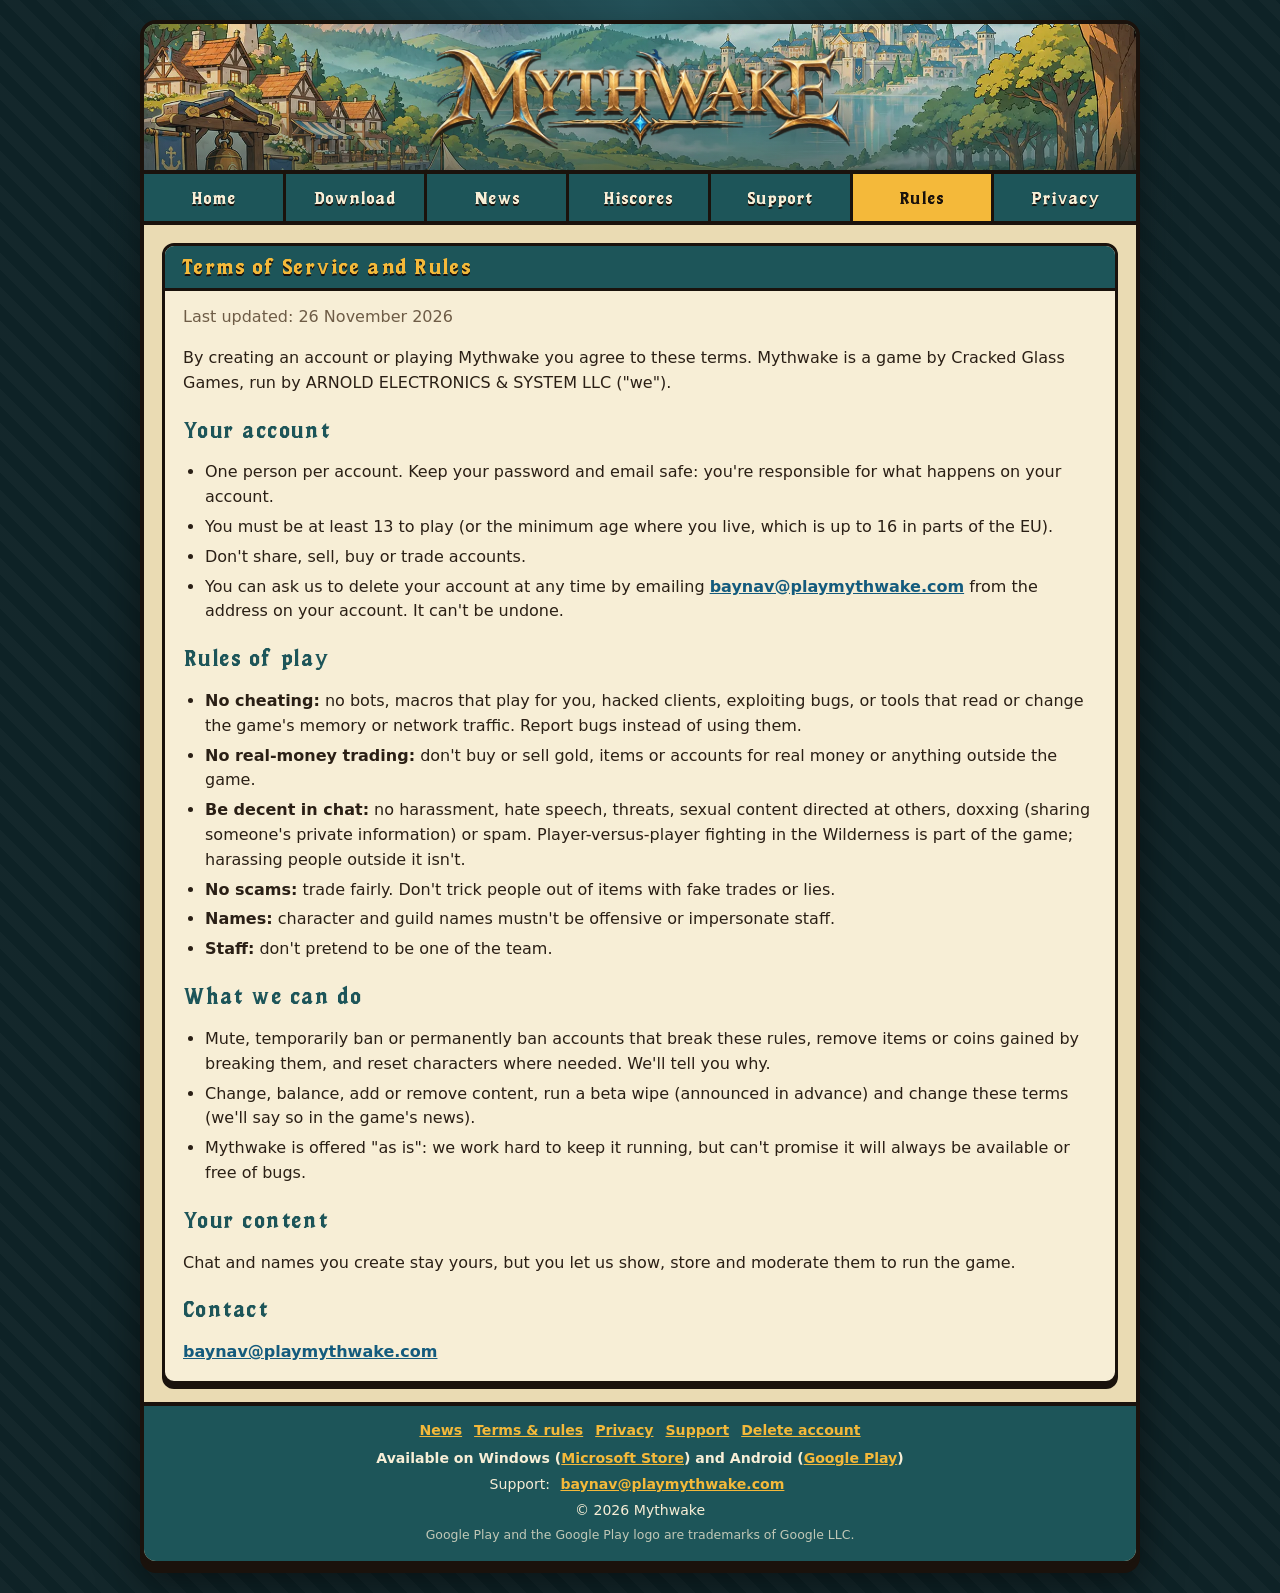
<file: terms.html>
<!doctype html>
<html lang="en">
<head>
<meta charset="utf-8">
<meta name="viewport" content="width=device-width, initial-scale=1">
<title>Terms of Service and Rules - Mythwake</title>
<meta name="description" content="The terms and rules of play for Mythwake.">
<meta name="theme-color" content="#1d5559">
<link rel="icon" href="img/favicon.png" type="image/png">
<link rel="apple-touch-icon" href="img/apple-touch-icon.png">
<link rel="preload" href="fonts/MythwakeBold.ttf?v=1.100" as="font" type="font/ttf" crossorigin>
<link rel="stylesheet" href="css/site.css?v=13">
</head>
<body>
<a class="skip" href="#main">Skip to content</a>
<div class="frame">
  <a class="banner page-banner" href="./" aria-label="Mythwake home">
    <picture>
      <source srcset="img/hero-960.webp 960w, img/hero-1920.webp 1920w" sizes="(max-width: 1000px) 100vw, 1000px" type="image/webp">
      <img class="bg" src="img/hero-960.webp" alt="" width="960" height="540">
    </picture>
    <img class="logo" src="img/logo.webp" alt="Mythwake" width="900" height="205">
  </a>
  <nav class="topnav" aria-label="Main">
    <a href="./">Home</a>
    <a href="download">Download</a>
    <a href="news">News</a>
    <a href="hiscores">Hiscores</a>
    <a href="support">Support</a>
    <a href="terms" aria-current="page">Rules</a>
    <a href="privacy">Privacy</a>
  </nav>

<main id="main" class="single">
    <section class="box">
      <h1 class="box-title">Terms of Service and Rules</h1>
      <div class="box-body doc">

        <p class="muted">Last updated: 26 November 2026</p>

        <p>By creating an account or playing Mythwake you agree to these terms. Mythwake is a game by Cracked Glass Games,
          run by ARNOLD ELECTRONICS &amp; SYSTEM LLC ("we").</p>

        <h2>Your account</h2>
        <ul>
          <li>One person per account. Keep your password and email safe: you're responsible for what happens on your
            account.</li>
          <li>You must be at least 13 to play (or the minimum age where you live, which is up to 16 in parts of the EU).</li>
          <li>Don't share, sell, buy or trade accounts.</li>
          <li>You can ask us to delete your account at any time by emailing <a href="mailto:baynav@playmythwake.com">baynav@playmythwake.com</a> from the address on your
            account. It can't be undone.</li>
        </ul>

        <h2>Rules of play</h2>
        <ul>
          <li><b>No cheating:</b> no bots, macros that play for you, hacked clients, exploiting bugs, or tools that
            read or change the game's memory or network traffic. Report bugs instead of using them.</li>
          <li><b>No real-money trading:</b> don't buy or sell gold, items or accounts for real money or anything
            outside the game.</li>
          <li><b>Be decent in chat:</b> no harassment, hate speech, threats, sexual content directed at others,
            doxxing (sharing someone's private information) or spam. Player-versus-player fighting in the Wilderness
            is part of the game; harassing people outside it isn't.</li>
          <li><b>No scams:</b> trade fairly. Don't trick people out of items with fake trades or lies.</li>
          <li><b>Names:</b> character and guild names mustn't be offensive or impersonate staff.</li>
          <li><b>Staff:</b> don't pretend to be one of the team.</li>
        </ul>

        <h2>What we can do</h2>
        <ul>
          <li>Mute, temporarily ban or permanently ban accounts that break these rules, remove items or coins gained
            by breaking them, and reset characters where needed. We'll tell you why.</li>
          <li>Change, balance, add or remove content, run a beta wipe (announced in advance) and change these terms
            (we'll say so in the game's news).</li>
          <li>Mythwake is offered "as is": we work hard to keep it running, but can't promise it will always be
            available or free of bugs.</li>
        </ul>

        <h2>Your content</h2>
        <p>Chat and names you create stay yours, but you let us show, store and moderate them to run the game.</p>

        <h2>Contact</h2>
        <p><a href="mailto:baynav@playmythwake.com">baynav@playmythwake.com</a></p>
      </div>
    </section>
  </main>

  <footer class="foot">
    <nav aria-label="Footer">
      <a href="news">News</a><a href="terms">Terms &amp; rules</a><a href="privacy">Privacy</a><a href="support">Support</a><a href="delete-account">Delete account</a>
    </nav>
    <p class="platforms">Available on Windows (<a data-store href="https://apps.microsoft.com/detail/9NCS6GLQ56GV?mode=direct">Microsoft Store</a>) and Android (<a data-play href="https://play.google.com/store/apps/details?id=com.playmythwake.mythwake">Google Play</a>)</p>
    <p>Support: <span data-support-email></span></p>
    <p>&copy; <span data-year>2026</span> Mythwake</p>
    <p class="legal">Google Play and the Google Play logo are trademarks of Google LLC.</p>
  </footer>
</div>
<script src="js/config.js?v=4"></script>
<script src="js/site.js?v=7"></script>
</body>
</html>
</file>
<file: css/site.css>
/* Mythwake website: a classic framed MMO portal in Mythwake's colours.
   Chunky like the game: thick dark outlines, flat fills, hard drop shadows. */

@font-face {
  font-family: "Mythwake";
  src: url("../fonts/MythwakeBold.ttf?v=1.100") format("truetype");
  font-display: swap;
}

:root {
  --ink: #1a120c;
  --night: #0e2226;
  --night2: #15343a;
  --parch: #f7eed6;
  --parch2: #eadbb3;
  --parch3: #dcc796;
  --teal: #1d5559;
  --teal2: #27727a;
  --gold: #f4b93a;
  --gold2: #d08f16;
  --text: #2a1f15;
  --muted: #6e5c46;
  --link: #145b7d;
  --todo-bg: #fff0a8;
  --todo-ink: #6a4600;
  --title: "Mythwake", Georgia, "Times New Roman", serif;
}

* { box-sizing: border-box; }
html { -webkit-text-size-adjust: 100%; }
body {
  margin: 0;
  background: var(--night);
  background-image:
    radial-gradient(ellipse at 50% 0, #24525a 0, rgba(36, 82, 90, 0) 60%),
    repeating-linear-gradient(45deg, rgba(255, 255, 255, .025) 0 12px, rgba(0, 0, 0, 0) 12px 24px);
  color: var(--text);
  font: 16px/1.55 system-ui, -apple-system, "Segoe UI", Roboto, sans-serif;
}
img { max-width: 100%; height: auto; }
a { color: var(--link); font-weight: 600; }
a:hover { color: var(--gold2); }
h1, h2, h3 { font-family: var(--title); font-weight: normal; letter-spacing: .02em; line-height: 1.2; }

.skip { position: absolute; left: -9999px; }
.skip:focus { left: 12px; top: 12px; z-index: 9; background: var(--gold); color: var(--ink); padding: 8px 12px; }

/* ---------- The frame ---------- */
.frame {
  max-width: 1000px;
  margin: 20px auto 28px;
  background: var(--parch2);
  border: 4px solid var(--ink);
  border-radius: 16px;
  box-shadow: 0 8px 0 var(--ink), 0 18px 40px rgba(0, 0, 0, .5);
  overflow: hidden;
}

/* ---------- Banner ---------- */
.banner {
  position: relative;
  display: block;
  height: 240px;
  background: #3d6e5c;
  overflow: hidden;
  border-bottom: 4px solid var(--ink);
}
.banner picture, .banner .bg {
  position: absolute; inset: 0;
  width: 100%; height: 100%;
}
.banner .bg { object-fit: cover; object-position: 50% 35%; }
.banner::after {
  content: ""; position: absolute; inset: 0;
  background: linear-gradient(rgba(14, 34, 38, .05), rgba(14, 34, 38, .15) 55%, rgba(14, 34, 38, .55));
}
.banner .logo {
  position: absolute; z-index: 1;
  left: 50%; top: 50%;
  width: min(600px, 84%);
  transform: translate(-50%, -50%);
  filter: drop-shadow(0 4px 0 rgba(26, 18, 12, .85)) drop-shadow(0 0 18px rgba(0, 0, 0, .45));
}
.page-banner { height: 150px; }
/* Players online, under the logo's gem (js/site.js) */
.banner .online-pill {
  position: absolute; z-index: 1;
  left: 50%; bottom: 12px; transform: translateX(-50%);
  display: inline-flex; align-items: center; gap: 7px;
  padding: 3px 12px 3px 10px;
  border-radius: 999px;
  background: rgba(14, 26, 30, .72);
  border: 1px solid rgba(240, 196, 110, .55);
  color: #f6e4b4; font-size: .85rem; font-weight: 600; letter-spacing: .02em; white-space: nowrap;
}
.banner .online-dot { width: 8px; height: 8px; border-radius: 50%; background: #5fd18a; box-shadow: 0 0 6px #5fd18a; }
.page-banner .online-pill { bottom: 7px; font-size: .78rem; }
.banner .online-pill.is-maint .online-dot { background: #f0b44c; box-shadow: 0 0 6px #f0b44c; }   /* maintenance: a gold dot */
.page-banner .logo { width: min(420px, 74%); }

/* ---------- Tab navigation ---------- */
.topnav {
  display: grid;
  grid-template-columns: repeat(7, 1fr);
  background: var(--teal);
  border-bottom: 4px solid var(--ink);
}
.topnav a {
  display: block;
  padding: 11px 6px 9px;
  text-align: center;
  font-family: var(--title);
  font-weight: normal;
  font-size: 1.1rem;
  color: var(--parch);
  text-decoration: none;
  text-shadow: 0 2px 0 var(--ink);
  border-right: 3px solid var(--ink);
}
.topnav a:last-child { border-right: 0; }
.topnav a:hover { background: var(--teal2); color: var(--gold); }
.topnav a[aria-current="page"] { background: var(--gold); color: var(--ink); text-shadow: none; }

/* ---------- Columns ---------- */
.cols {
  display: grid;
  grid-template-columns: minmax(0, 1fr) 290px;
  gap: 18px;
  padding: 18px;
}
.single { padding: 18px; }

/* ---------- Boxes ---------- */
.box {
  background: var(--parch);
  border: 3px solid var(--ink);
  border-radius: 12px;
  box-shadow: 0 5px 0 var(--ink);
  margin: 0 0 20px;
  overflow: hidden;
}
.box:last-child { margin-bottom: 0; }
.box-title {
  margin: 0;
  padding: 9px 16px 7px;
  background: var(--teal);
  color: var(--gold);
  font-size: 1.35rem;
  text-shadow: 0 2px 0 var(--ink);
  border-bottom: 3px solid var(--ink);
}
.box-body { padding: 14px 18px 16px; }
.box-body > :first-child { margin-top: 0; }
.box-body > :last-child { margin-bottom: 0; }
.muted { color: var(--muted); }
.small { font-size: .9rem; }
.center { text-align: center; }

/* ---------- Buttons ---------- */
.btn {
  display: inline-block;
  padding: 10px 22px 8px;
  font-family: var(--title);
  font-weight: normal;
  font-size: 1.25rem;
  line-height: 1.2;
  color: var(--ink);
  background: var(--gold);
  background-image: linear-gradient(#ffd56a, var(--gold) 55%);
  border: 3px solid var(--ink);
  border-radius: 12px;
  box-shadow: 0 5px 0 var(--ink);
  text-decoration: none;
  text-align: center;
  cursor: pointer;
}
.btn:hover { color: var(--ink); background-image: linear-gradient(#ffe08a, #ffc64d 55%); }
.btn:active { transform: translateY(4px); box-shadow: 0 1px 0 var(--ink); }
.btn-big { font-size: 1.9rem; padding: 14px 34px 11px; }
.btn-block { display: block; width: 100%; }
.btn-teal { background: var(--teal2); background-image: none; color: var(--parch); text-shadow: 0 2px 0 var(--ink); }
.btn-teal:hover { background: #2f8790; color: var(--gold); background-image: none; }
.btn-small { font-size: 1rem; padding: 7px 14px 5px; }
.btn.is-off, .btn.is-off:hover {
  background: #b9ab8c; background-image: none; color: #4c4232;
  cursor: not-allowed; transform: none; box-shadow: 0 5px 0 var(--ink); text-shadow: none;
}
.btn:disabled { opacity: .45; cursor: not-allowed; transform: none; }

/* Placeholders Bay must fill: deliberately loud. */
.todo {
  background: var(--todo-bg);
  color: var(--todo-ink);
  border: 2px dashed #c08a00;
  border-radius: 5px;
  padding: 0 5px;
  font-weight: 700;
  font-size: .92em;
}
.note { margin: 10px 0 0; font-size: .9rem; }

/* ---------- Home: play box ---------- */
.playbox {
  display: grid;
  grid-template-columns: 1fr;   /* the welcome text full width, the store badges in a row under it */
  gap: 16px;
  align-items: center;
}
.playbox h2 { margin: 0 0 6px; font-size: 1.7rem; color: var(--teal); }
.playbox p { margin: 0; }
.playbox .cta { text-align: center; }
.store-badge { display: inline-block; line-height: 0; border-radius: 6px; }
.store-badges { display: flex; flex-wrap: wrap; justify-content: center; align-items: center; gap: 10px 14px; }
.store-badge img { width: auto; height: 55px; }   /* every store's badge the same height (Google Play's rule: never smaller) */
.store-badge-big img { height: 62px; }
.store-badge:focus-visible { outline: 3px solid var(--gold); outline-offset: 3px; }
.steps-title { margin: 0 0 6px; font-family: var(--title); font-weight: normal; font-size: 1.1rem; color: var(--teal); }
.steps + .steps-title { margin-top: 16px; }
.launcher-alt { margin: 16px 0 0; padding-top: 14px; border-top: 2px dashed var(--parch3); }

.features { list-style: none; margin: 0; padding: 0; display: grid; grid-template-columns: 1fr 1fr; gap: 10px 18px; }
.features li { position: relative; padding-left: 26px; }
.features li::before {
  content: ""; position: absolute; left: 0; top: .35em;
  width: 14px; height: 14px;
  background: var(--gold);
  border: 2px solid var(--ink);
  transform: rotate(45deg);
}
.features b { display: block; font-family: var(--title); font-weight: normal; font-size: 1.1rem; color: var(--teal); }

/* ---------- News ---------- */
.post { padding: 0 0 14px; margin: 0 0 14px; border-bottom: 2px dashed var(--parch3); }
.post:last-child { border-bottom: 0; margin-bottom: 0; padding-bottom: 0; }
.post h3 { margin: 0; font-size: 1.35rem; color: var(--teal); }
.post h3 a { color: inherit; text-decoration: none; font-weight: normal; }
.post h3 a:hover { color: var(--gold2); }
.post h2.post-title { margin: 0; font-size: 1.6rem; color: var(--teal); }
.post-back { margin: 0 0 12px; font-weight: 700; }
.post-back-end { margin: 14px 0 0; }
.post-meta { margin: 2px 0 8px; font-size: .85rem; color: var(--muted); }
.post-cat {
  display: inline-block; margin-left: 8px; padding: 0 8px;
  background: var(--parch2); border: 2px solid var(--ink); border-radius: 20px;
  font-size: .78rem; font-weight: 700; color: var(--ink);
}
.post-body p { margin: 0 0 10px; }
.post-body h4 {
  margin: 16px 0 6px; padding-bottom: 2px;
  font-family: var(--title); font-weight: normal; font-size: 1.12rem; letter-spacing: .02em;
  color: var(--teal); border-bottom: 2px solid var(--parch3);
}
.post-body ul { margin: 0 0 10px; padding-left: 22px; }
.post-body li { margin: 0 0 5px; }
.post-body > :last-child { margin-bottom: 0; }
.more { display: inline-block; margin-top: 2px; }

/* ---------- Screenshots ---------- */
.shots { display: grid; grid-template-columns: 1fr 1fr; gap: 12px; }
.shot {
  display: flex; align-items: center; justify-content: center;
  aspect-ratio: 16 / 9;
  padding: 10px;
  text-align: center;
  background: repeating-linear-gradient(45deg, var(--parch2) 0 10px, var(--parch) 10px 20px);
  border: 3px dashed var(--muted);
  border-radius: 10px;
  color: var(--muted);
  font-size: .85rem;
  font-weight: 700;
}
.shot.has-shot { padding: 0; border: 3px solid var(--ink); overflow: hidden; background: var(--ink); }
.shot.has-shot a, .shot.has-shot img { display: block; width: 100%; height: 100%; object-fit: cover; }

/* ---------- Sidebar ---------- */
.side .box-body { padding: 12px 14px 14px; }
.side form { display: flex; gap: 8px; }
.side input { flex: 1; min-width: 0; }
input[type="text"], input[type="search"], input[type="number"] {
  padding: 8px 10px;
  font: inherit;
  color: var(--text);
  background: #fffaf0;
  border: 3px solid var(--ink);
  border-radius: 8px;
}
input:focus-visible, button:focus-visible, a:focus-visible { outline: 3px solid var(--gold2); outline-offset: 2px; }
.linklist { list-style: none; margin: 0; padding: 0; }
.linklist li { border-bottom: 2px dashed var(--parch3); }
.linklist li:last-child { border-bottom: 0; }
.linklist a { display: block; padding: 7px 2px; text-decoration: none; }
.linklist a::before { content: "\25B8\00a0"; color: var(--gold2); }

/* ---------- Download ---------- */
.steps { counter-reset: s; list-style: none; margin: 0; padding: 0; }
.steps li { counter-increment: s; position: relative; box-sizing: border-box; padding: 3px 0 0 48px; min-height: 34px; margin: 0 0 18px; }
.steps li:last-child { margin-bottom: 0; }
.steps li::before {
  content: counter(s);
  position: absolute; left: 0; top: 0;
  width: 32px; height: 32px; line-height: 28px;
  text-align: center;
  font-family: var(--title);
  font-size: 1.15rem;
  background: var(--gold);
  border: 3px solid var(--ink);
  border-radius: 50%;
}
.reqs { width: 100%; border-collapse: collapse; }
.reqs th, .reqs td { text-align: left; padding: 6px 8px; border-bottom: 2px dashed var(--parch3); vertical-align: top; }
.reqs th { width: 34%; color: var(--teal); }

/* ---------- Hiscores ---------- */
.hs { display: grid; grid-template-columns: 210px minmax(0, 1fr); gap: 18px; }
.hs-skills { display: flex; flex-direction: column; gap: 4px; }
.hs-skill {
  display: flex; align-items: center; gap: 8px;
  width: 100%;
  padding: 6px 10px;
  font: inherit; font-weight: 600; text-align: left;
  color: var(--text);
  background: var(--parch);
  border: 2px solid var(--ink);
  border-radius: 8px;
  cursor: pointer;
}
.hs-skill:hover { background: #fff7df; }
.hs-skill.on { background: var(--gold); }
.hs-boards { display: flex; flex-wrap: wrap; gap: 6px; margin: 0 0 12px; }
.hs-board {
  padding: 5px 10px; border: 2px solid var(--ink); border-radius: 6px; background: var(--parch);
  font: inherit; font-size: .88rem; font-weight: 600; color: var(--text); cursor: pointer;
}
.hs-board:hover { background: #fff7df; }
.hs-board.on { background: var(--gold); }
.hs-dot { display: inline-block; flex: none; width: 14px; height: 14px; margin-right: 6px; border: 2px solid var(--ink); border-radius: 3px; vertical-align: -2px; }
.hs-skill .hs-dot { margin-right: 0; }
.hs-table { width: 100%; border-collapse: collapse; border: 3px solid var(--ink); background: var(--parch); }
.hs-table th {
  padding: 8px 10px 6px;
  text-align: left;
  font-family: var(--title); font-weight: normal; font-size: 1.05rem;
  color: var(--gold); background: var(--teal);
  border-bottom: 3px solid var(--ink);
}
.hs-table td { padding: 6px 10px; border-bottom: 1px solid var(--parch3); }
.hs-table tbody tr:nth-child(even) td { background: #f0e4c4; }
.hs-table .num { text-align: right; font-variant-numeric: tabular-nums; }
.hs-table th:not(:nth-child(2)) { text-align: right; }
/* Rank, Level and XP shrink to their numbers; Name takes the rest */
#hs-table-wrap .hs-table th:not(:nth-child(2)),
#hs-table-wrap .hs-table td:not(:nth-child(2)) { width: 1%; white-space: nowrap; }
#hs-table-wrap .hs-table th:nth-child(n+3),
#hs-table-wrap .hs-table td:nth-child(n+3) { padding-left: 28px; }
.hs-empty { padding: 22px 12px !important; text-align: center; color: var(--muted); font-weight: 600; }
.hs-bar { display: flex; flex-wrap: wrap; gap: 10px; align-items: center; justify-content: space-between; margin: 12px 0 0; }
.hs-forms { display: flex; flex-wrap: wrap; gap: 10px; margin: 0 0 14px; }
.hs-forms form { display: flex; gap: 6px; flex: 1 1 220px; }
.hs-forms input { flex: 1; min-width: 0; }
#hs-player .btn { margin-top: 14px; }
#hs-player .hs-table th:first-child { text-align: left; }

/* ---------- Policies ---------- */
.doc h2 { color: var(--teal); font-size: 1.4rem; margin: 22px 0 6px; }
.doc h3 { color: var(--teal); font-size: 1.1rem; margin: 16px 0 4px; }
.doc ul { padding-left: 22px; }
.doc li { margin: 0 0 5px; }
.draft {
  margin: 0 0 16px; padding: 10px 14px;
  background: var(--todo-bg); color: var(--todo-ink);
  border: 3px dashed #c08a00; border-radius: 10px;
  font-weight: 600;
}

/* ---------- Footer ---------- */
.foot {
  padding: 14px 18px 16px;
  background: var(--teal);
  color: var(--parch);
  border-top: 4px solid var(--ink);
  font-size: .88rem;
  text-align: center;
}
.foot nav { margin-bottom: 6px; }
.foot a { color: var(--gold); margin: 0 6px; font-weight: 600; }
.foot a:hover { color: #fff; }
.foot p { margin: 4px 0 0; }
.foot .platforms { font-weight: 600; }
.foot .platforms a { margin: 0; }
.foot .legal { font-size: .78rem; opacity: .75; }
.foot .todo { font-size: .85rem; }

/* ---------- Phones and small tablets ---------- */
@media (max-width: 820px) {
  .cols { grid-template-columns: 1fr; }
  .hs { grid-template-columns: 1fr; }
  .hs-skills { flex-direction: row; flex-wrap: wrap; }
  .hs-skill { width: auto; flex: 1 1 140px; }
}
@media (max-width: 640px) {
  .frame { margin: 0; border-width: 0 0 4px; border-radius: 0; box-shadow: none; }
  .banner { height: 170px; }
  .page-banner { height: 110px; }
  .topnav { grid-template-columns: repeat(4, 1fr); }
  .topnav a { font-size: 1rem; padding: 10px 2px 8px; border-bottom: 3px solid var(--ink); }
  .topnav a:nth-child(4n) { border-right: 0; }
  .topnav a:nth-child(n+5) { border-bottom: 0; }
  .cols, .single { padding: 14px 12px; gap: 14px; }
  .box-body { padding: 12px 14px 14px; }
  .playbox { grid-template-columns: 1fr; text-align: center; }
  .features { grid-template-columns: 1fr; }
  .shots { grid-template-columns: 1fr; }
  .btn-big { font-size: 1.6rem; width: 100%; }
  .hs-table th, .hs-table td { padding: 6px; font-size: .92rem; }
  .reqs th { width: 40%; }
}

/* Guild hiscores (Nov 21): the emblem beside the guild's name */
.hs-guild { display: flex; align-items: center; gap: 8px; }
.hs-emblem { width: 28px; height: 28px; flex: none; }
.hs-emblem.none { visibility: hidden; }
</file>
<file: css/update.css>
/* A big update's own page (minigames-and-events.html, built by publish/make-update-page.py). On top of site.css. */

.u-page { padding: 0 0 18px; background: var(--parch); }
.u-back { margin: 0; padding: 10px 18px; font-size: .95rem; }
.u-back-end { padding-top: 0; }

/* ---- the hero: the update's art, with its name over the bottom ---- */
.u-hero {
  position: relative;
  margin: 0;
  width: 100%;
  aspect-ratio: 64 / 27;          /* 2560 x 1080 */
  min-height: 240px;
  background: var(--night2);
  border-top: 4px solid var(--ink);
  border-bottom: 4px solid var(--ink);
  overflow: hidden;
}
.u-hero-img { position: absolute; inset: 0; width: 100%; height: 100%; object-fit: cover; }
.u-hero::after {
  content: ""; position: absolute; inset: 0;
  background: linear-gradient(rgba(14, 34, 38, 0) 40%, rgba(14, 34, 38, .55) 70%, rgba(14, 34, 38, .92));
}
.u-hero-text { position: absolute; z-index: 1; left: 0; right: 0; bottom: 0; padding: 0 24px 20px; color: var(--parch); }
.u-kicker {
  display: inline-block; margin: 0 0 6px; padding: 3px 10px 1px;
  background: var(--gold); color: var(--ink); border: 2px solid var(--ink); border-radius: 6px;
  font-family: var(--title); font-size: .95rem; letter-spacing: .06em; text-transform: uppercase;
}
.u-hero h1 { margin: 0; font-size: clamp(1.7rem, 4.6vw, 2.9rem); color: var(--gold); text-shadow: 0 3px 0 var(--ink), 0 0 18px rgba(0, 0, 0, .6); }
.u-sub { margin: 4px 0 0; font-family: var(--title); font-size: clamp(1rem, 2.2vw, 1.3rem); text-shadow: 0 2px 0 var(--ink); }

/* ---- the jump list ---- */
.u-jump {
  display: flex; flex-wrap: wrap; gap: 6px; justify-content: center;
  padding: 10px 14px; background: var(--parch2); border-bottom: 3px solid var(--ink);
}
.u-jump a {
  padding: 4px 12px 2px; border: 2px solid var(--ink); border-radius: 999px; background: var(--parch);
  color: var(--teal); font-family: var(--title); font-weight: normal; text-decoration: none;
}
.u-jump a:hover { background: var(--gold); color: var(--ink); }

/* ---- the body ---- */
.u-body { padding: 18px 24px 4px; max-width: 860px; margin: 0 auto; }
.u-body p { margin: 0 0 12px; }
.u-lead { font-size: 1.25rem; font-weight: 700; color: var(--teal); }
.u-body ul { margin: 0 0 12px; padding-left: 22px; }
.u-body li { margin: 0 0 6px; }
.u-body li ul { margin: 6px 0 0; }
.u-section { margin: 22px 0 0; scroll-margin-top: 10px; }
.u-h2 {
  margin: 0 0 12px; padding: 6px 14px 3px;
  background: var(--teal); color: var(--gold); border: 3px solid var(--ink); border-radius: 8px;
  font-size: 1.6rem; text-shadow: 0 2px 0 var(--ink);
}
.u-h3 { margin: 18px 0 8px; font-size: 1.35rem; color: var(--teal); scroll-margin-top: 10px; }
.u-sub-section { scroll-margin-top: 10px; }
.u-sub-section + .u-sub-section { margin-top: 6px; }
.u-more { font-weight: 700; }

.u-highlights ul { list-style: none; padding: 0; display: grid; grid-template-columns: 1fr 1fr; gap: 10px; }
.u-highlights li {
  margin: 0; padding: 10px 12px; background: var(--parch2); border: 2px solid var(--ink); border-radius: 8px;
  box-shadow: 0 3px 0 var(--ink);
}
.u-highlights li strong { display: block; font-family: var(--title); font-weight: normal; font-size: 1.15rem; color: var(--teal); }

.u-play { margin: 16px 0 4px; padding: 12px 14px; text-align: center; background: var(--parch2); border: 2px solid var(--ink); border-radius: 8px; }
.u-play p { margin: 0 0 10px; font-weight: 700; color: var(--teal); }

/* ---- banners and screenshots ---- */
.u-banner, .u-shot { margin: 18px 0 10px; }
.u-banner img, .u-shot img {
  display: block; width: 100%; height: auto; border: 3px solid var(--ink); border-radius: 8px; background: var(--night2);
}
.u-banner img { aspect-ratio: 4 / 1; object-fit: cover; box-shadow: 0 4px 0 var(--ink); }
.u-banner + .u-h3 { margin-top: 10px; }
.u-shot img { aspect-ratio: 16 / 9; object-fit: cover; }
.u-shot figcaption { margin-top: 5px; font-size: .9rem; color: var(--muted); text-align: center; }

/* ---- the reward tables ---- */
.u-table-wrap { margin: 0 0 14px; border: 3px solid var(--ink); border-radius: 8px; overflow: hidden; background: var(--parch); }
.u-table { width: 100%; border-collapse: collapse; font-size: .95rem; }
.u-table th {
  padding: 7px 10px 5px; background: var(--teal); color: var(--parch); text-align: left;
  font-family: var(--title); font-weight: normal; font-size: 1.05rem;
}
.u-table td { padding: 8px 10px; border-top: 2px solid var(--parch3); vertical-align: middle; }
.u-table tbody tr:nth-child(even) td { background: rgba(234, 219, 179, .45); }
.u-item { min-width: 200px; font-weight: 700; }
.u-item-in { display: flex; align-items: center; gap: 10px; }
.u-item small { display: block; font-weight: 400; color: var(--muted); font-size: .85rem; }
.u-icon {
  width: 48px; height: 48px; flex: none; padding: 2px;
  background: var(--night2); border: 2px solid var(--ink); border-radius: 6px;
}
.u-icons { display: grid; grid-template-columns: repeat(3, 30px); gap: 2px; flex: none; }
.u-icons .u-icon { width: 30px; height: 30px; padding: 1px; border-width: 1px; border-radius: 4px; }
.u-cost { white-space: nowrap; font-weight: 700; color: var(--teal); }

@media (max-width: 700px) {
  .u-body { padding: 14px 16px 4px; }
  .u-hero { aspect-ratio: auto; height: 260px; }
  .u-hero-text { padding: 0 16px 14px; }
  .u-highlights ul { grid-template-columns: 1fr; }
  .u-lead { font-size: 1.1rem; }
  /* tables become cards */
  .u-table thead { display: none; }
  .u-table, .u-table tbody, .u-table tr, .u-table td { display: block; width: 100%; }
  .u-table tr { padding: 8px 12px; border-top: 2px solid var(--parch3); }
  .u-table tbody tr:first-child { border-top: 0; }
  .u-table td { padding: 3px 0; border: 0; background: none !important; }
  .u-table tbody tr:nth-child(even) { background: rgba(234, 219, 179, .45); }
  .u-table td[data-label]::before { content: attr(data-label) ": "; font-weight: 700; color: var(--muted); }
  .u-cost { white-space: normal; }
  .u-item { padding-bottom: 6px !important; }
}
</file>
